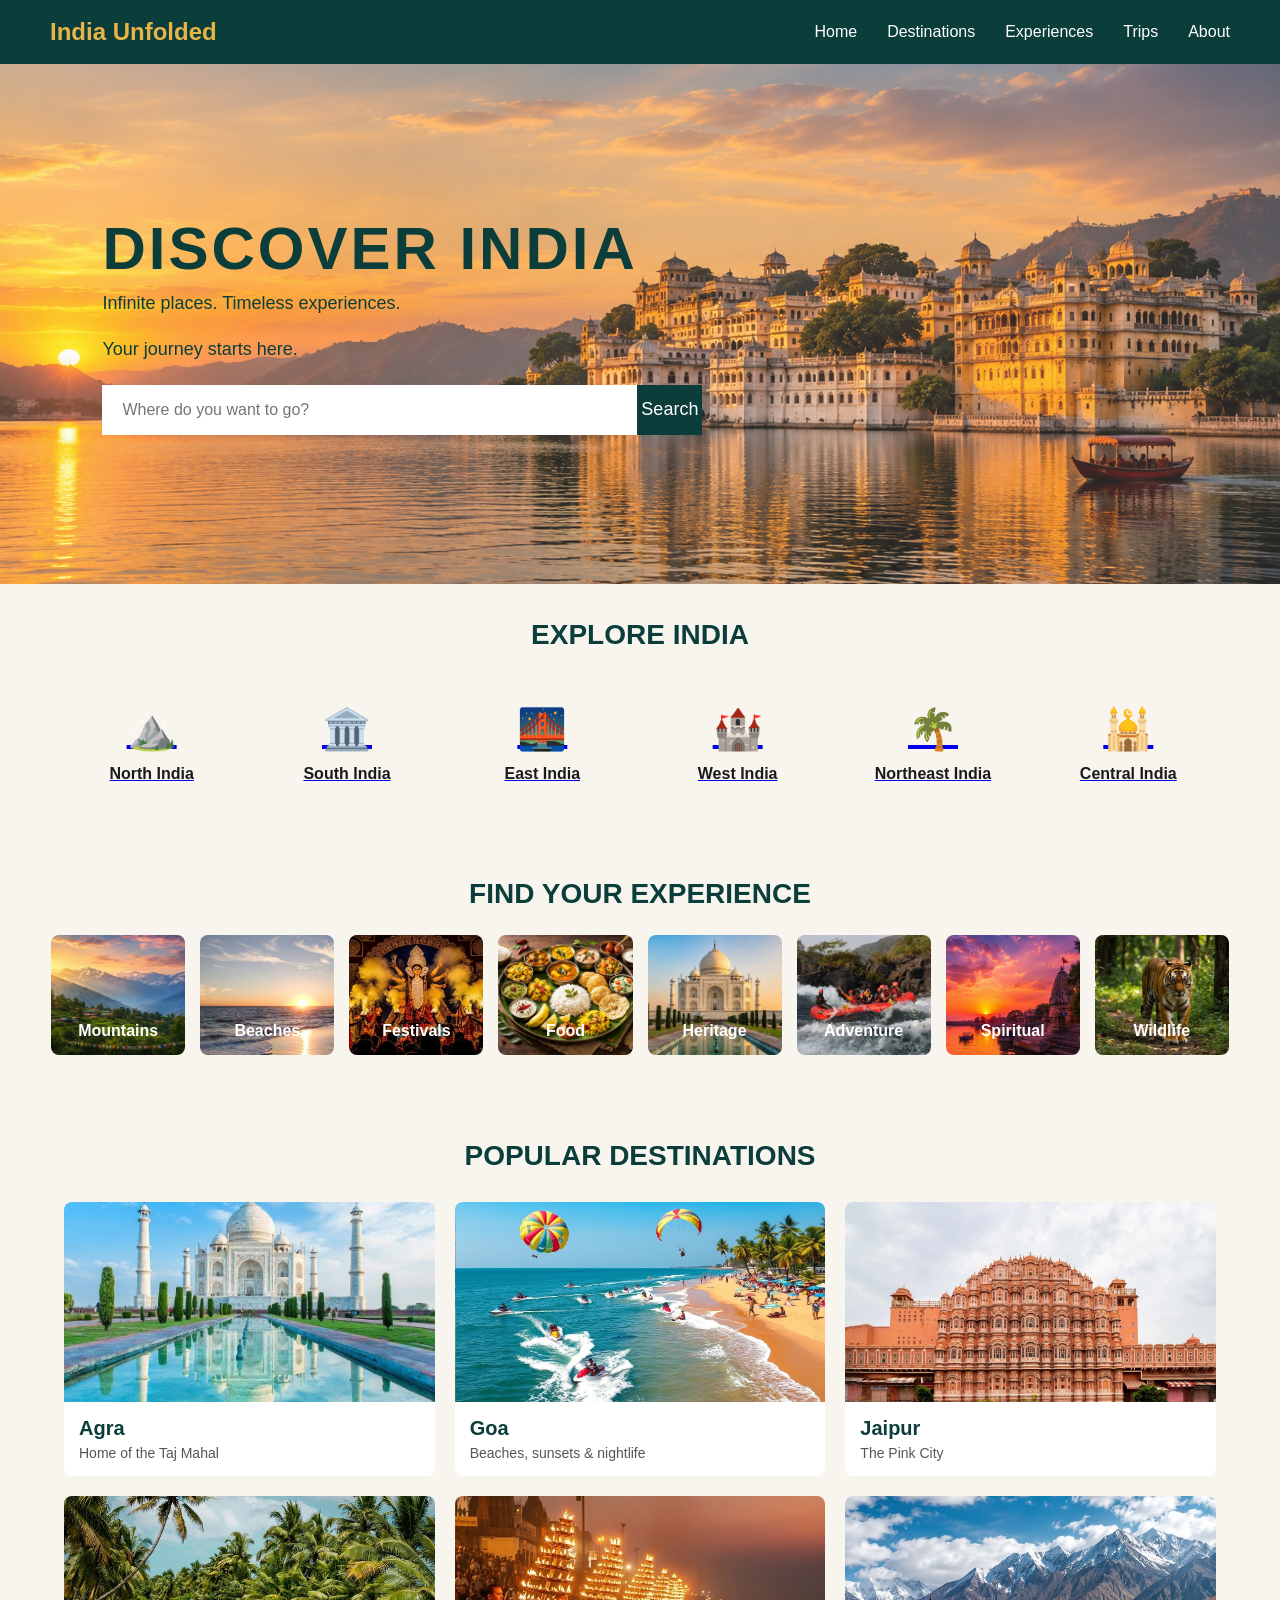
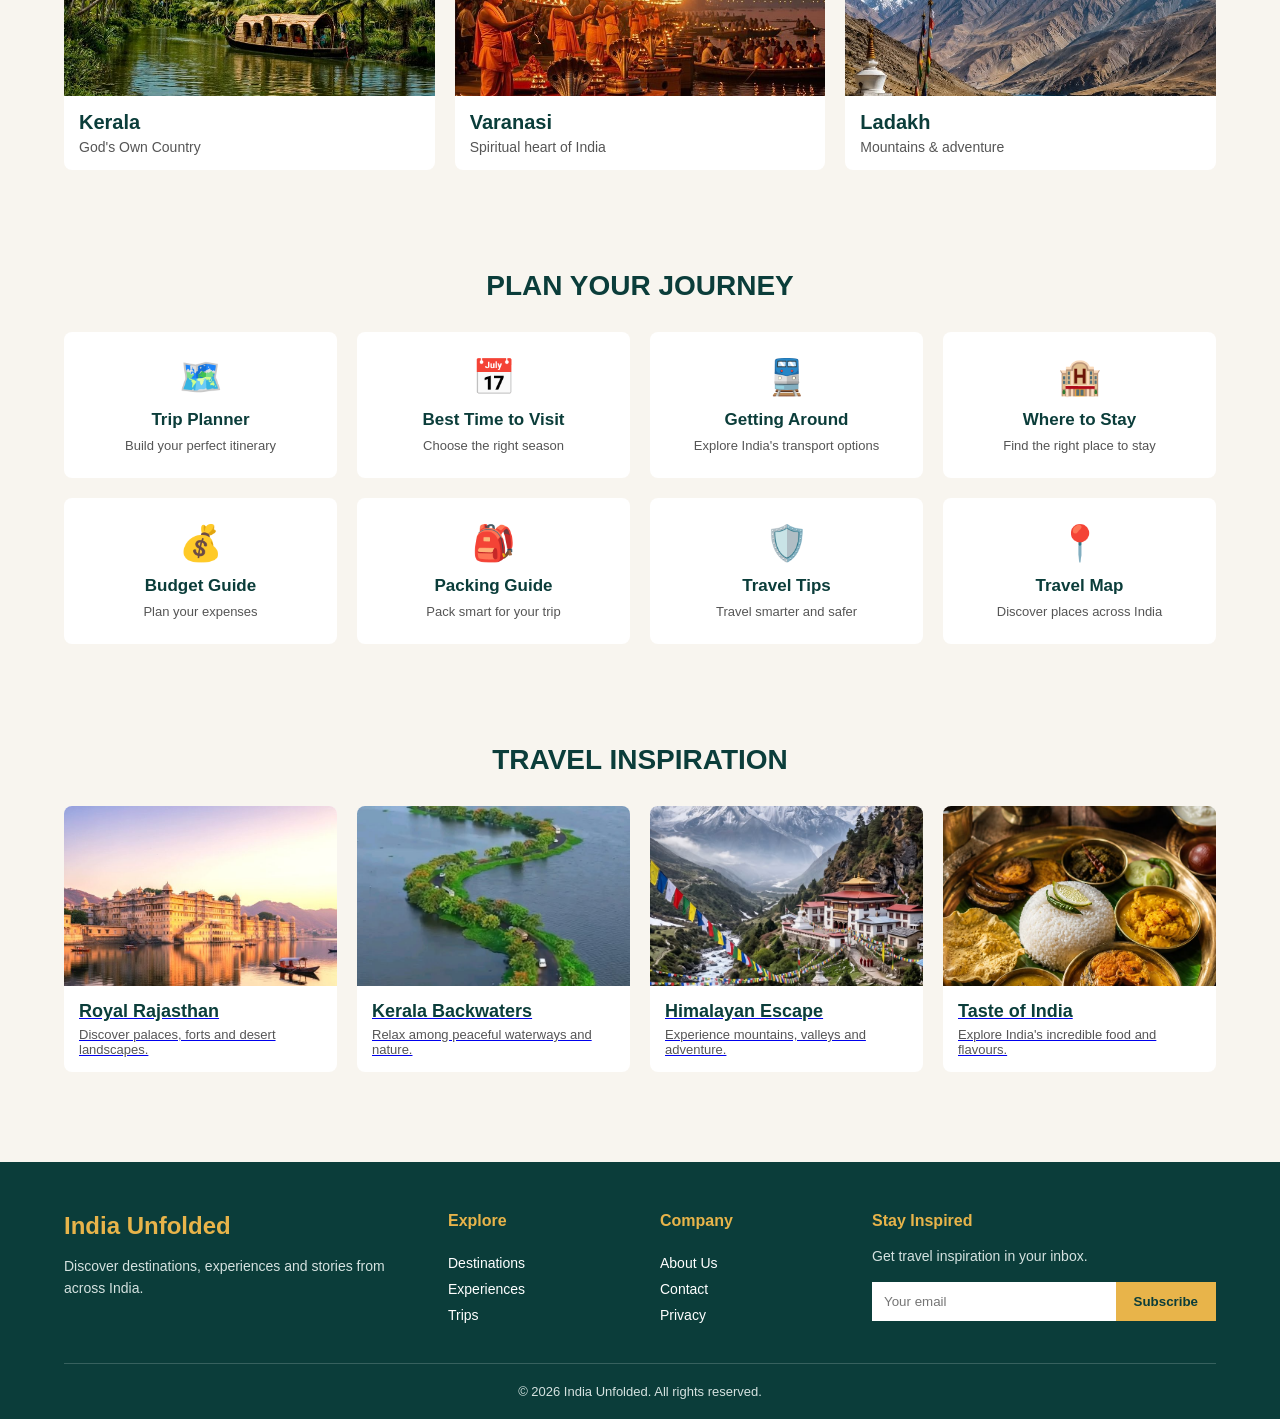
<file: index.html>
<!DOCTYPE html>
<html lang="en">

<head>
    <meta charset="UTF-8">
    <meta name="viewport" content="width=device-width, initial-scale=1.0">

    <title>India Unfolded</title>

    <link rel="stylesheet" href="css/style.css">
</head>

<body>

    <!-- HEADER -->

    <header>

        <nav>

            <a href="index.html">
                India Unfolded
            </a>

            <div>

                <a href="index.html">
                    Home
                </a>

                <a href="destinations.html">
                    Destinations
                </a>

                <a href="experiences.html">
                    Experiences
                </a>

                <a href="trips.html">
                    Trips
                </a>

                <a href="about.html">
                    About
                </a>

            </div>

        </nav>

    </header>


    <main>

        <!-- HERO -->

        <section class="hero">

            <div class="hero-content">

                <h1>
                    DISCOVER INDIA
                </h1>

                <p>
                    Infinite places. Timeless experiences.
                </p>

                <p>
                    Your journey starts here.
                </p>


                <div class="search-box">

                    <input
                        type="text"
                        placeholder="Where do you want to go?"
                    >

                    <button>
                        Search
                    </button>

                </div>

            </div>

        </section>


        <!-- EXPLORE INDIA -->

        <section class="explore">

            <h2>
                EXPLORE INDIA
            </h2>


            <div class="regions">


                <!-- NORTH INDIA -->

                <a href="destinations.html" class="region">

                    <div class="region-icon">
                        ⛰️
                    </div>

                    <h3>
                        North India
                    </h3>

                </a>


                <!-- SOUTH INDIA -->

                <a href="destinations.html" class="region">

                    <div class="region-icon">
                        🏛️
                    </div>

                    <h3>
                        South India
                    </h3>

                </a>


                <!-- EAST INDIA -->

                <a href="destinations.html" class="region">

                    <div class="region-icon">
                        🌉
                    </div>

                    <h3>
                        East India
                    </h3>

                </a>


                <!-- WEST INDIA -->

                <a href="destinations.html" class="region">

                    <div class="region-icon">
                        🏰
                    </div>

                    <h3>
                        West India
                    </h3>

                </a>


                <!-- NORTHEAST INDIA -->

                <a href="destinations.html" class="region">

                    <div class="region-icon">
                        🌴
                    </div>

                    <h3>
                        Northeast India
                    </h3>

                </a>


                <!-- CENTRAL INDIA -->

                <a href="destinations.html" class="region">

                    <div class="region-icon">
                        🕌
                    </div>

                    <h3>
                        Central India
                    </h3>

                </a>


            </div>

        </section>


        <!-- EXPERIENCES -->

        <section class="experiences">

            <h2>
                FIND YOUR EXPERIENCE
            </h2>


            <div class="experience-cards">


                <a
                    href="experiences.html"
                    class="experience-card mountains"
                >
                    <h3>
                        Mountains
                    </h3>
                </a>


                <a
                    href="experiences.html"
                    class="experience-card beaches"
                >
                    <h3>
                        Beaches
                    </h3>
                </a>


                <a
                    href="experiences.html"
                    class="experience-card festivals"
                >
                    <h3>
                        Festivals
                    </h3>
                </a>


                <a
                    href="experiences.html"
                    class="experience-card food"
                >
                    <h3>
                        Food
                    </h3>
                </a>


                <a
                    href="experiences.html"
                    class="experience-card heritage"
                >
                    <h3>
                        Heritage
                    </h3>
                </a>


                <a
                    href="experiences.html"
                    class="experience-card adventure"
                >
                    <h3>
                        Adventure
                    </h3>
                </a>


                <a
                    href="experiences.html"
                    class="experience-card spiritual"
                >
                    <h3>
                        Spiritual
                    </h3>
                </a>


                <a
                    href="experiences.html"
                    class="experience-card wildlife"
                >
                    <h3>
                        Wildlife
                    </h3>
                </a>


            </div>

        </section>


        <!-- POPULAR DESTINATIONS -->

        <section class="destinations">

            <h2>
                POPULAR DESTINATIONS
            </h2>


            <div class="destination-cards">


                <!-- AGRA -->

                <a
                    href="destinations.html"
                    class="destination-card"
                >

                    <div
                        class="destination-image taj-mahal"
                    ></div>

                    <h3>
                        Agra
                    </h3>

                    <p>
                        Home of the Taj Mahal
                    </p>

                </a>


                <!-- GOA -->

                <a
                    href="destinations.html"
                    class="destination-card"
                >

                    <div
                        class="destination-image goa"
                    ></div>

                    <h3>
                        Goa
                    </h3>

                    <p>
                        Beaches, sunsets & nightlife
                    </p>

                </a>


                <!-- JAIPUR -->

                <a
                    href="destinations.html"
                    class="destination-card"
                >

                    <div
                        class="destination-image jaipur"
                    ></div>

                    <h3>
                        Jaipur
                    </h3>

                    <p>
                        The Pink City
                    </p>

                </a>


                <!-- KERALA -->

                <a
                    href="destinations.html"
                    class="destination-card"
                >

                    <div
                        class="destination-image kerala"
                    ></div>

                    <h3>
                        Kerala
                    </h3>

                    <p>
                        God's Own Country
                    </p>

                </a>


                <!-- VARANASI -->

                <a
                    href="destinations.html"
                    class="destination-card"
                >

                    <div
                        class="destination-image varanasi"
                    ></div>

                    <h3>
                        Varanasi
                    </h3>

                    <p>
                        Spiritual heart of India
                    </p>

                </a>


                <!-- LADAKH -->

                <a
                    href="destinations.html"
                    class="destination-card"
                >

                    <div
                        class="destination-image ladakh"
                    ></div>

                    <h3>
                        Ladakh
                    </h3>

                    <p>
                        Mountains & adventure
                    </p>

                </a>


            </div>

        </section>


        <!-- PLAN YOUR JOURNEY -->

        <section class="plan">

            <h2>
                PLAN YOUR JOURNEY
            </h2>


            <div class="plan-cards">


                <!-- TRIP PLANNER -->

                <a
                    href="planner.html"
                    class="plan-card"
                >

                    <div class="plan-icon">
                        🗺️
                    </div>

                    <h3>
                        Trip Planner
                    </h3>

                    <p>
                        Build your perfect itinerary
                    </p>

                </a>


                <!-- BEST TIME -->

                <a
                    href="best-time.html"
                    class="plan-card"
                >

                    <div class="plan-icon">
                        📅
                    </div>

                    <h3>
                        Best Time to Visit
                    </h3>

                    <p>
                        Choose the right season
                    </p>

                </a>


                <!-- GETTING AROUND -->

                <a
                    href="getting-around.html"
                    class="plan-card"
                >

                    <div class="plan-icon">
                        🚆
                    </div>

                    <h3>
                        Getting Around
                    </h3>

                    <p>
                        Explore India's transport options
                    </p>

                </a>


                <!-- WHERE TO STAY -->

                <a
                    href="stay.html"
                    class="plan-card"
                >

                    <div class="plan-icon">
                        🏨
                    </div>

                    <h3>
                        Where to Stay
                    </h3>

                    <p>
                        Find the right place to stay
                    </p>

                </a>


                <!-- BUDGET -->

                <a
                    href="budget.html"
                    class="plan-card"
                >

                    <div class="plan-icon">
                        💰
                    </div>

                    <h3>
                        Budget Guide
                    </h3>

                    <p>
                        Plan your expenses
                    </p>

                </a>


                <!-- PACKING -->

                <a
                    href="essentials.html"
                    class="plan-card"
                >

                    <div class="plan-icon">
                        🎒
                    </div>

                    <h3>
                        Packing Guide
                    </h3>

                    <p>
                        Pack smart for your trip
                    </p>

                </a>


                <!-- TRAVEL TIPS -->

                <a
                    href="tips.html"
                    class="plan-card"
                >

                    <div class="plan-icon">
                        🛡️
                    </div>

                    <h3>
                        Travel Tips
                    </h3>

                    <p>
                        Travel smarter and safer
                    </p>

                </a>


                <!-- TRAVEL MAP -->

                <a
                    href="destinations.html"
                    class="plan-card"
                >

                    <div class="plan-icon">
                        📍
                    </div>

                    <h3>
                        Travel Map
                    </h3>

                    <p>
                        Discover places across India
                    </p>

                </a>


            </div>

        </section>


        <!-- TRAVEL INSPIRATION -->

        <section class="inspiration">

            <h2>
                TRAVEL INSPIRATION
            </h2>


            <div class="inspiration-cards">


                <!-- RAJASTHAN -->

                <a
                    href="destinations.html"
                    class="inspiration-card"
                >

                    <div
                        class="inspiration-image rajasthan"
                    ></div>

                    <h3>
                        Royal Rajasthan
                    </h3>

                    <p>
                        Discover palaces, forts and desert landscapes.
                    </p>

                </a>


                <!-- KERALA -->

                <a
                    href="destinations.html"
                    class="inspiration-card"
                >

                    <div
                        class="inspiration-image kerala-backwaters"
                    ></div>

                    <h3>
                        Kerala Backwaters
                    </h3>

                    <p>
                        Relax among peaceful waterways and nature.
                    </p>

                </a>


                <!-- HIMALAYAS -->

                <a
                    href="destinations.html"
                    class="inspiration-card"
                >

                    <div
                        class="inspiration-image himalayas"
                    ></div>

                    <h3>
                        Himalayan Escape
                    </h3>

                    <p>
                        Experience mountains, valleys and adventure.
                    </p>

                </a>


                <!-- INDIAN FOOD -->

                <a
                    href="food.html"
                    class="inspiration-card"
                >

                    <div
                        class="inspiration-image indian-food"
                    ></div>

                    <h3>
                        Taste of India
                    </h3>

                    <p>
                        Explore India's incredible food and flavours.
                    </p>

                </a>


            </div>

        </section>

    </main>


    <!-- FOOTER -->

    <footer>

        <div class="footer-content">


            <!-- ABOUT -->

            <div class="footer-about">

                <h3>
                    India Unfolded
                </h3>

                <p>
                    Discover destinations, experiences and stories
                    from across India.
                </p>

            </div>


            <!-- EXPLORE LINKS -->

            <div class="footer-links">

                <h4>
                    Explore
                </h4>

                <a href="destinations.html">
                    Destinations
                </a>

                <a href="experiences.html">
                    Experiences
                </a>

                <a href="trips.html">
                    Trips
                </a>

            </div>


            <!-- COMPANY LINKS -->

            <div class="footer-links">

                <h4>
                    Company
                </h4>

                <a href="about.html">
                    About Us
                </a>

                <a href="#">
                    Contact
                </a>

                <a href="#">
                    Privacy
                </a>

            </div>


            <!-- NEWSLETTER -->

            <div class="newsletter">

                <h4>
                    Stay Inspired
                </h4>

                <p>
                    Get travel inspiration in your inbox.
                </p>


                <div class="newsletter-box">

                    <input
                        type="email"
                        placeholder="Your email"
                    >

                    <button>
                        Subscribe
                    </button>

                </div>

            </div>


        </div>


        <div class="footer-bottom">

            <p>
                © 2026 India Unfolded. All rights reserved.
            </p>

        </div>

    </footer>


    <script src="js/script.js"></script>

</body>

</html>
</file>
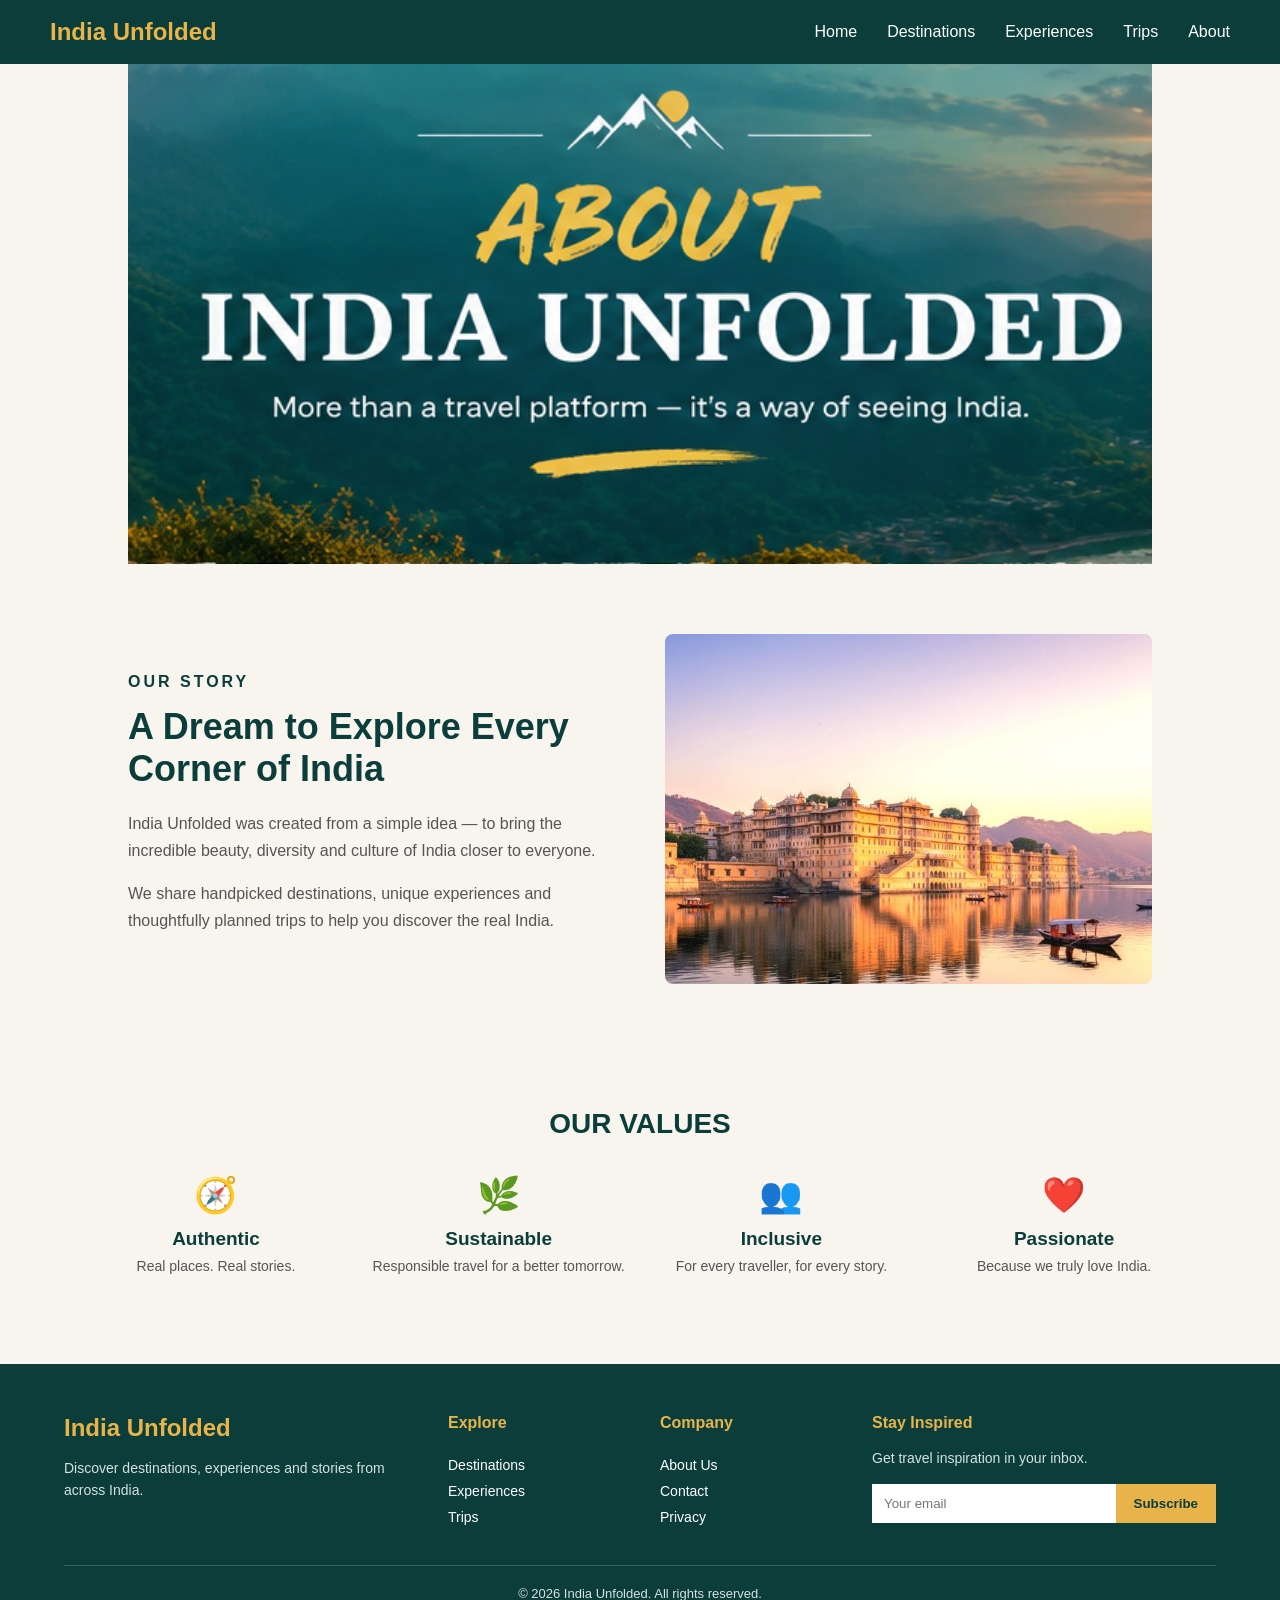
<file: about.html>
<!DOCTYPE html>
<html lang="en">

<head>
    <meta charset="UTF-8">
    <meta name="viewport" content="width=device-width, initial-scale=1.0">

    <title>About - India Unfolded</title>

    <link rel="stylesheet" href="css/style.css">
</head>

<body>

<header>
    <nav>

        <a href="index.html">India Unfolded</a>

        <div>
            <a href="index.html">Home</a>
            <a href="destinations.html">Destinations</a>
            <a href="experiences.html">Experiences</a>
            <a href="trips.html">Trips</a>
            <a href="about.html">About</a>
        </div>

    </nav>
</header>


<main>

    <!-- About Hero -->

    <section class="about-hero">
    </section>


    <!-- Our Story -->

    <section class="about-story">

        <div class="story-text">

            <h2>OUR STORY</h2>

            <h3>A Dream to Explore Every Corner of India</h3>

            <p>
                India Unfolded was created from a simple idea —
                to bring the incredible beauty, diversity and culture
                of India closer to everyone.
            </p>

            <p>
                We share handpicked destinations, unique experiences
                and thoughtfully planned trips to help you discover
                the real India.
            </p>

        </div>


        <div class="story-image">

            <img src="images/rajasthan.jpg" alt="Travel in Rajasthan">

        </div>

    </section>


    <!-- Our Values -->

    <section class="values">

        <h2>OUR VALUES</h2>

        <div class="values-grid">

            <div class="value-item">
                <div class="value-icon">🧭</div>
                <h3>Authentic</h3>
                <p>Real places. Real stories.</p>
            </div>


            <div class="value-item">
                <div class="value-icon">🌿</div>
                <h3>Sustainable</h3>
                <p>Responsible travel for a better tomorrow.</p>
            </div>


            <div class="value-item">
                <div class="value-icon">👥</div>
                <h3>Inclusive</h3>
                <p>For every traveller, for every story.</p>
            </div>


            <div class="value-item">
                <div class="value-icon">❤️</div>
                <h3>Passionate</h3>
                <p>Because we truly love India.</p>
            </div>

        </div>

    </section>

</main>


<footer>

    <div class="footer-content">

        <div class="footer-about">

            <h3>India Unfolded</h3>

            <p>
                Discover destinations, experiences and stories from across India.
            </p>

        </div>


        <div class="footer-links">

            <h4>Explore</h4>

            <a href="destinations.html">Destinations</a>
            <a href="experiences.html">Experiences</a>
            <a href="trips.html">Trips</a>

        </div>


        <div class="footer-links">

            <h4>Company</h4>

            <a href="about.html">About Us</a>
            <a href="#">Contact</a>
            <a href="#">Privacy</a>

        </div>


        <div class="newsletter">

            <h4>Stay Inspired</h4>

            <p>Get travel inspiration in your inbox.</p>

            <div class="newsletter-box">

                <input type="email" placeholder="Your email">

                <button>Subscribe</button>

            </div>

        </div>

    </div>


    <div class="footer-bottom">

        <p>© 2026 India Unfolded. All rights reserved.</p>

    </div>

</footer>


<script src="js/script.js"></script>

</body>

</html>
</file>
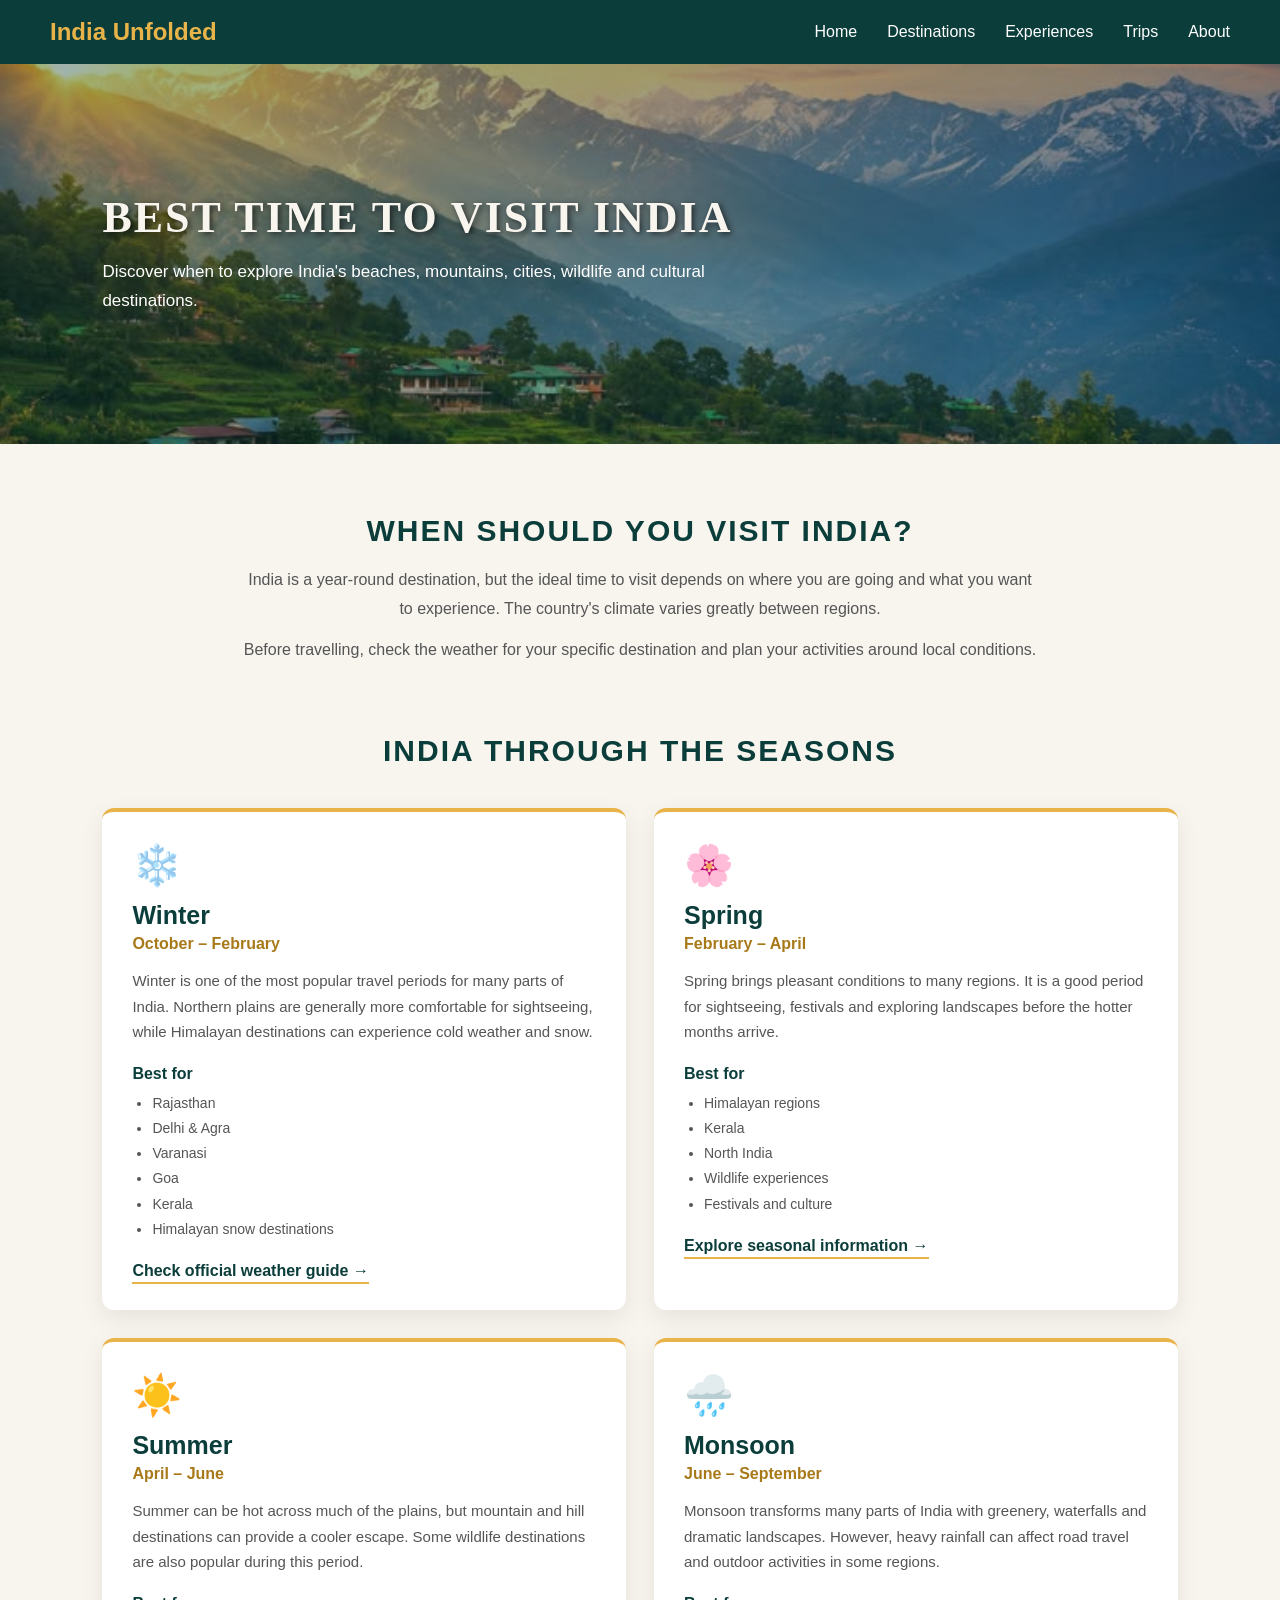
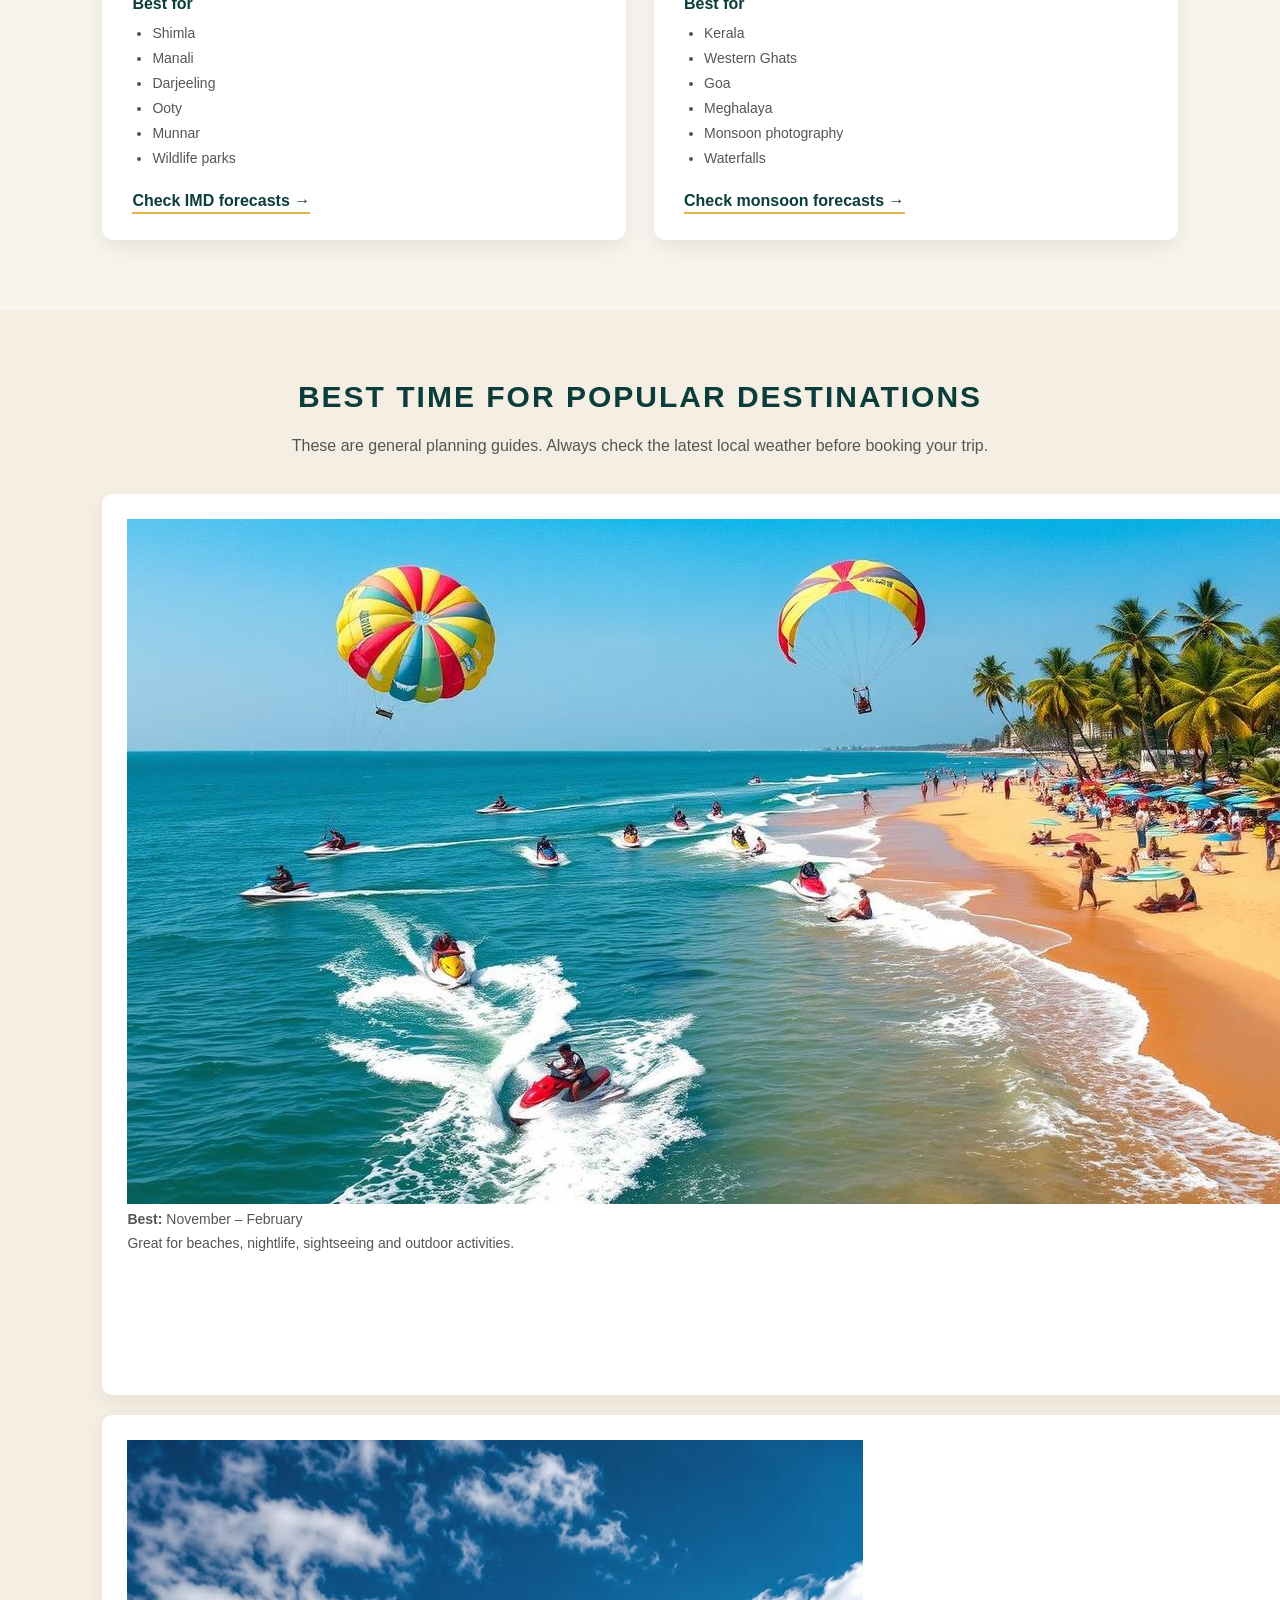
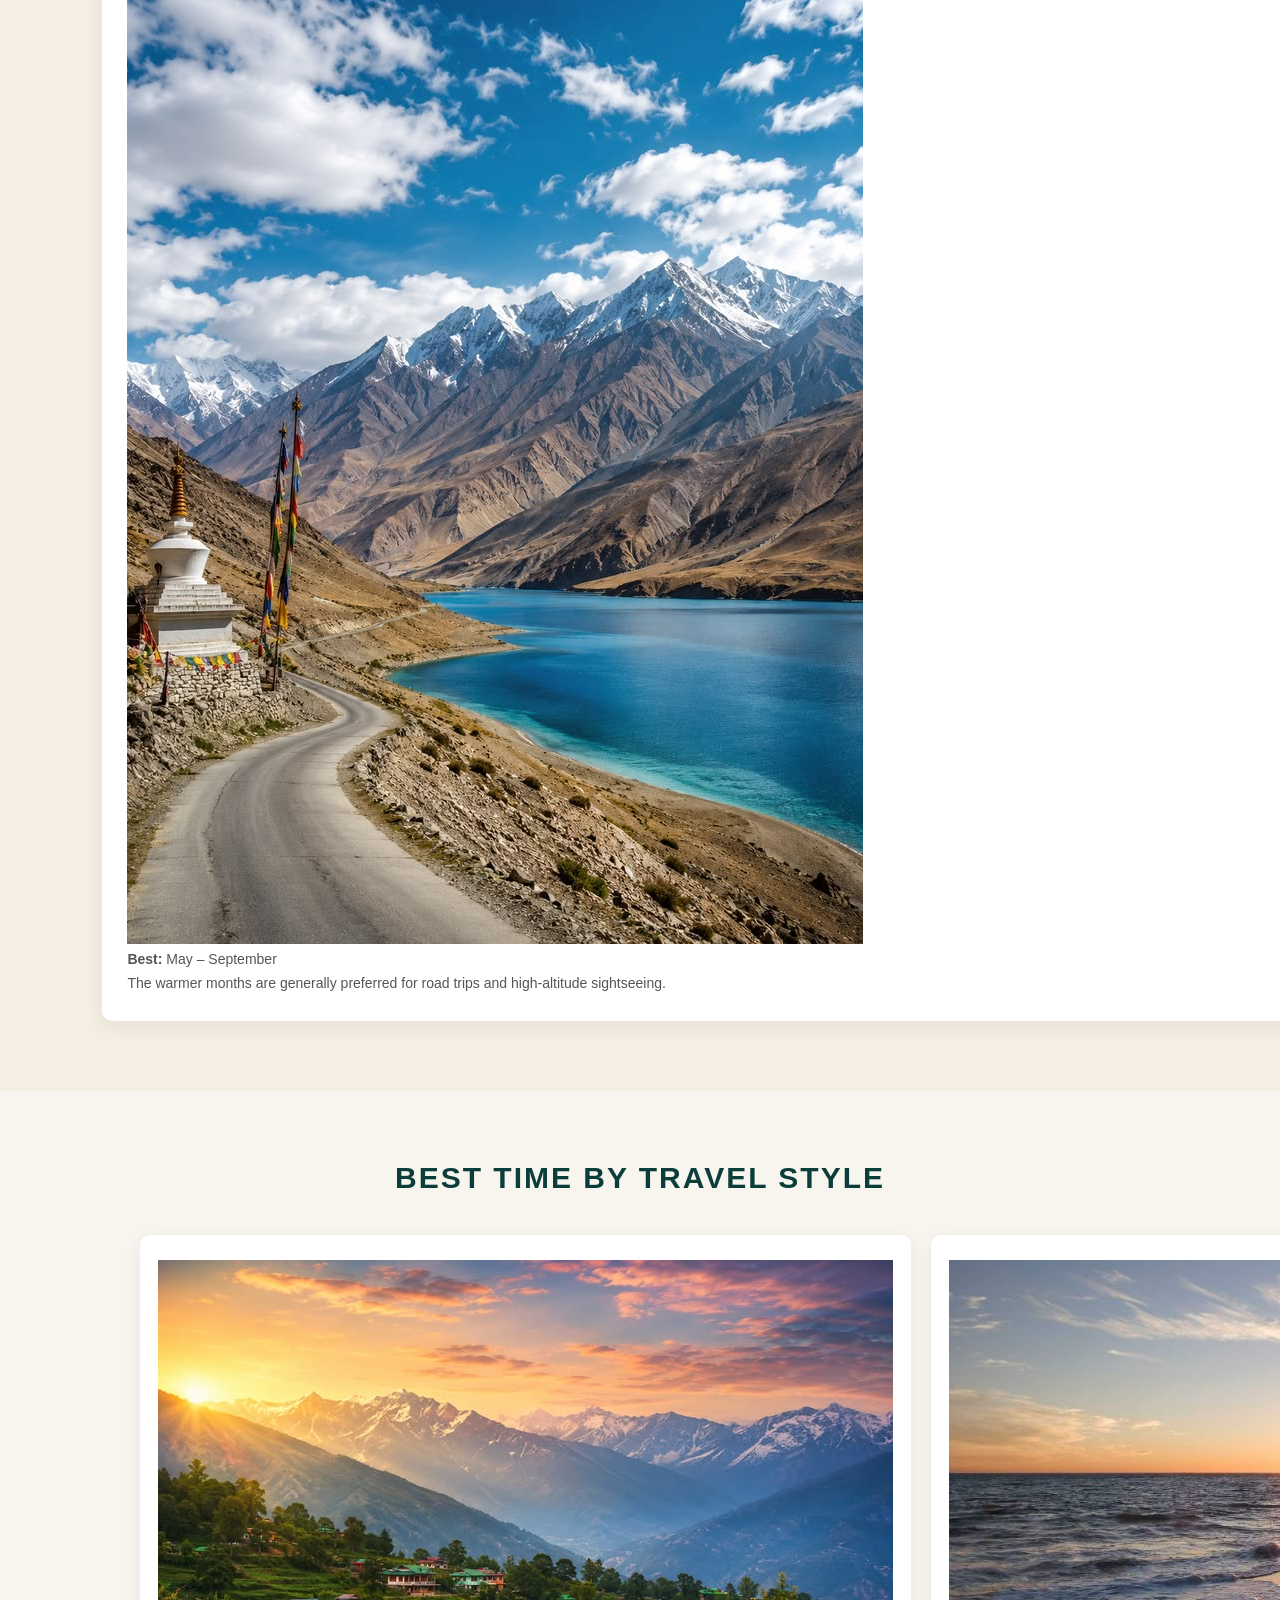
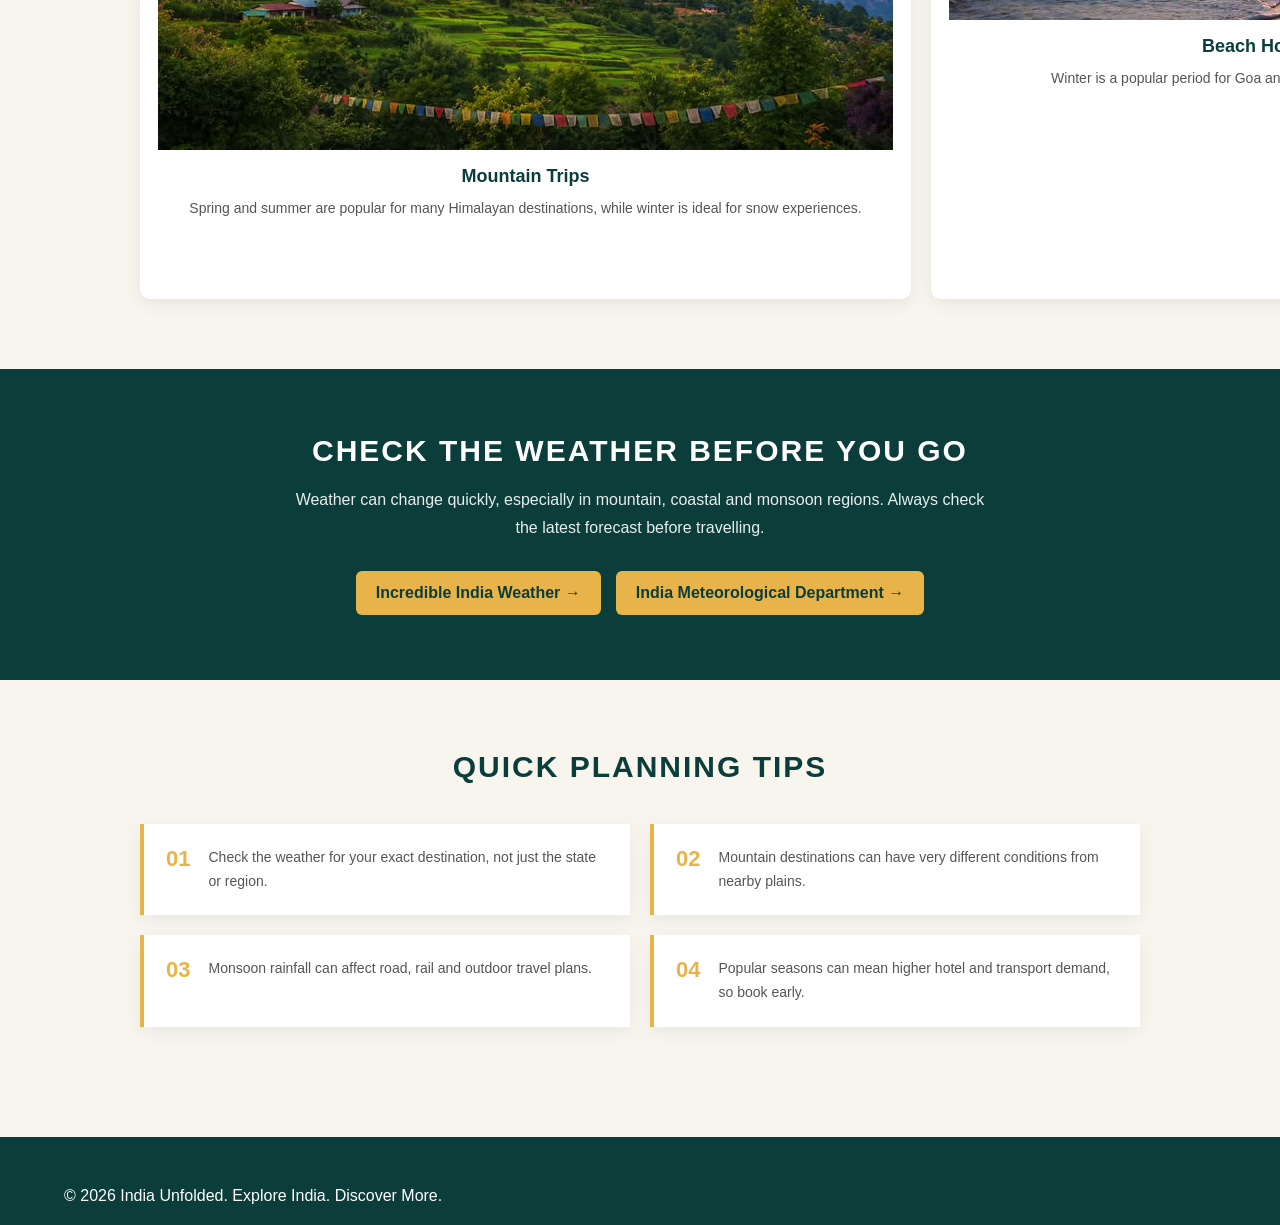
<file: best-time.html>
<!DOCTYPE html>
<html lang="en">

<head>
    <meta charset="UTF-8">
    <meta name="viewport" content="width=device-width, initial-scale=1.0">

    <title>Best Time to Visit India - India Unfolded</title>

    <link rel="stylesheet" href="css/style.css">
</head>

<body>

    <!-- HEADER -->

    <header>
        <nav>

            <a href="index.html">India Unfolded</a>

            <div>
                <a href="index.html">Home</a>
                <a href="destinations.html">Destinations</a>
                <a href="experiences.html">Experiences</a>
                <a href="trips.html">Trips</a>
                <a href="about.html">About</a>
            </div>

        </nav>
    </header>


    <main>

        <!-- HERO -->

        <section class="best-time-hero">

            <div class="best-time-hero-content">

                <h1>BEST TIME TO VISIT INDIA</h1>

                <p>
                    Discover when to explore India's beaches, mountains,
                    cities, wildlife and cultural destinations.
                </p>

            </div>

        </section>


        <!-- INTRO -->

        <section class="best-time-intro">

            <h2>WHEN SHOULD YOU VISIT INDIA?</h2>

            <p>
                India is a year-round destination, but the ideal time to visit
                depends on where you are going and what you want to experience.
                The country's climate varies greatly between regions.
            </p>

            <p>
                Before travelling, check the weather for your specific
                destination and plan your activities around local conditions.
            </p>

        </section>


        <!-- SEASONS -->

        <section class="season-section">

            <h2>INDIA THROUGH THE SEASONS</h2>

            <div class="season-grid">


                <!-- WINTER -->

                <article class="season-card">

                    <div class="season-icon">❄️</div>

                    <h3>Winter</h3>

                    <span class="season-months">
                        October – February
                    </span>

                    <p>
                        Winter is one of the most popular travel periods
                        for many parts of India. Northern plains are generally
                        more comfortable for sightseeing, while Himalayan
                        destinations can experience cold weather and snow.
                    </p>

                    <h4>Best for</h4>

                    <ul>
                        <li>Rajasthan</li>
                        <li>Delhi & Agra</li>
                        <li>Varanasi</li>
                        <li>Goa</li>
                        <li>Kerala</li>
                        <li>Himalayan snow destinations</li>
                    </ul>

                    <a href="https://www.incredibleindia.gov.in/en/plan-your-trip/weather"
                       target="_blank"
                       rel="noopener noreferrer">
                        Check official weather guide →
                    </a>

                </article>


                <!-- SPRING -->

                <article class="season-card">

                    <div class="season-icon">🌸</div>

                    <h3>Spring</h3>

                    <span class="season-months">
                        February – April
                    </span>

                    <p>
                        Spring brings pleasant conditions to many regions.
                        It is a good period for sightseeing, festivals and
                        exploring landscapes before the hotter months arrive.
                    </p>

                    <h4>Best for</h4>

                    <ul>
                        <li>Himalayan regions</li>
                        <li>Kerala</li>
                        <li>North India</li>
                        <li>Wildlife experiences</li>
                        <li>Festivals and culture</li>
                    </ul>

                    <a href="https://www.incredibleindia.gov.in/en/plan-your-trip/weather"
                       target="_blank"
                       rel="noopener noreferrer">
                        Explore seasonal information →
                    </a>

                </article>


                <!-- SUMMER -->

                <article class="season-card">

                    <div class="season-icon">☀️</div>

                    <h3>Summer</h3>

                    <span class="season-months">
                        April – June
                    </span>

                    <p>
                        Summer can be hot across much of the plains, but
                        mountain and hill destinations can provide a cooler
                        escape. Some wildlife destinations are also popular
                        during this period.
                    </p>

                    <h4>Best for</h4>

                    <ul>
                        <li>Shimla</li>
                        <li>Manali</li>
                        <li>Darjeeling</li>
                        <li>Ooty</li>
                        <li>Munnar</li>
                        <li>Wildlife parks</li>
                    </ul>

                    <a href="https://mausam.imd.gov.in/responsive/seasonal_forecast.php"
                       target="_blank"
                       rel="noopener noreferrer">
                        Check IMD forecasts →
                    </a>

                </article>


                <!-- MONSOON -->

                <article class="season-card">

                    <div class="season-icon">🌧️</div>

                    <h3>Monsoon</h3>

                    <span class="season-months">
                        June – September
                    </span>

                    <p>
                        Monsoon transforms many parts of India with greenery,
                        waterfalls and dramatic landscapes. However, heavy
                        rainfall can affect road travel and outdoor activities
                        in some regions.
                    </p>

                    <h4>Best for</h4>

                    <ul>
                        <li>Kerala</li>
                        <li>Western Ghats</li>
                        <li>Goa</li>
                        <li>Meghalaya</li>
                        <li>Monsoon photography</li>
                        <li>Waterfalls</li>
                    </ul>

                    <a href="https://mausam.imd.gov.in/responsive/seasonal_forecast.php"
                       target="_blank"
                       rel="noopener noreferrer">
                        Check monsoon forecasts →
                    </a>

                </article>


            </div>

        </section>


        <!-- DESTINATION GUIDE -->

        <section class="destination-season-section">

            <h2>BEST TIME FOR POPULAR DESTINATIONS</h2>

            <p class="section-intro">
                These are general planning guides. Always check the latest
                local weather before booking your trip.
            </p>


            <div class="destination-season-grid">


                <div class="destination-season-card">

                    <img src="images/goa.jpg" alt="Goa beaches">

                    <p>
                        <strong>Best:</strong> November – February
                    </p>

                    <p>
                        Great for beaches, nightlife, sightseeing and
                        outdoor activities.
                    </p>

                </div>


                <div class="destination-season-card">

                    <img src="images/jaipur.jpg" alt="jaipur city">

                    <p>
                        <strong>Best:</strong> October – March
                    </p>

                    <p>
                        Cooler weather makes forts, palaces and desert
                        experiences more comfortable.
                    </p>

                </div>


                <div class="destination-season-card">

                    <img src="images/kerala.jpg" alt="kerala">
                    <p>
                        <strong>Best:</strong> October – February
                    </p>

                    <p>
                        A popular period for backwaters, beaches and
                        sightseeing.
                    </p>

                </div>


                <div class="destination-season-card">

                    <img src="images/ladakh.jpg" alt="ladakh">

                    <p>
                        <strong>Best:</strong> May – September
                    </p>

                    <p>
                        The warmer months are generally preferred for
                        road trips and high-altitude sightseeing.
                    </p>

                </div>


                <div class="destination-season-card">

                    <img src="images/taj-mahal.jpg" alt="taj mahal">

                    <p>
                        <strong>Best:</strong> October – March
                    </p>

                    <p>
                        Cooler conditions are generally more comfortable
                        for visiting the Taj Mahal and nearby monuments.
                    </p>

                </div>


                <div class="destination-season-card">

                    <img src="images/varanasi.jpg" alt="vanarasi">

                    <p>
                        <strong>Best:</strong> October – March
                    </p>

                    <p>
                        Pleasant weather makes it easier to explore the
                        ghats, temples and surrounding attractions.
                    </p>

                </div>


            </div>

        </section>


        <!-- TRAVEL BY INTEREST -->

        <section class="interest-section">

            <h2>BEST TIME BY TRAVEL STYLE</h2>

            <div class="interest-grid">


                <div class="interest-card">

                    <img src="images/mountains.jpg" alt="mountains">

                    <h3>Mountain Trips</h3>

                    <p>
                        Spring and summer are popular for many Himalayan
                        destinations, while winter is ideal for snow experiences.
                    </p>

                </div>


                <div class="interest-card">

                    <img src="images/beaches.jpg" alt="beaches">

                    <h3>Beach Holidays</h3>

                    <p>
                        Winter is a popular period for Goa and many other
                        beach destinations.
                    </p>

                </div>


                <div class="interest-card">

                    <img src="images/wildlife.jpg" alt="wildlife">

                    <h3>Wildlife</h3>

                    <p>
                        Many national parks are especially popular during
                        the drier and warmer months, subject to park rules.
                    </p>

                </div>


                <div class="interest-card">

                    <img src="images/heritage.jpg" alt="heritage">

                    <h3>Heritage & Culture</h3>

                    <p>
                        Cooler months are generally more comfortable for
                        exploring forts, monuments, temples and cities.
                    </p>

                </div>


            </div>

        </section>


        <!-- WEATHER CHECK -->

        <section class="weather-check">

            <h2>CHECK THE WEATHER BEFORE YOU GO</h2>

            <p>
                Weather can change quickly, especially in mountain,
                coastal and monsoon regions. Always check the latest
                forecast before travelling.
            </p>

            <div class="weather-buttons">

                <a href="https://www.incredibleindia.gov.in/en/plan-your-trip/weather"
                   target="_blank"
                   rel="noopener noreferrer">
                    Incredible India Weather →
                </a>

                <a href="https://mausam.imd.gov.in/responsive/seasonal_forecast.php"
                   target="_blank"
                   rel="noopener noreferrer">
                    India Meteorological Department →
                </a>

            </div>

        </section>


        <!-- TRAVEL TIPS -->

        <section class="best-time-tips">

            <h2>QUICK PLANNING TIPS</h2>

            <div class="quick-tips">

                <div>
                    <strong>01</strong>
                    <p>
                        Check the weather for your exact destination,
                        not just the state or region.
                    </p>
                </div>

                <div>
                    <strong>02</strong>
                    <p>
                        Mountain destinations can have very different
                        conditions from nearby plains.
                    </p>
                </div>

                <div>
                    <strong>03</strong>
                    <p>
                        Monsoon rainfall can affect road, rail and
                        outdoor travel plans.
                    </p>
                </div>

                <div>
                    <strong>04</strong>
                    <p>
                        Popular seasons can mean higher hotel and
                        transport demand, so book early.
                    </p>
                </div>

            </div>

        </section>


    </main>


    <!-- FOOTER -->

    <footer>

        <p>
            © 2026 India Unfolded. Explore India. Discover More.
        </p>

    </footer>


    <script src="js/script.js"></script>

</body>

</html>
</file>
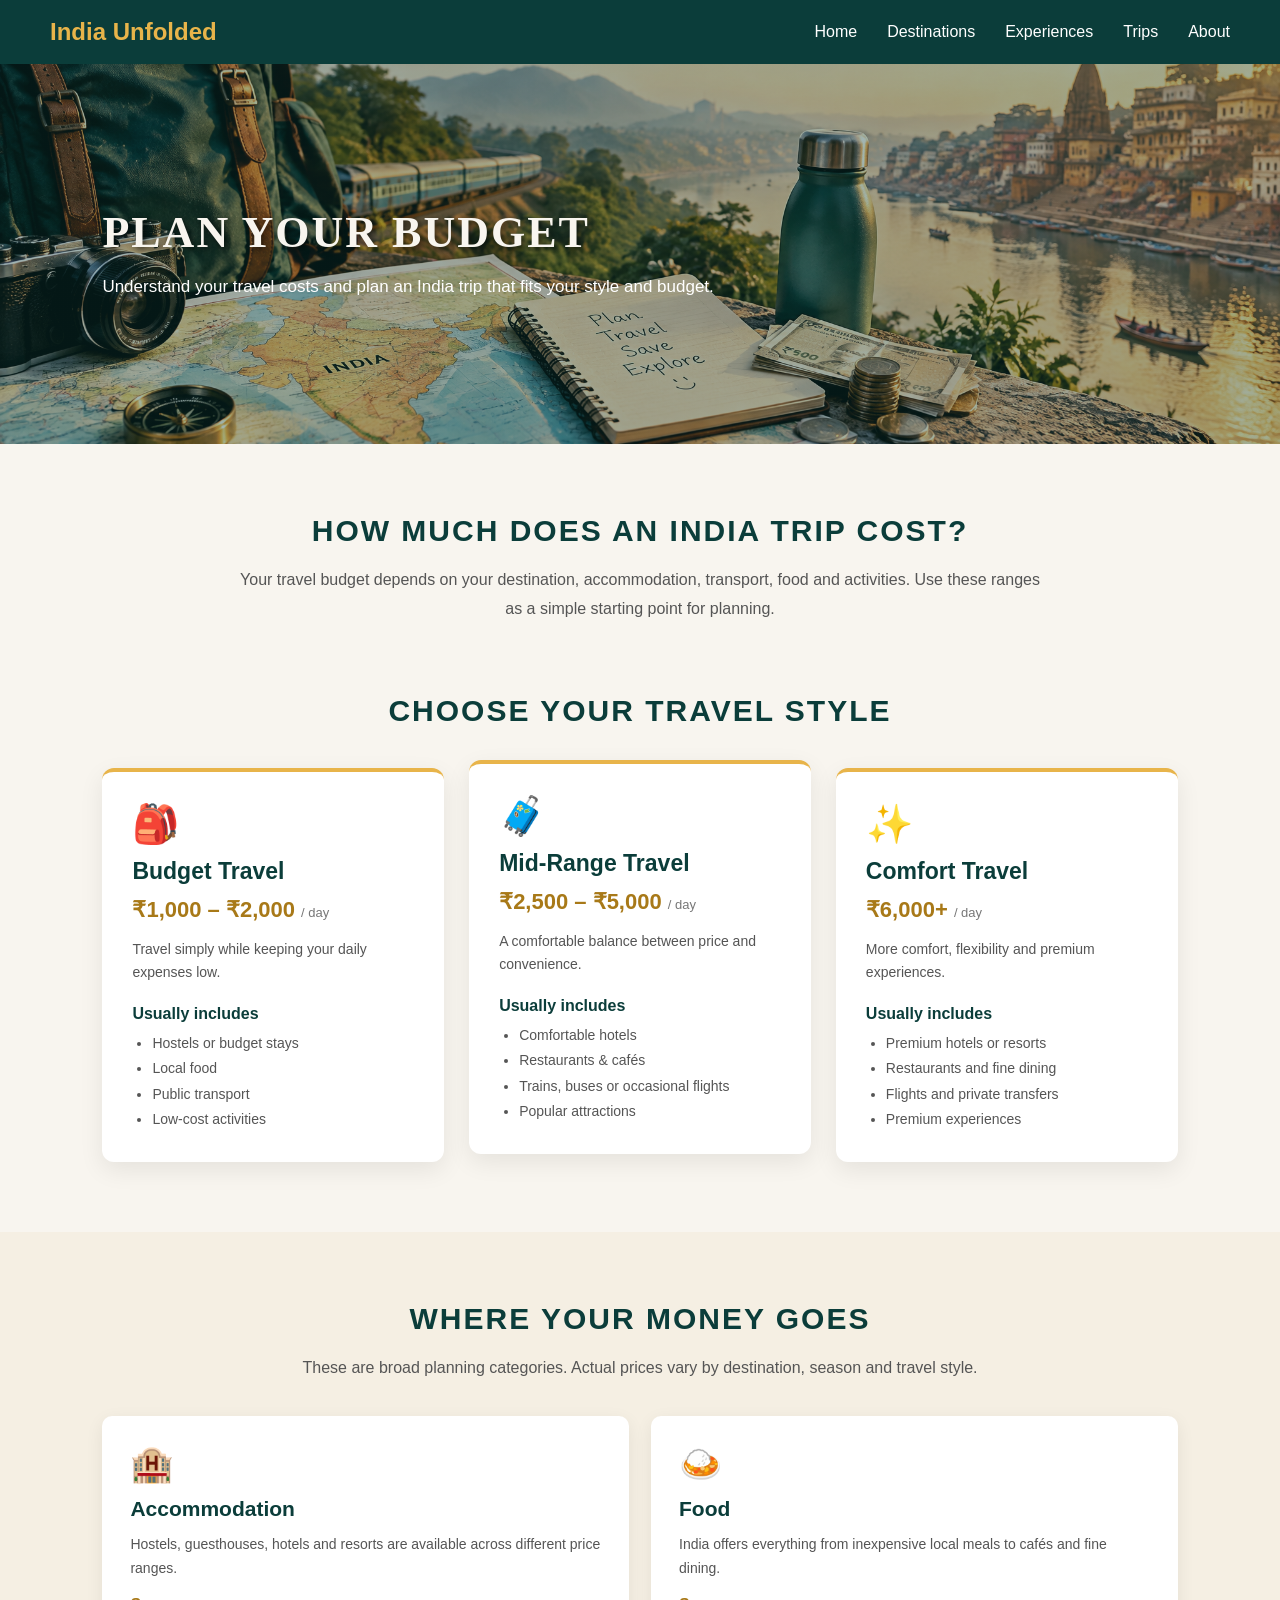
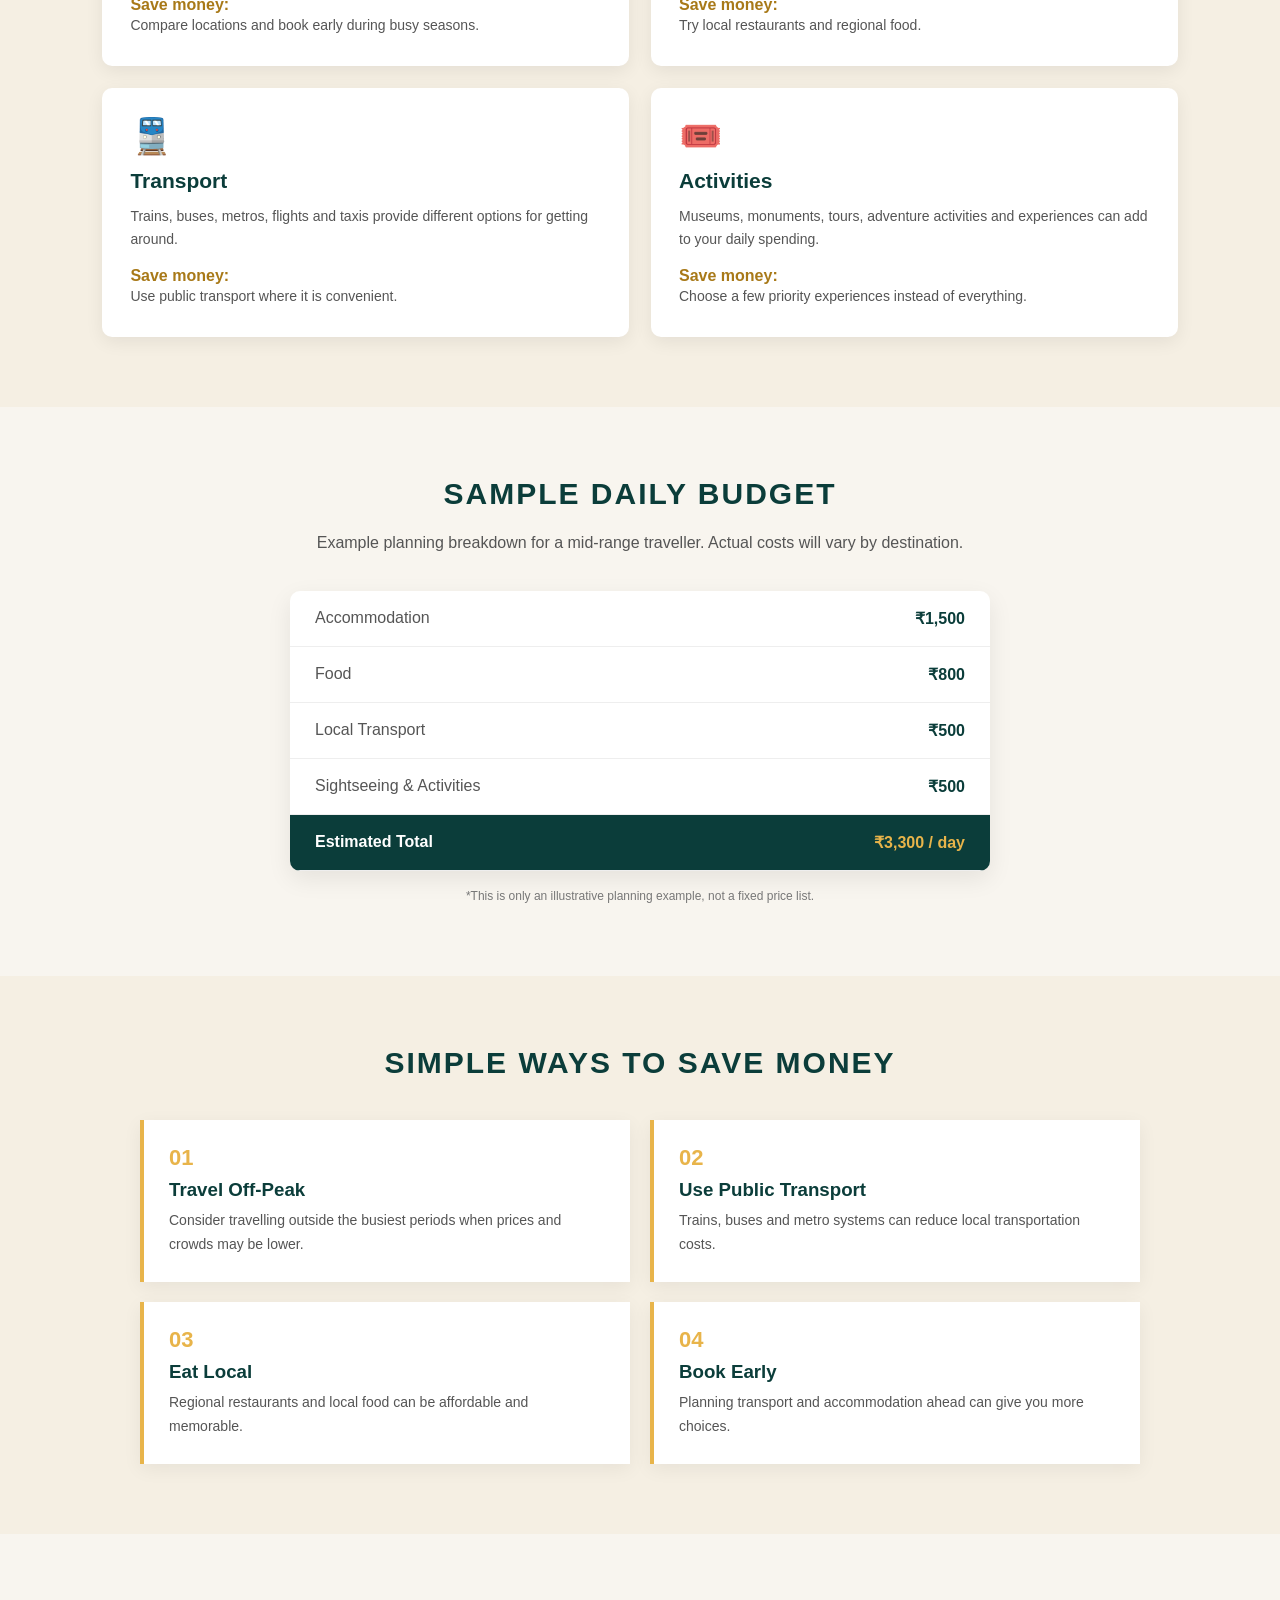
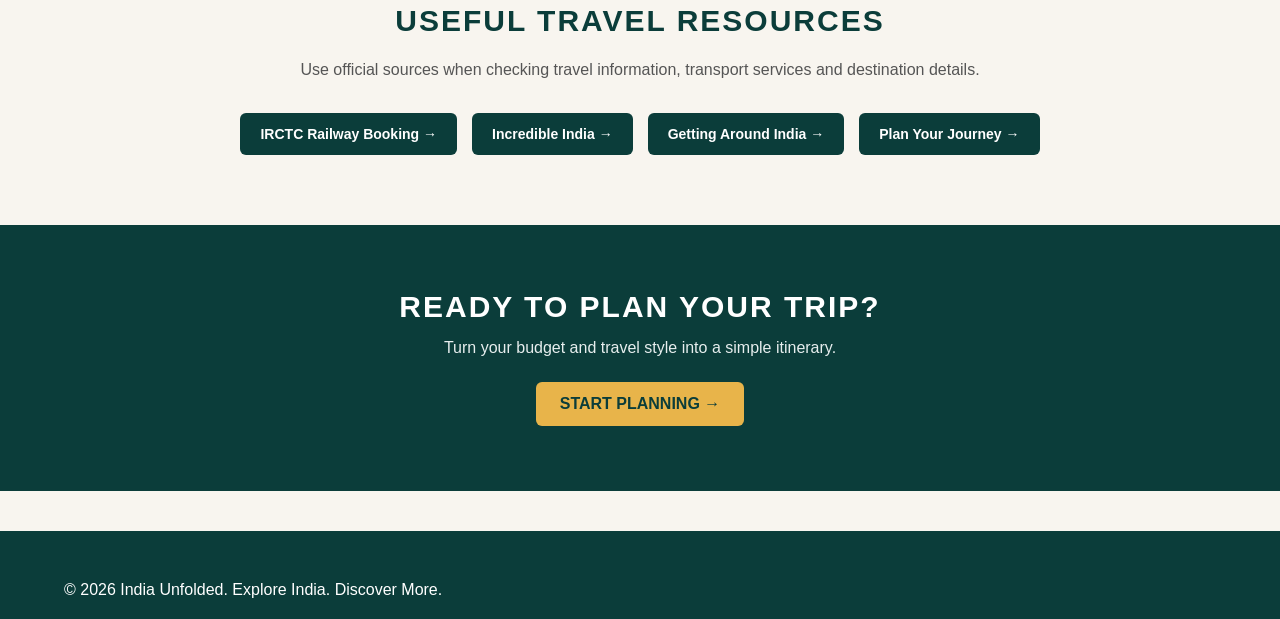
<file: budget.html>
<!DOCTYPE html>
<html lang="en">

<head>
    <meta charset="UTF-8">
    <meta name="viewport" content="width=device-width, initial-scale=1.0">

    <title>Budget & Costs - India Unfolded</title>

    <link rel="stylesheet" href="css/style.css">
</head>

<body>

    <!-- HEADER -->

    <header>
        <nav>

            <a href="index.html">India Unfolded</a>

            <div>
                <a href="index.html">Home</a>
                <a href="destinations.html">Destinations</a>
                <a href="experiences.html">Experiences</a>
                <a href="trips.html">Trips</a>
                <a href="about.html">About</a>
            </div>

        </nav>
    </header>


    <main>

        <!-- HERO -->

        <section class="budget-hero">

            <div class="budget-hero-content">

                <h1>PLAN YOUR BUDGET</h1>

                <p>
                    Understand your travel costs and plan an India trip
                    that fits your style and budget.
                </p>

            </div>

        </section>


        <!-- INTRO -->

        <section class="budget-intro">

            <h2>HOW MUCH DOES AN INDIA TRIP COST?</h2>

            <p>
                Your travel budget depends on your destination, accommodation,
                transport, food and activities. Use these ranges as a simple
                starting point for planning.
            </p>

        </section>


        <!-- BUDGET LEVELS -->

        <section class="budget-level-section">

            <h2>CHOOSE YOUR TRAVEL STYLE</h2>

            <div class="budget-level-grid">


                <!-- BUDGET -->

                <div class="budget-level-card">

                    <div class="budget-icon">🎒</div>

                    <h3>Budget Travel</h3>

                    <div class="budget-price">
                        ₹1,000 – ₹2,000
                        <span>/ day</span>
                    </div>

                    <p>
                        Travel simply while keeping your daily expenses low.
                    </p>

                    <h4>Usually includes</h4>

                    <ul>
                        <li>Hostels or budget stays</li>
                        <li>Local food</li>
                        <li>Public transport</li>
                        <li>Low-cost activities</li>
                    </ul>

                </div>


                <!-- MID RANGE -->

                <div class="budget-level-card featured-budget">

                    <div class="budget-icon">🧳</div>

                    <h3>Mid-Range Travel</h3>

                    <div class="budget-price">
                        ₹2,500 – ₹5,000
                        <span>/ day</span>
                    </div>

                    <p>
                        A comfortable balance between price and convenience.
                    </p>

                    <h4>Usually includes</h4>

                    <ul>
                        <li>Comfortable hotels</li>
                        <li>Restaurants & cafés</li>
                        <li>Trains, buses or occasional flights</li>
                        <li>Popular attractions</li>
                    </ul>

                </div>


                <!-- COMFORTABLE -->

                <div class="budget-level-card">

                    <div class="budget-icon">✨</div>

                    <h3>Comfort Travel</h3>

                    <div class="budget-price">
                        ₹6,000+
                        <span>/ day</span>
                    </div>

                    <p>
                        More comfort, flexibility and premium experiences.
                    </p>

                    <h4>Usually includes</h4>

                    <ul>
                        <li>Premium hotels or resorts</li>
                        <li>Restaurants and fine dining</li>
                        <li>Flights and private transfers</li>
                        <li>Premium experiences</li>
                    </ul>

                </div>


            </div>

        </section>


        <!-- COST BREAKDOWN -->

        <section class="cost-section">

            <h2>WHERE YOUR MONEY GOES</h2>

            <p class="cost-intro">
                These are broad planning categories. Actual prices vary by
                destination, season and travel style.
            </p>


            <div class="cost-grid">


                <div class="cost-card">

                    <span>🏨</span>

                    <h3>Accommodation</h3>

                    <p>
                        Hostels, guesthouses, hotels and resorts are available
                        across different price ranges.
                    </p>

                    <strong>Save money:</strong>

                    <p>
                        Compare locations and book early during busy seasons.
                    </p>

                </div>


                <div class="cost-card">

                    <span>🍛</span>

                    <h3>Food</h3>

                    <p>
                        India offers everything from inexpensive local meals
                        to cafés and fine dining.
                    </p>

                    <strong>Save money:</strong>

                    <p>
                        Try local restaurants and regional food.
                    </p>

                </div>


                <div class="cost-card">

                    <span>🚆</span>

                    <h3>Transport</h3>

                    <p>
                        Trains, buses, metros, flights and taxis provide
                        different options for getting around.
                    </p>

                    <strong>Save money:</strong>

                    <p>
                        Use public transport where it is convenient.
                    </p>

                </div>


                <div class="cost-card">

                    <span>🎟️</span>

                    <h3>Activities</h3>

                    <p>
                        Museums, monuments, tours, adventure activities and
                        experiences can add to your daily spending.
                    </p>

                    <strong>Save money:</strong>

                    <p>
                        Choose a few priority experiences instead of everything.
                    </p>

                </div>


            </div>

        </section>


        <!-- SAMPLE BUDGET -->

        <section class="sample-budget-section">

            <h2>SAMPLE DAILY BUDGET</h2>

            <p>
                Example planning breakdown for a mid-range traveller.
                Actual costs will vary by destination.
            </p>


            <div class="sample-budget">

                <div class="sample-row">
                    <span>Accommodation</span>
                    <strong>₹1,500</strong>
                </div>

                <div class="sample-row">
                    <span>Food</span>
                    <strong>₹800</strong>
                </div>

                <div class="sample-row">
                    <span>Local Transport</span>
                    <strong>₹500</strong>
                </div>

                <div class="sample-row">
                    <span>Sightseeing & Activities</span>
                    <strong>₹500</strong>
                </div>

                <div class="sample-row total-row">
                    <span>Estimated Total</span>
                    <strong>₹3,300 / day</strong>
                </div>

            </div>

            <p class="budget-note">
                *This is only an illustrative planning example, not a fixed
                price list.
            </p>

        </section>


        <!-- MONEY SAVING -->

        <section class="saving-section">

            <h2>SIMPLE WAYS TO SAVE MONEY</h2>

            <div class="saving-grid">


                <div>
                    <strong>01</strong>

                    <h3>Travel Off-Peak</h3>

                    <p>
                        Consider travelling outside the busiest periods
                        when prices and crowds may be lower.
                    </p>
                </div>


                <div>
                    <strong>02</strong>

                    <h3>Use Public Transport</h3>

                    <p>
                        Trains, buses and metro systems can reduce local
                        transportation costs.
                    </p>
                </div>


                <div>
                    <strong>03</strong>

                    <h3>Eat Local</h3>

                    <p>
                        Regional restaurants and local food can be
                        affordable and memorable.
                    </p>
                </div>


                <div>
                    <strong>04</strong>

                    <h3>Book Early</h3>

                    <p>
                        Planning transport and accommodation ahead can
                        give you more choices.
                    </p>
                </div>


            </div>

        </section>


        <!-- USEFUL LINKS -->

        <section class="budget-links-section">

            <h2>USEFUL TRAVEL RESOURCES</h2>

            <p>
                Use official sources when checking travel information,
                transport services and destination details.
            </p>


            <div class="budget-links">

                <a href="https://www.irctc.co.in/"
                   target="_blank"
                   rel="noopener noreferrer">
                    IRCTC Railway Booking →
                </a>

                <a href="https://www.incredibleindia.gov.in/"
                   target="_blank"
                   rel="noopener noreferrer">
                    Incredible India →
                </a>

                <a href="getting-around.html">
                    Getting Around India →
                </a>

                <a href="trips.html">
                    Plan Your Journey →
                </a>

            </div>

        </section>


        <!-- CTA -->

        <section class="budget-cta">

            <h2>READY TO PLAN YOUR TRIP?</h2>

            <p>
                Turn your budget and travel style into a simple itinerary.
            </p>

            <a href="trips.html">
                START PLANNING →
            </a>

        </section>


    </main>


    <!-- FOOTER -->

    <footer>

        <p>
            © 2026 India Unfolded. Explore India. Discover More.
        </p>

    </footer>


    <script src="js/script.js"></script>

</body>

</html>
</file>
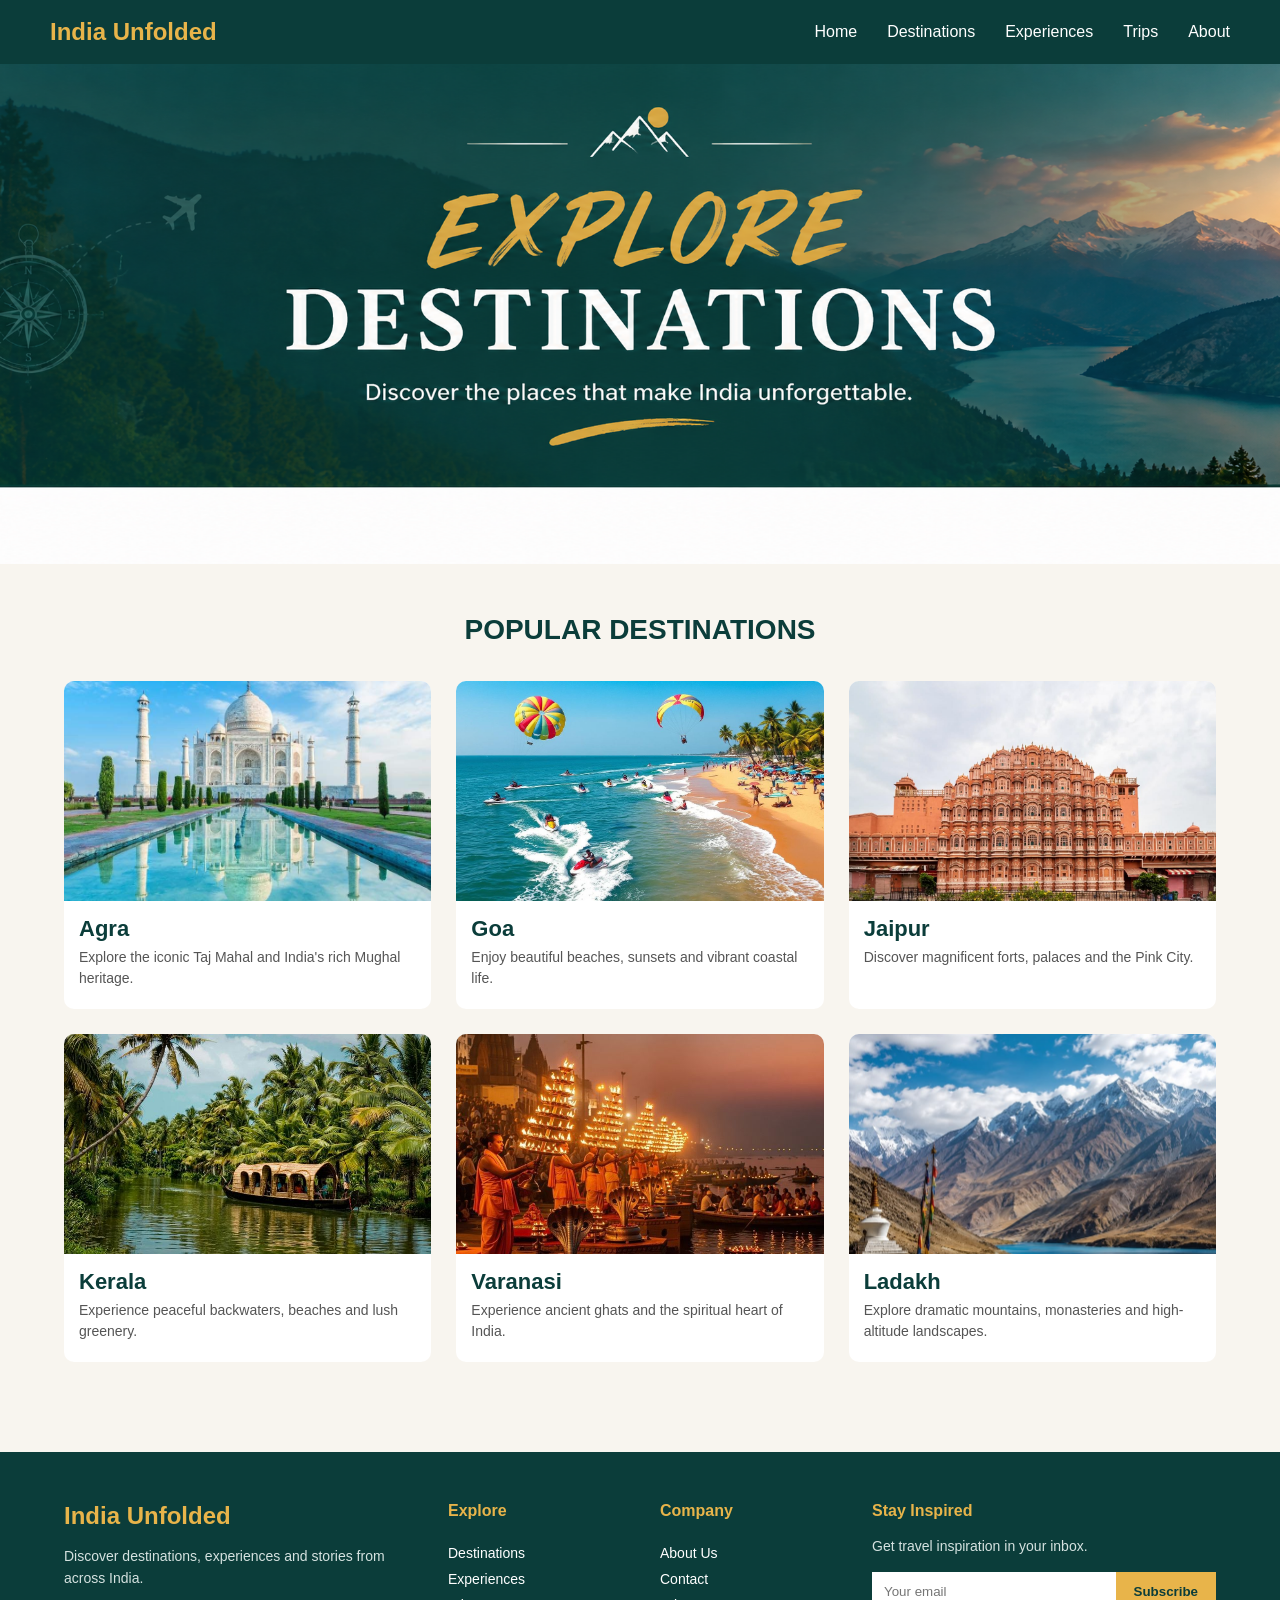
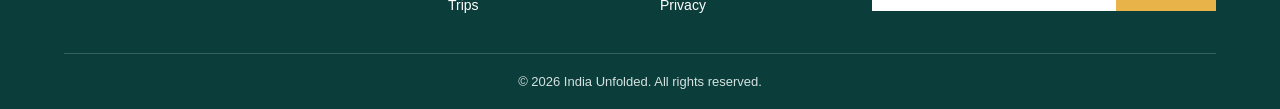
<file: destinations.html>
<!DOCTYPE html>
<html lang="en">
<head>
    <meta charset="UTF-8">
    <meta name="viewport" content="width=device-width, initial-scale=1.0">
    <title>Destinations - India Unfolded</title>
    <link rel="stylesheet" href="css/style.css">
</head>

<body>

<header>
    <nav>
        <a href="index.html">India Unfolded</a>

        <div>
            <a href="index.html">Home</a>
            <a href="destinations.html">Destinations</a>
            <a href="experiences.html">Experiences</a>
            <a href="trips.html">Trips</a>
            <a href="about.html">About</a>
        </div>
    </nav>
</header>

<main>

    <section class="destination-hero">
    </section>

    <section class="destination-list">

        <h2>POPULAR DESTINATIONS</h2>

        <div class="destination-grid">

            <div class="destination-item">
                <img src="images/taj-mahal.jpg" alt="Taj Mahal in Agra">
                <h3>Agra</h3>
                <p>Explore the iconic Taj Mahal and India's rich Mughal heritage.</p>
            </div>

            <div class="destination-item">
                <img src="images/goa.jpg" alt="Goa beach">
                <h3>Goa</h3>
                <p>Enjoy beautiful beaches, sunsets and vibrant coastal life.</p>
            </div>

            <div class="destination-item">
                <img src="images/jaipur.jpg" alt="Jaipur">
                <h3>Jaipur</h3>
                <p>Discover magnificent forts, palaces and the Pink City.</p>
            </div>

            <div class="destination-item">
                <img src="images/kerala.jpg" alt="Kerala">
                <h3>Kerala</h3>
                <p>Experience peaceful backwaters, beaches and lush greenery.</p>
            </div>

            <div class="destination-item">
                <img src="images/varanasi.jpg" alt="Varanasi">
                <h3>Varanasi</h3>
                <p>Experience ancient ghats and the spiritual heart of India.</p>
            </div>

            <div class="destination-item">
                <img src="images/ladakh.jpg" alt="Ladakh mountains">
                <h3>Ladakh</h3>
                <p>Explore dramatic mountains, monasteries and high-altitude landscapes.</p>
            </div>

        </div>

    </section>

</main>

<footer>
    <div class="footer-content">

        <div class="footer-about">
            <h3>India Unfolded</h3>
            <p>Discover destinations, experiences and stories from across India.</p>
        </div>

        <div class="footer-links">
            <h4>Explore</h4>
            <a href="destinations.html">Destinations</a>
            <a href="experiences.html">Experiences</a>
            <a href="trips.html">Trips</a>
        </div>

        <div class="footer-links">
            <h4>Company</h4>
            <a href="about.html">About Us</a>
            <a href="#">Contact</a>
            <a href="#">Privacy</a>
        </div>

        <div class="newsletter">
            <h4>Stay Inspired</h4>
            <p>Get travel inspiration in your inbox.</p>

            <div class="newsletter-box">
                <input type="email" placeholder="Your email">
                <button>Subscribe</button>
            </div>
        </div>

    </div>

    <div class="footer-bottom">
        <p>© 2026 India Unfolded. All rights reserved.</p>
    </div>
</footer>

<script src="js/script.js"></script>

</body>
</html>
</file>
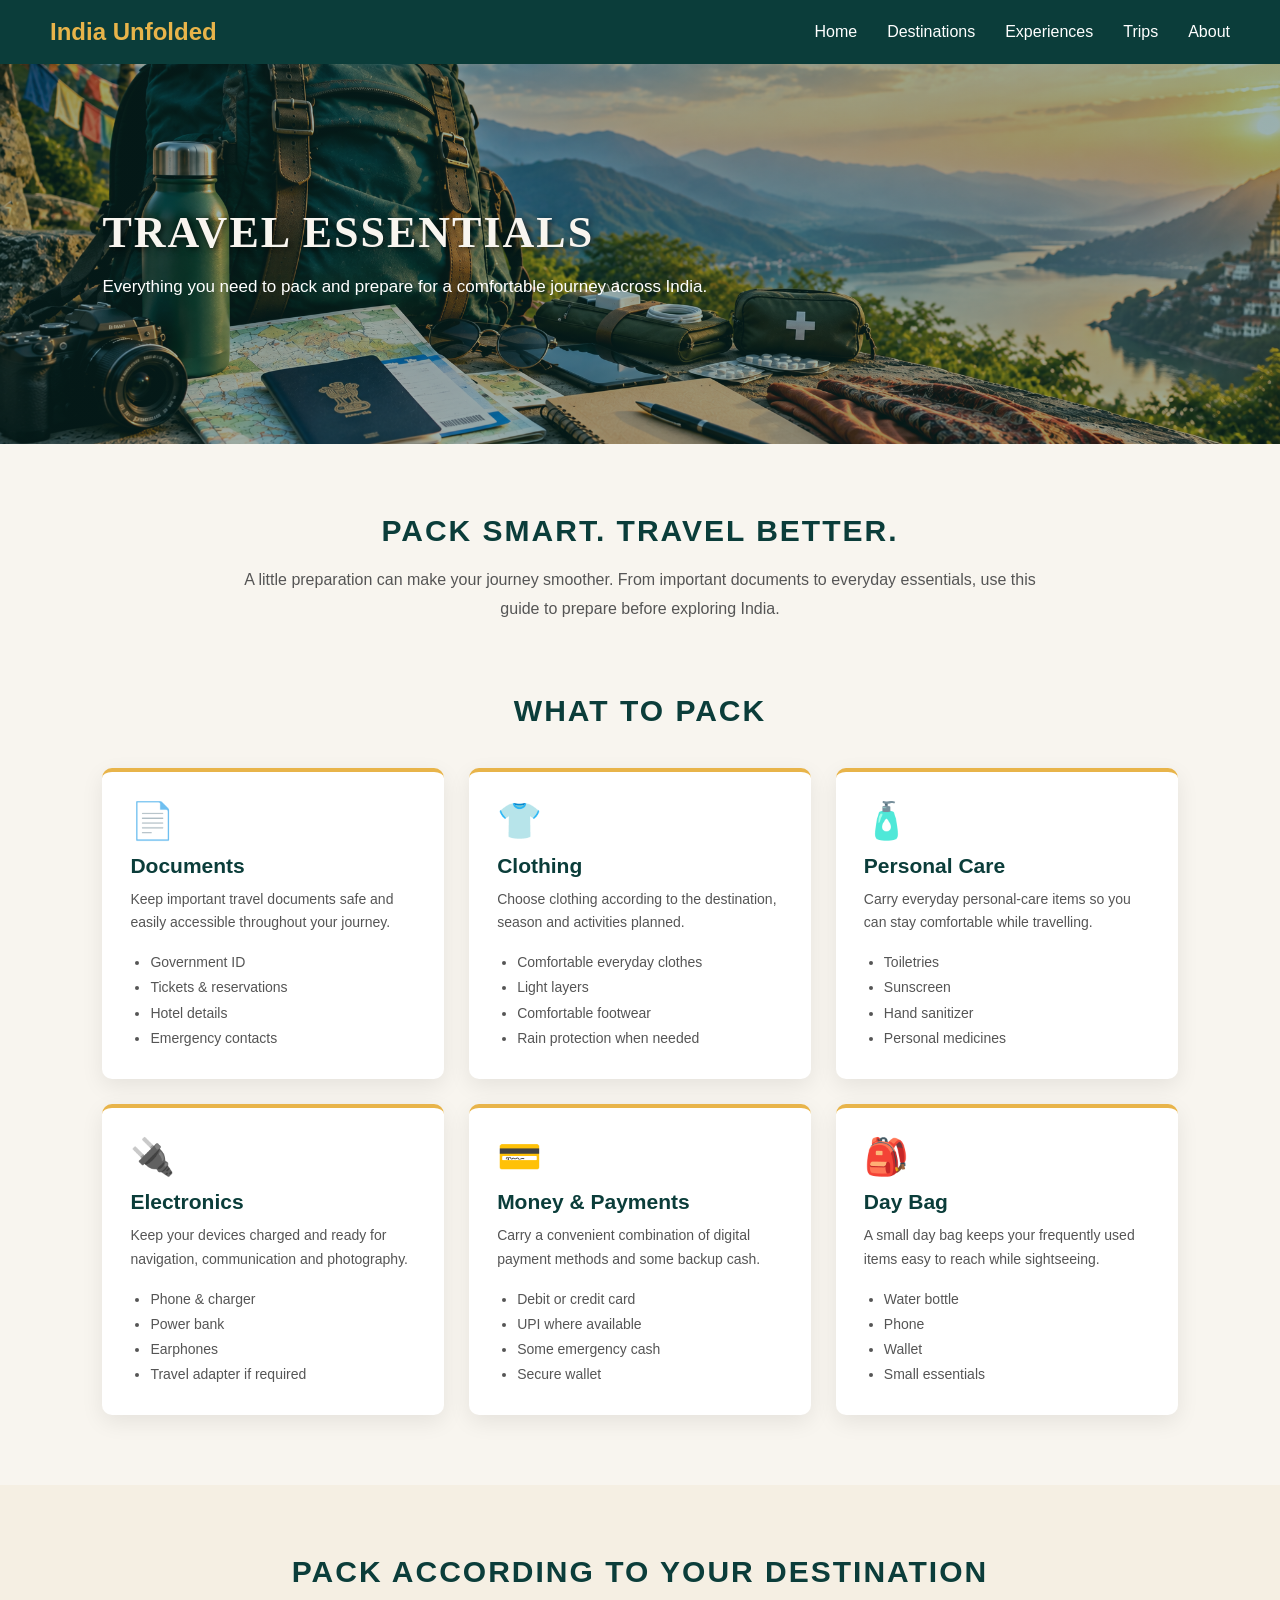
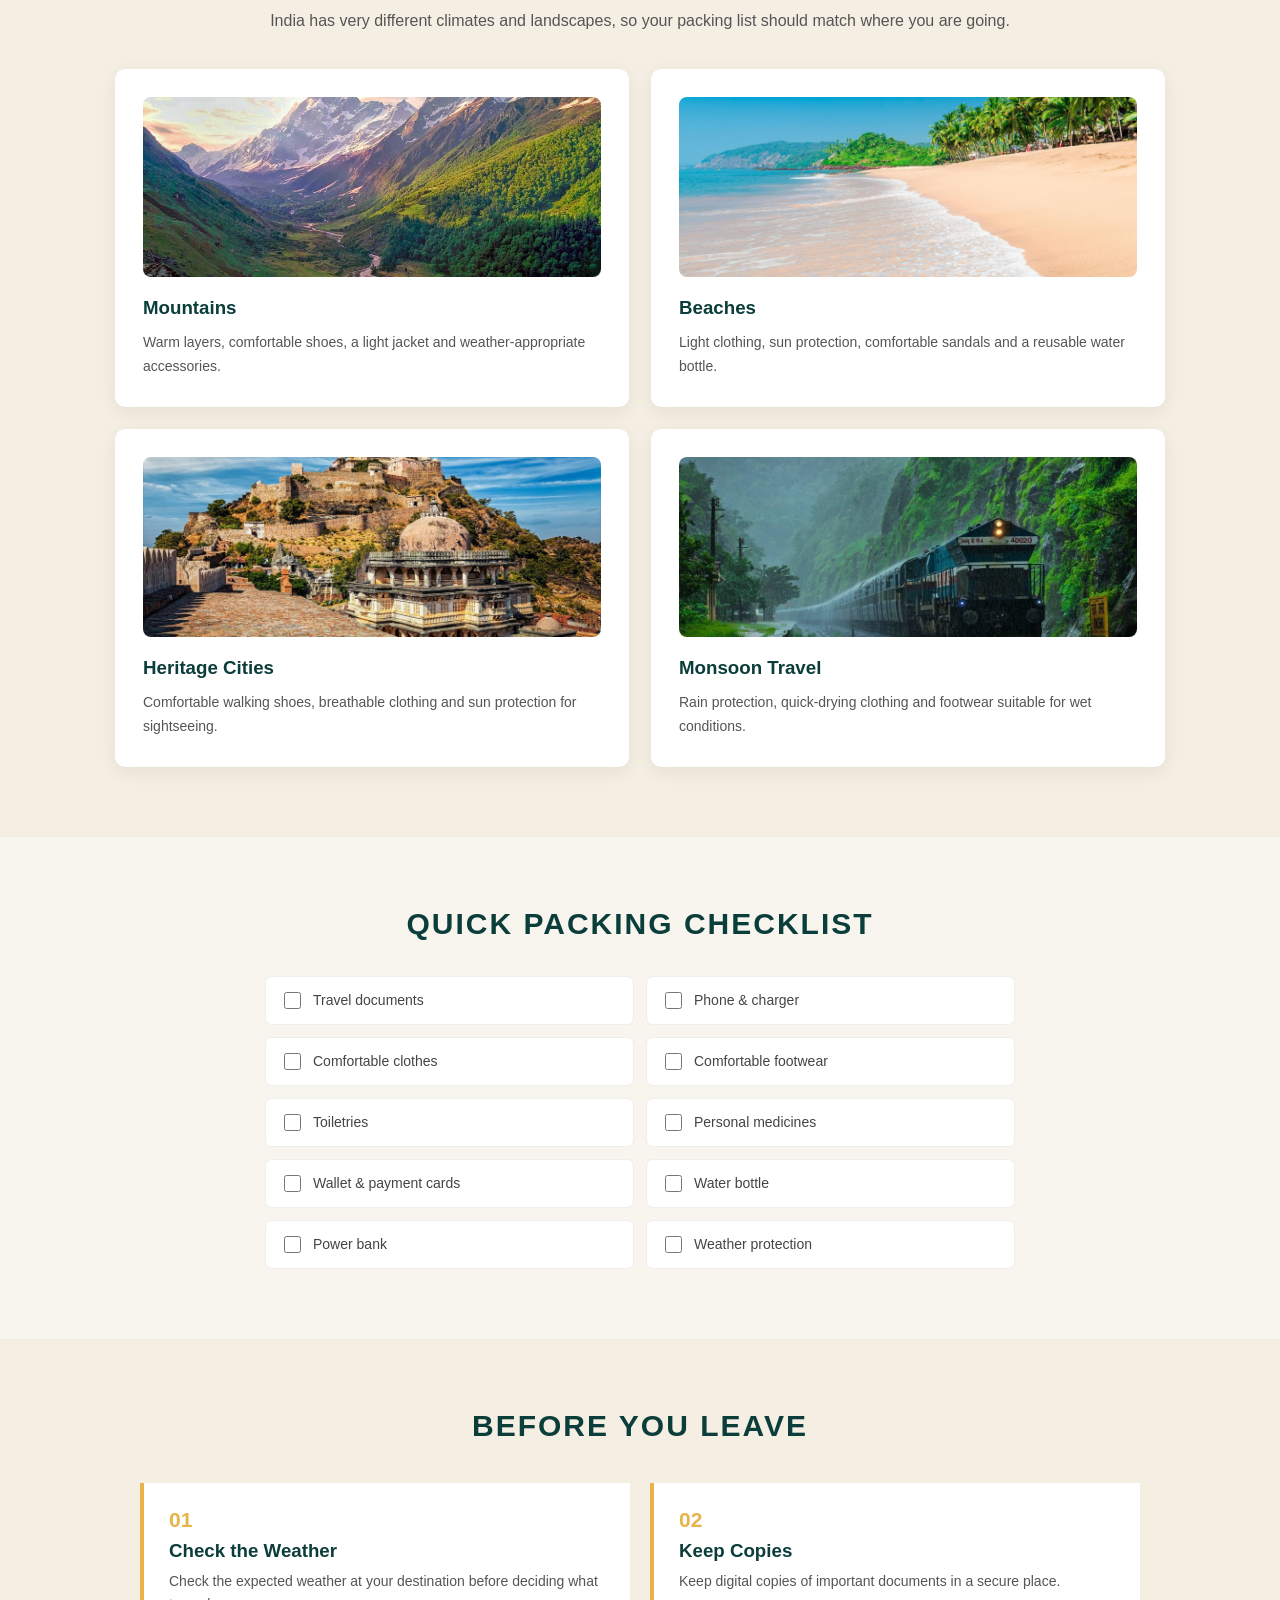
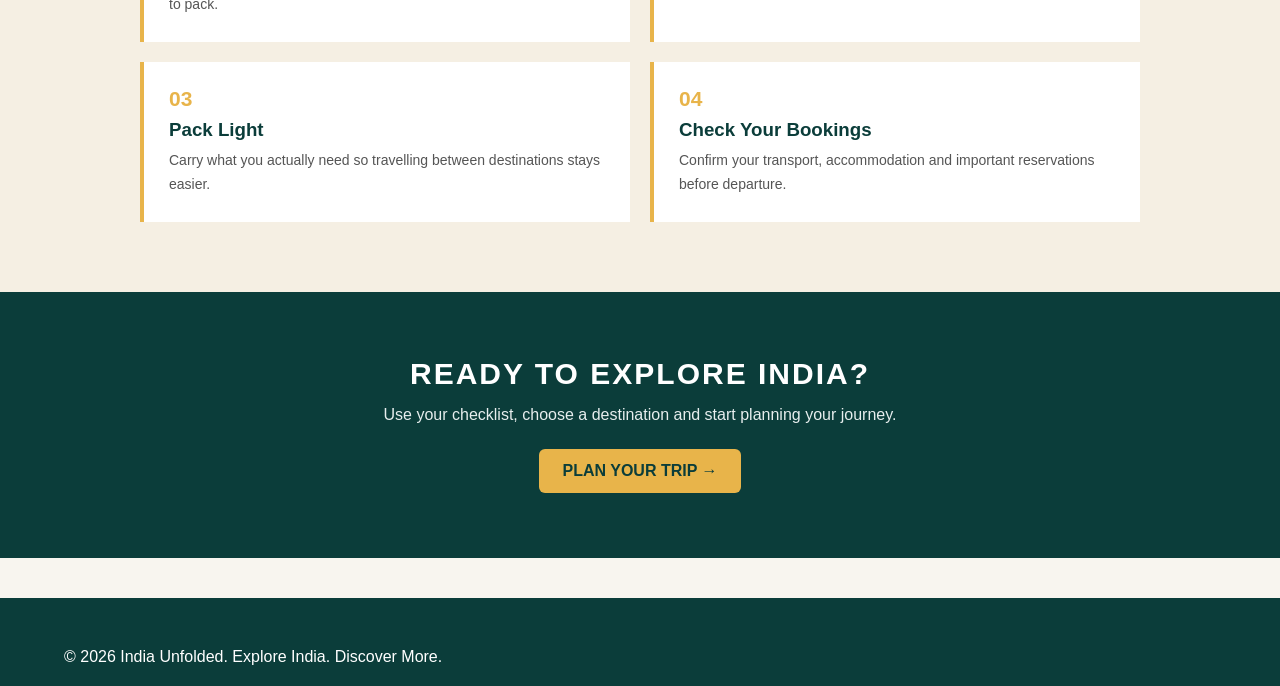
<file: essentials.html>
<!DOCTYPE html>
<html lang="en">

<head>
    <meta charset="UTF-8">
    <meta name="viewport" content="width=device-width, initial-scale=1.0">

    <title>Travel Essentials - India Unfolded</title>

    <link rel="stylesheet" href="css/style.css">
</head>

<body>

    <!-- HEADER -->

    <header>
        <nav>

            <a href="index.html">India Unfolded</a>

            <div>
                <a href="index.html">Home</a>
                <a href="destinations.html">Destinations</a>
                <a href="experiences.html">Experiences</a>
                <a href="trips.html">Trips</a>
                <a href="about.html">About</a>
            </div>

        </nav>
    </header>


    <main>

        <!-- HERO -->

        <section class="essentials-hero">

            <div class="essentials-hero-content">

                <h1>TRAVEL ESSENTIALS</h1>

                <p>
                    Everything you need to pack and prepare
                    for a comfortable journey across India.
                </p>

            </div>

        </section>


        <!-- INTRO -->

        <section class="essentials-intro">

            <h2>PACK SMART. TRAVEL BETTER.</h2>

            <p>
                A little preparation can make your journey smoother.
                From important documents to everyday essentials,
                use this guide to prepare before exploring India.
            </p>

        </section>


        <!-- ESSENTIAL CATEGORIES -->

        <section class="essential-categories">

            <h2>WHAT TO PACK</h2>

            <div class="essential-grid">


                <!-- DOCUMENTS -->

                <div class="essential-card">

                    <div class="essential-icon">📄</div>

                    <h3>Documents</h3>

                    <p>
                        Keep important travel documents safe and
                        easily accessible throughout your journey.
                    </p>

                    <ul>
                        <li>Government ID</li>
                        <li>Tickets & reservations</li>
                        <li>Hotel details</li>
                        <li>Emergency contacts</li>
                    </ul>

                </div>


                <!-- CLOTHING -->

                <div class="essential-card">

                    <div class="essential-icon">👕</div>

                    <h3>Clothing</h3>

                    <p>
                        Choose clothing according to the destination,
                        season and activities planned.
                    </p>

                    <ul>
                        <li>Comfortable everyday clothes</li>
                        <li>Light layers</li>
                        <li>Comfortable footwear</li>
                        <li>Rain protection when needed</li>
                    </ul>

                </div>


                <!-- PERSONAL CARE -->

                <div class="essential-card">

                    <div class="essential-icon">🧴</div>

                    <h3>Personal Care</h3>

                    <p>
                        Carry everyday personal-care items so you
                        can stay comfortable while travelling.
                    </p>

                    <ul>
                        <li>Toiletries</li>
                        <li>Sunscreen</li>
                        <li>Hand sanitizer</li>
                        <li>Personal medicines</li>
                    </ul>

                </div>


                <!-- ELECTRONICS -->

                <div class="essential-card">

                    <div class="essential-icon">🔌</div>

                    <h3>Electronics</h3>

                    <p>
                        Keep your devices charged and ready for
                        navigation, communication and photography.
                    </p>

                    <ul>
                        <li>Phone & charger</li>
                        <li>Power bank</li>
                        <li>Earphones</li>
                        <li>Travel adapter if required</li>
                    </ul>

                </div>


                <!-- MONEY -->

                <div class="essential-card">

                    <div class="essential-icon">💳</div>

                    <h3>Money & Payments</h3>

                    <p>
                        Carry a convenient combination of digital
                        payment methods and some backup cash.
                    </p>

                    <ul>
                        <li>Debit or credit card</li>
                        <li>UPI where available</li>
                        <li>Some emergency cash</li>
                        <li>Secure wallet</li>
                    </ul>

                </div>


                <!-- DAY BAG -->

                <div class="essential-card">

                    <div class="essential-icon">🎒</div>

                    <h3>Day Bag</h3>

                    <p>
                        A small day bag keeps your frequently used
                        items easy to reach while sightseeing.
                    </p>

                    <ul>
                        <li>Water bottle</li>
                        <li>Phone</li>
                        <li>Wallet</li>
                        <li>Small essentials</li>
                    </ul>

                </div>


            </div>

        </section>


        <!-- DESTINATION BASED PACKING -->

        <section class="packing-section">

            <h2>PACK ACCORDING TO YOUR DESTINATION</h2>

            <p class="packing-intro">
                India has very different climates and landscapes,
                so your packing list should match where you are going.
            </p>


            <div class="packing-grid">


                <div class="packing-card">

                    <img src="images/packing-mountains.jpg" alt="Mountain travel">

                    <h3>Mountains</h3>

                    <p>
                        Warm layers, comfortable shoes, a light jacket
                        and weather-appropriate accessories.
                    </p>

                </div>


                <div class="packing-card">

                    <img src="images/packing-beaches.jpg" alt="Beach travel">

                    <h3>Beaches</h3>

                    <p>
                        Light clothing, sun protection, comfortable
                        sandals and a reusable water bottle.
                    </p>

                </div>


                <div class="packing-card">

                    <img src="images/packing-heritage.jpg" alt="Heritage city travel">

                    <h3>Heritage Cities</h3>

                    <p>
                        Comfortable walking shoes, breathable clothing
                        and sun protection for sightseeing.
                    </p>

                </div>


                <div class="packing-card">

                    <img src="images/packing-monsoon.jpg" alt="Monsoon travel">

                    <h3>Monsoon Travel</h3>

                    <p>
                        Rain protection, quick-drying clothing and
                        footwear suitable for wet conditions.
                    </p>

                </div>


            </div>

        </section>


        <!-- CHECKLIST -->

        <section class="checklist-section">

            <h2>QUICK PACKING CHECKLIST</h2>

            <div class="checklist">

                <label>
                    <input type="checkbox">
                    Travel documents
                </label>

                <label>
                    <input type="checkbox">
                    Phone & charger
                </label>

                <label>
                    <input type="checkbox">
                    Comfortable clothes
                </label>

                <label>
                    <input type="checkbox">
                    Comfortable footwear
                </label>

                <label>
                    <input type="checkbox">
                    Toiletries
                </label>

                <label>
                    <input type="checkbox">
                    Personal medicines
                </label>

                <label>
                    <input type="checkbox">
                    Wallet & payment cards
                </label>

                <label>
                    <input type="checkbox">
                    Water bottle
                </label>

                <label>
                    <input type="checkbox">
                    Power bank
                </label>

                <label>
                    <input type="checkbox">
                    Weather protection
                </label>

            </div>

        </section>


        <!-- TRAVEL TIPS -->

        <section class="essential-tips">

            <h2>BEFORE YOU LEAVE</h2>

            <div class="essential-tips-grid">

                <div>
                    <strong>01</strong>

                    <h3>Check the Weather</h3>

                    <p>
                        Check the expected weather at your destination
                        before deciding what to pack.
                    </p>
                </div>


                <div>
                    <strong>02</strong>

                    <h3>Keep Copies</h3>

                    <p>
                        Keep digital copies of important documents
                        in a secure place.
                    </p>
                </div>


                <div>
                    <strong>03</strong>

                    <h3>Pack Light</h3>

                    <p>
                        Carry what you actually need so travelling
                        between destinations stays easier.
                    </p>
                </div>


                <div>
                    <strong>04</strong>

                    <h3>Check Your Bookings</h3>

                    <p>
                        Confirm your transport, accommodation and
                        important reservations before departure.
                    </p>
                </div>

            </div>

        </section>


        <!-- CTA -->

        <section class="essentials-cta">

            <h2>READY TO EXPLORE INDIA?</h2>

            <p>
                Use your checklist, choose a destination and start
                planning your journey.
            </p>

            <a href="trips.html">
                PLAN YOUR TRIP →
            </a>

        </section>

    </main>


    <!-- FOOTER -->

    <footer>

        <p>
            © 2026 India Unfolded. Explore India. Discover More.
        </p>

    </footer>


    <script src="js/script.js"></script>

</body>

</html>
</file>
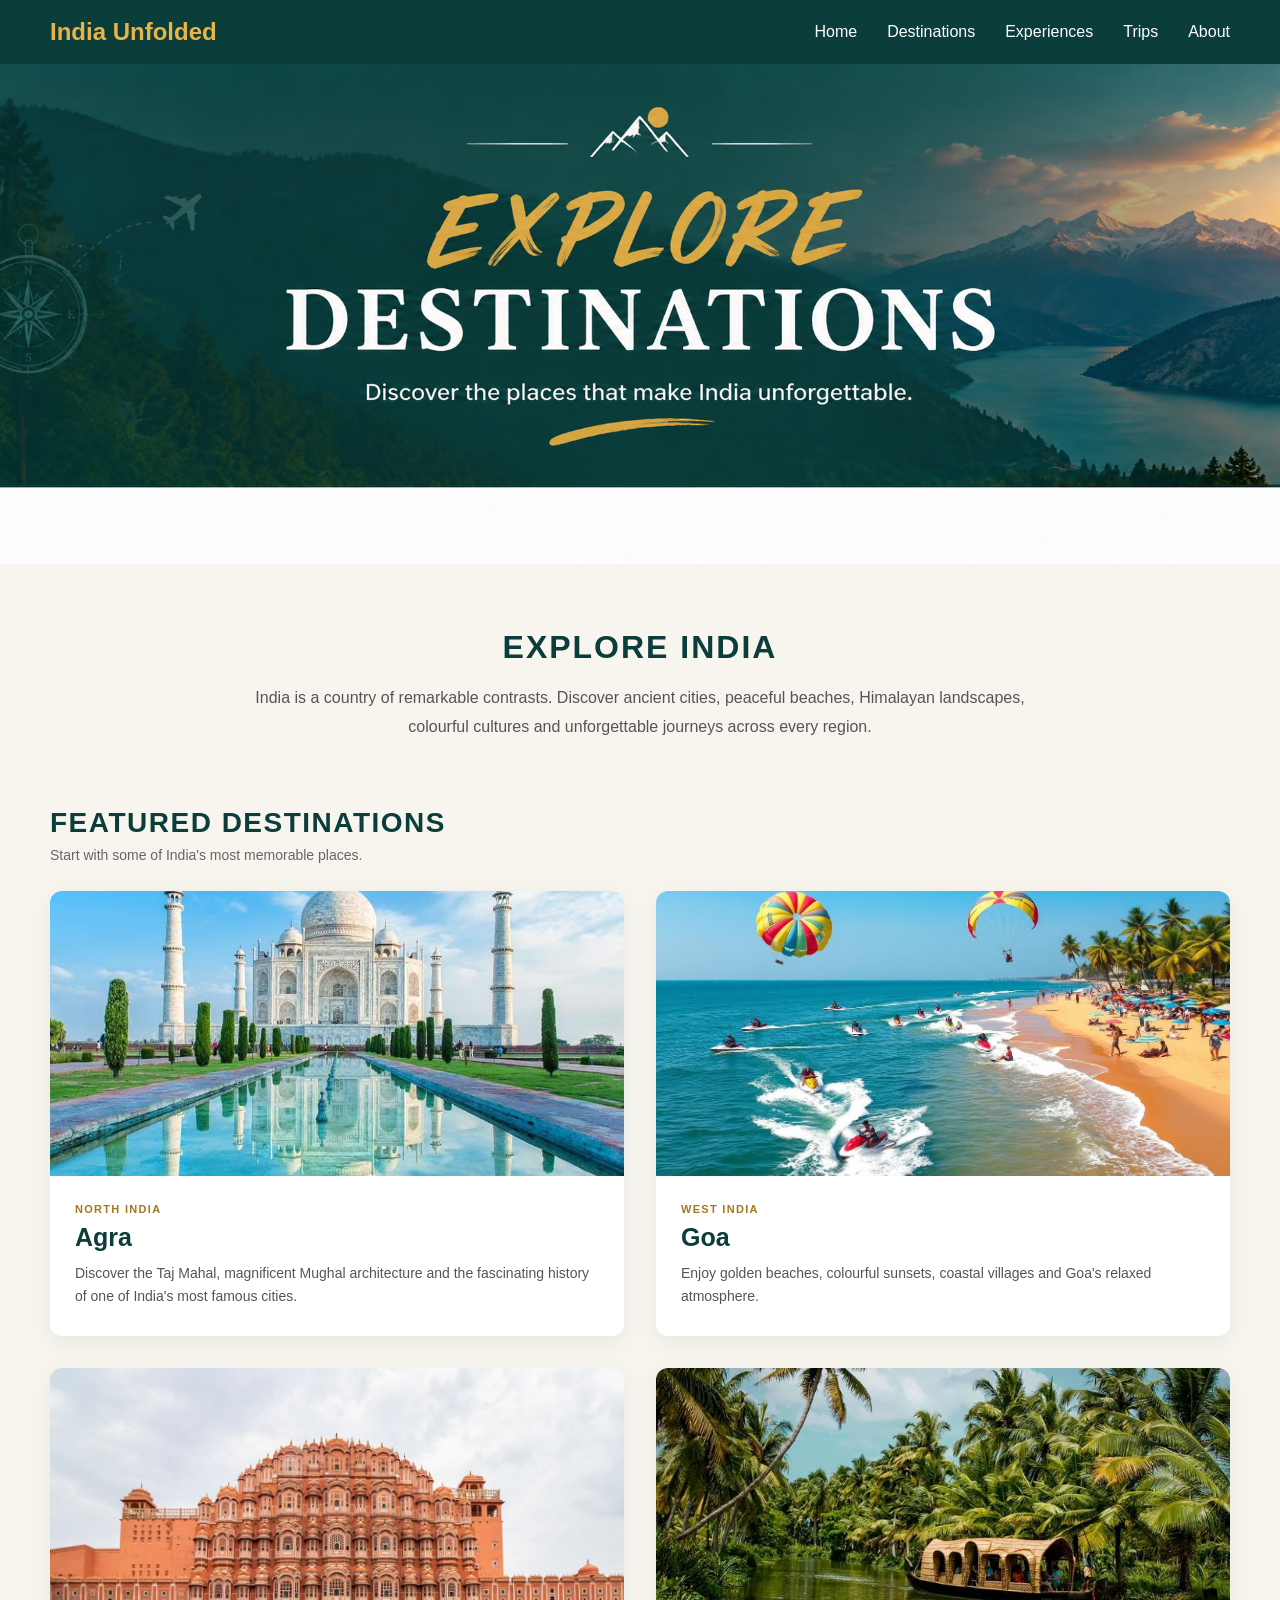
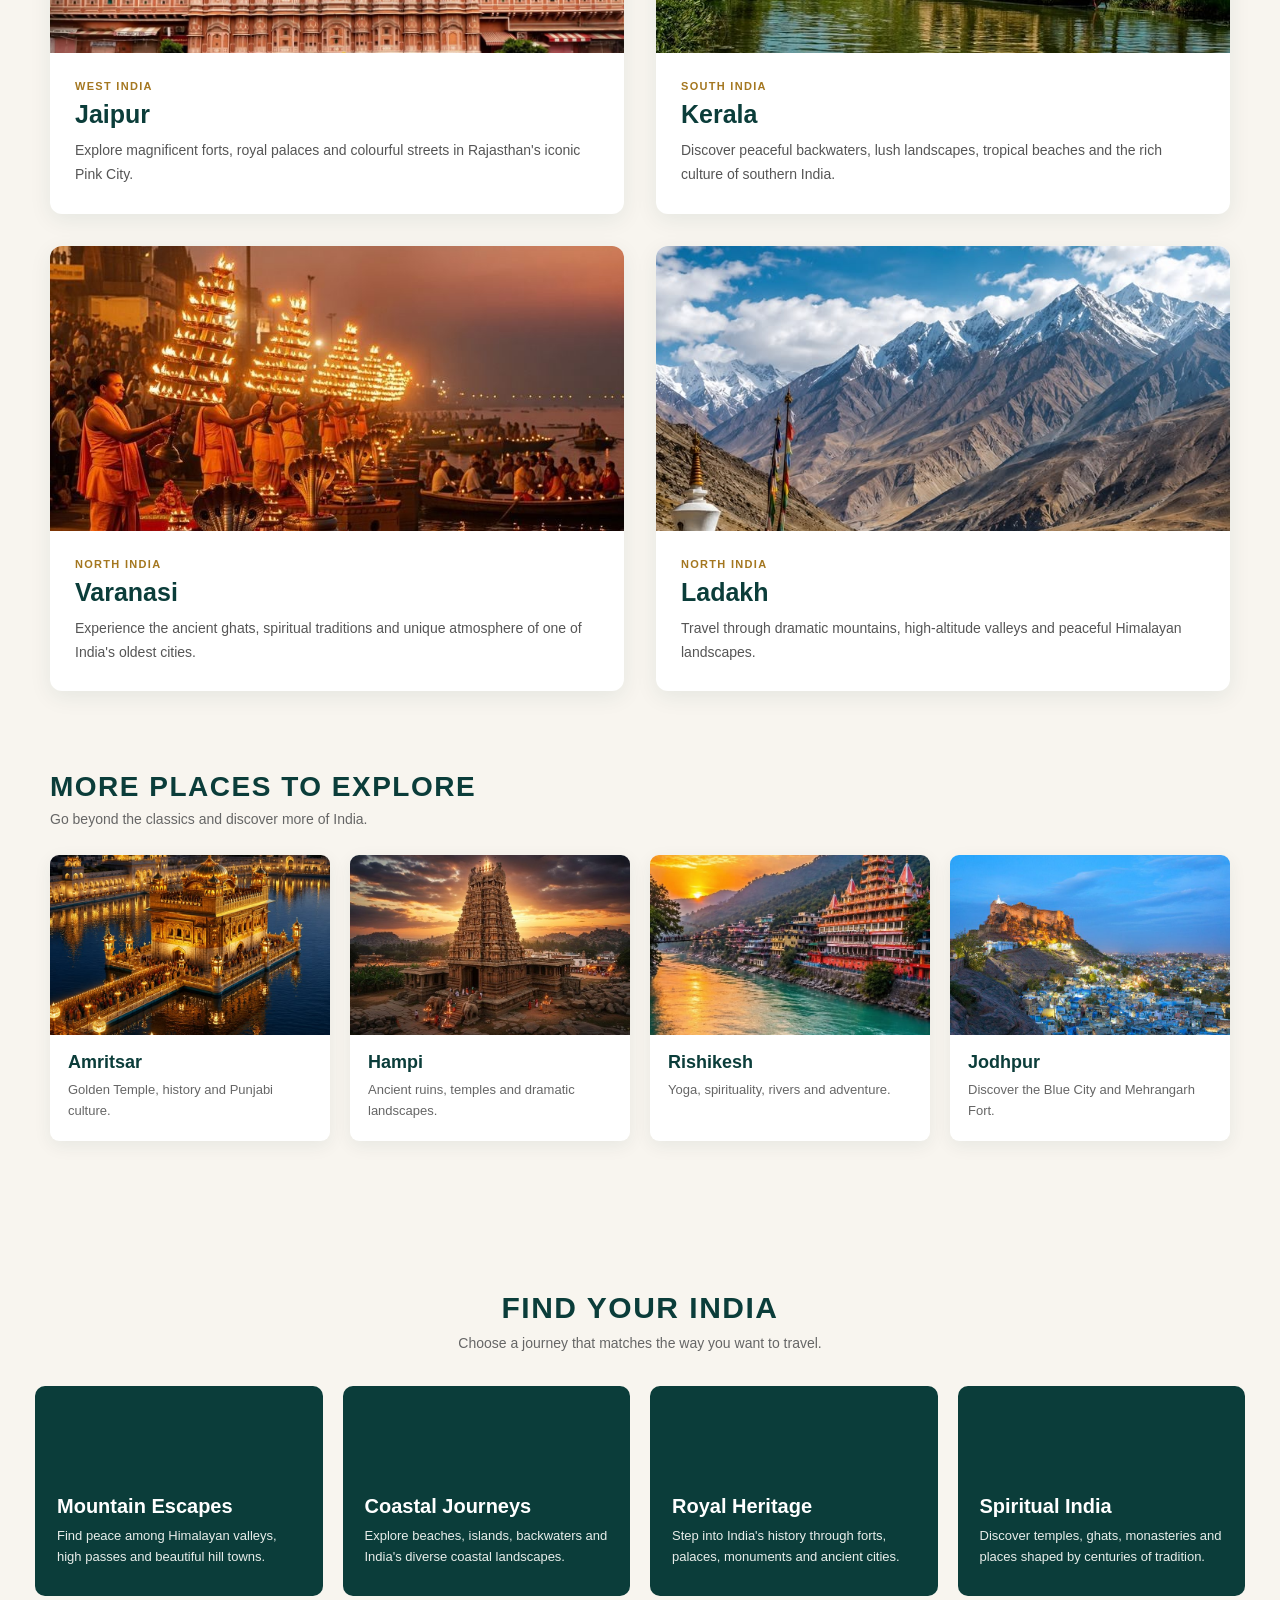
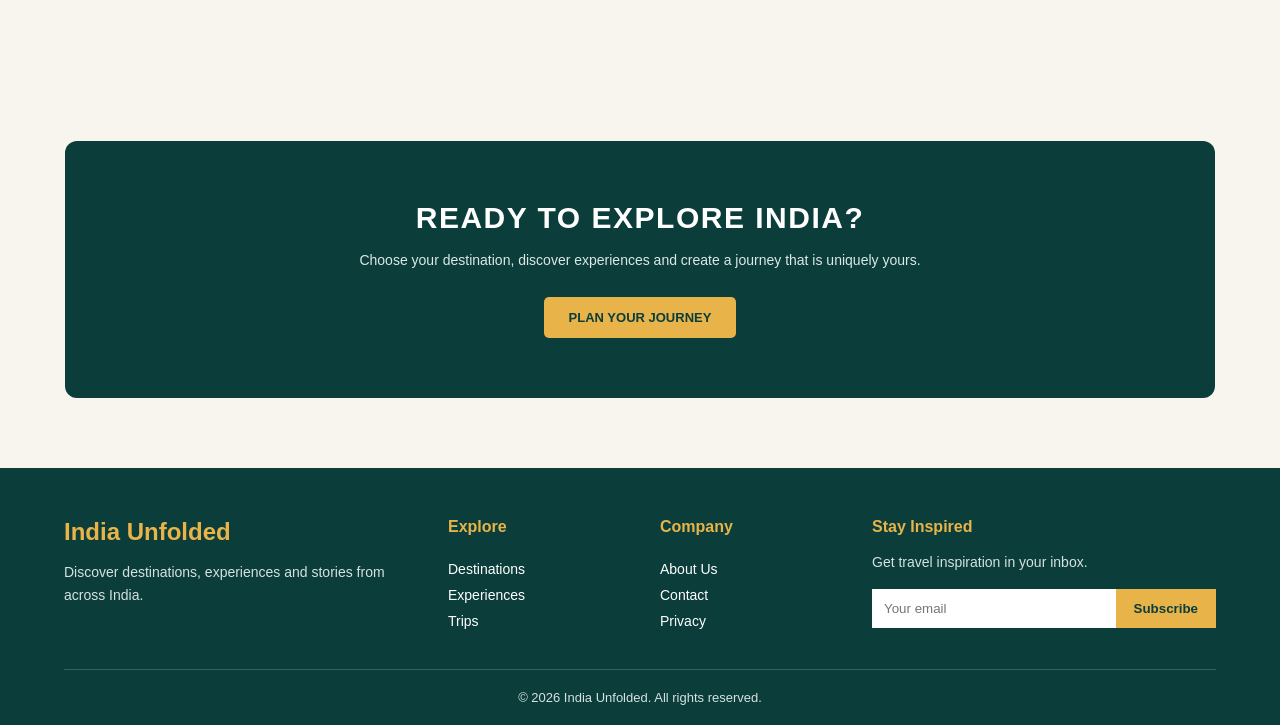
<file: experiences.html>
<!DOCTYPE html>
<html lang="en">

<head>
    <meta charset="UTF-8">
    <meta name="viewport" content="width=device-width, initial-scale=1.0">

    <title>Destinations - India Unfolded</title>

    <link rel="stylesheet" href="css/style.css">

    <style>

        /* =========================================
           DESTINATIONS PAGE
        ========================================= */

        .destination-intro {
            max-width: 850px;
            margin: 0 auto;
            padding: 65px 25px 35px;
            text-align: center;
        }

        .destination-intro h2 {
            color: #0B3D3A;
            font-size: 32px;
            letter-spacing: 2px;
            margin-bottom: 18px;
        }

        .destination-intro p {
            color: #555;
            font-size: 16px;
            line-height: 1.8;
            margin: 0;
        }


        /* =========================================
           REGION SECTION
        ========================================= */

        .region-section {
            max-width: 1250px;
            margin: 0 auto;
            padding: 30px 35px 70px;
        }

        .region-title {
            margin-bottom: 28px;
        }

        .region-title h2 {
            color: #0B3D3A;
            font-size: 28px;
            letter-spacing: 1.5px;
            margin: 0 0 8px;
        }

        .region-title p {
            color: #666;
            font-size: 14px;
            margin: 0;
        }


        /* =========================================
           FEATURED DESTINATIONS
        ========================================= */

        .destination-grid {
            display: grid;
            grid-template-columns: repeat(2, minmax(0, 1fr));
            gap: 32px;
        }

        .destination-card {
            display: block;
            background: #fff;
            border-radius: 12px;
            overflow: hidden;
            text-decoration: none;
            color: inherit;
            box-shadow: 0 6px 22px rgba(11, 61, 58, 0.08);
            transition: transform 0.3s ease,
                        box-shadow 0.3s ease;
        }

        .destination-card:hover {
            transform: translateY(-7px);
            box-shadow: 0 14px 32px rgba(11, 61, 58, 0.15);
        }

        .destination-card img {
            width: 100%;
            height: 285px;
            object-fit: cover;
            display: block;
        }

        .destination-content {
            padding: 23px 25px 27px;
        }

        .destination-region {
            display: inline-block;
            margin-bottom: 8px;
            color: #A47720;
            font-size: 11px;
            font-weight: bold;
            letter-spacing: 1.3px;
            text-transform: uppercase;
        }

        .destination-content h3 {
            color: #0B3D3A;
            font-size: 25px;
            margin: 0 0 10px;
        }

        .destination-content p {
            color: #555;
            font-size: 14px;
            line-height: 1.7;
            margin: 0;
        }


        /* =========================================
           MORE DESTINATIONS
        ========================================= */

        .more-destinations {
            max-width: 1250px;
            margin: 0 auto;
            padding: 10px 35px 75px;
        }

        .more-title {
            margin-bottom: 28px;
        }

        .more-title h2 {
            color: #0B3D3A;
            font-size: 28px;
            letter-spacing: 1.5px;
            margin-bottom: 8px;
        }

        .more-title p {
            color: #666;
            font-size: 14px;
        }

        .more-grid {
            display: grid;
            grid-template-columns: repeat(4, minmax(0, 1fr));
            gap: 20px;
        }

        .small-destination {
            display: block;
            background: #fff;
            border-radius: 9px;
            overflow: hidden;
            text-decoration: none;
            color: inherit;
            box-shadow: 0 5px 18px rgba(11, 61, 58, 0.07);
            transition: transform 0.3s ease,
                        box-shadow 0.3s ease;
        }

        .small-destination:hover {
            transform: translateY(-5px);
            box-shadow: 0 10px 25px rgba(11, 61, 58, 0.13);
        }

        .small-destination img {
            width: 100%;
            height: 180px;
            object-fit: cover;
            display: block;
        }

        .small-destination-content {
            padding: 17px 18px 20px;
        }

        .small-destination-content h3 {
            color: #0B3D3A;
            font-size: 18px;
            margin: 0 0 7px;
        }

        .small-destination-content p {
            color: #666;
            font-size: 13px;
            line-height: 1.55;
            margin: 0;
        }


        /* =========================================
           TRAVEL INSPIRATION
        ========================================= */

        .destination-inspiration {
            padding: 75px 35px;
            background: #F8F5EF;
        }

        .inspiration-inner {
            max-width: 1250px;
            margin: 0 auto;
        }

        .inspiration-heading {
            text-align: center;
            margin-bottom: 35px;
        }

        .inspiration-heading h2 {
            color: #0B3D3A;
            font-size: 30px;
            letter-spacing: 1.5px;
            margin-bottom: 10px;
        }

        .inspiration-heading p {
            color: #666;
            font-size: 14px;
        }

        .inspiration-grid {
            display: grid;
            grid-template-columns: repeat(4, 1fr);
            gap: 20px;
        }

        .inspiration-box {
            min-height: 210px;
            border-radius: 10px;
            padding: 28px 22px;
            display: flex;
            flex-direction: column;
            justify-content: flex-end;
            background: #0B3D3A;
            color: #fff;
        }

        .inspiration-box h3 {
            margin: 0 0 8px;
            font-size: 20px;
        }

        .inspiration-box p {
            margin: 0;
            font-size: 13px;
            line-height: 1.6;
            color: #E8EDEA;
        }


        /* =========================================
           CTA
        ========================================= */

        .destination-cta {
            max-width: 1150px;
            margin: 70px auto;
            padding: 60px 30px;
            background: #0B3D3A;
            border-radius: 12px;
            text-align: center;
        }

        .destination-cta h2 {
            color: #fff;
            font-size: 30px;
            letter-spacing: 1.5px;
            margin-bottom: 14px;
        }

        .destination-cta p {
            max-width: 650px;
            margin: 0 auto 25px;
            color: #DCE8E6;
            line-height: 1.7;
            font-size: 14px;
        }

        .destination-cta a {
            display: inline-block;
            padding: 13px 25px;
            background: #E8B44A;
            color: #0B3D3A;
            text-decoration: none;
            border-radius: 5px;
            font-weight: bold;
            font-size: 13px;
        }


        /* =========================================
           TABLET
        ========================================= */

        @media (max-width: 1000px) {

            .more-grid {
                grid-template-columns: repeat(2, 1fr);
            }

            .inspiration-grid {
                grid-template-columns: repeat(2, 1fr);
            }

        }


        /* =========================================
           MOBILE
        ========================================= */

        @media (max-width: 700px) {

            .destination-intro {
                padding: 45px 20px 25px;
            }

            .destination-intro h2 {
                font-size: 25px;
            }

            .destination-intro p {
                font-size: 14px;
            }

            .region-section {
                padding: 25px 18px 50px;
            }

            .region-title h2 {
                font-size: 23px;
            }

            .destination-grid {
                grid-template-columns: 1fr;
                gap: 24px;
            }

            .destination-card img {
                height: 235px;
            }

            .destination-content {
                padding: 20px;
            }

            .destination-content h3 {
                font-size: 22px;
            }

            .more-destinations {
                padding: 0 18px 55px;
            }

            .more-grid {
                grid-template-columns: 1fr;
                gap: 20px;
            }

            .small-destination img {
                height: 210px;
            }

            .destination-inspiration {
                padding: 55px 18px;
            }

            .inspiration-grid {
                grid-template-columns: 1fr;
            }

            .destination-cta {
                margin: 50px 18px;
                padding: 45px 20px;
            }

            .destination-cta h2 {
                font-size: 23px;
            }

        }


        /* =========================================
           SMALL PHONE
        ========================================= */

        @media (max-width: 480px) {

            .destination-card img {
                height: 210px;
            }

            .small-destination img {
                height: 190px;
            }

        }

    </style>

</head>


<body>


<header>

    <nav>

        <a href="index.html">India Unfolded</a>

        <div>
            <a href="index.html">Home</a>
            <a href="destinations.html">Destinations</a>
            <a href="experiences.html">Experiences</a>
            <a href="trips.html">Trips</a>
            <a href="about.html">About</a>
        </div>

    </nav>

</header>



<main>


    <!-- =========================================
         HERO
    ========================================== -->

    <section class="destination-hero">
    </section>



    <!-- =========================================
         INTRO
    ========================================== -->

    <section class="destination-intro">

        <h2>EXPLORE INDIA</h2>

        <p>
            India is a country of remarkable contrasts. Discover ancient cities,
            peaceful beaches, Himalayan landscapes, colourful cultures and
            unforgettable journeys across every region.
        </p>

    </section>



    <!-- =========================================
         FEATURED DESTINATIONS
    ========================================== -->

    <section class="region-section">

        <div class="region-title">

            <h2>FEATURED DESTINATIONS</h2>

            <p>
                Start with some of India's most memorable places.
            </p>

        </div>


        <div class="destination-grid">


            <!-- AGRA -->

            <a href="experiences.html" class="destination-card">

                <img src="images/taj-mahal.jpg"
                     alt="Taj Mahal in Agra">

                <div class="destination-content">

                    <span class="destination-region">
                        North India
                    </span>

                    <h3>Agra</h3>

                    <p>
                        Discover the Taj Mahal, magnificent Mughal architecture
                        and the fascinating history of one of India's most famous cities.
                    </p>

                </div>

            </a>



            <!-- GOA -->

            <a href="experiences.html" class="destination-card">

                <img src="images/goa.jpg"
                     alt="Beach in Goa">

                <div class="destination-content">

                    <span class="destination-region">
                        West India
                    </span>

                    <h3>Goa</h3>

                    <p>
                        Enjoy golden beaches, colourful sunsets, coastal villages
                        and Goa's relaxed atmosphere.
                    </p>

                </div>

            </a>



            <!-- JAIPUR -->

            <a href="experiences.html" class="destination-card">

                <img src="images/jaipur.jpg"
                     alt="Jaipur">

                <div class="destination-content">

                    <span class="destination-region">
                        West India
                    </span>

                    <h3>Jaipur</h3>

                    <p>
                        Explore magnificent forts, royal palaces and colourful
                        streets in Rajasthan's iconic Pink City.
                    </p>

                </div>

            </a>



            <!-- KERALA -->

            <a href="experiences.html" class="destination-card">

                <img src="images/kerala.jpg"
                     alt="Kerala">

                <div class="destination-content">

                    <span class="destination-region">
                        South India
                    </span>

                    <h3>Kerala</h3>

                    <p>
                        Discover peaceful backwaters, lush landscapes, tropical
                        beaches and the rich culture of southern India.
                    </p>

                </div>

            </a>



            <!-- VARANASI -->

            <a href="experiences.html" class="destination-card">

                <img src="images/varanasi.jpg"
                     alt="Varanasi ghats">

                <div class="destination-content">

                    <span class="destination-region">
                        North India
                    </span>

                    <h3>Varanasi</h3>

                    <p>
                        Experience the ancient ghats, spiritual traditions and
                        unique atmosphere of one of India's oldest cities.
                    </p>

                </div>

            </a>



            <!-- LADAKH -->

            <a href="experiences.html" class="destination-card">

                <img src="images/ladakh.jpg"
                     alt="Ladakh mountains">

                <div class="destination-content">

                    <span class="destination-region">
                        North India
                    </span>

                    <h3>Ladakh</h3>

                    <p>
                        Travel through dramatic mountains, high-altitude valleys
                        and peaceful Himalayan landscapes.
                    </p>

                </div>

            </a>

        </div>

    </section>



    <!-- =========================================
         MORE DESTINATIONS
    ========================================== -->

    <section class="more-destinations">

        <div class="more-title">

            <h2>MORE PLACES TO EXPLORE</h2>

            <p>
                Go beyond the classics and discover more of India.
            </p>

        </div>


        <div class="more-grid">


            <!-- AMRITSAR -->

            <a href="experiences.html" class="small-destination">

                <img src="images/Amritsar.jpg"
                     alt="Amritsar">

                <div class="small-destination-content">

                    <h3>Amritsar</h3>

                    <p>
                        Golden Temple, history and Punjabi culture.
                    </p>

                </div>

            </a>



            <!-- HAMPI -->

            <a href="experiences.html" class="small-destination">

                <img src="images/Hampi.jpg"
                     alt="Hampi">

                <div class="small-destination-content">

                    <h3>Hampi</h3>

                    <p>
                        Ancient ruins, temples and dramatic landscapes.
                    </p>

                </div>

            </a>



            <!-- RISHIKESH -->

            <a href="experiences.html" class="small-destination">

                <img src="images/Rishikesh.jpg"
                     alt="Rishikesh">

                <div class="small-destination-content">

                    <h3>Rishikesh</h3>

                    <p>
                        Yoga, spirituality, rivers and adventure.
                    </p>

                </div>

            </a>



            <!-- JODHPUR -->

            <a href="experiences.html" class="small-destination">

                <img src="images/Jodhpur.jpg"
                     alt="Jodhpur">

                <div class="small-destination-content">

                    <h3>Jodhpur</h3>

                    <p>
                        Discover the Blue City and Mehrangarh Fort.
                    </p>

                </div>

            </a>

        </div>

    </section>



    <!-- =========================================
         TRAVEL INSPIRATION
    ========================================== -->

    <section class="destination-inspiration">

        <div class="inspiration-inner">

            <div class="inspiration-heading">

                <h2>FIND YOUR INDIA</h2>

                <p>
                    Choose a journey that matches the way you want to travel.
                </p>

            </div>


            <div class="inspiration-grid">


                <div class="inspiration-box">

                    <h3>Mountain Escapes</h3>

                    <p>
                        Find peace among Himalayan valleys, high passes
                        and beautiful hill towns.
                    </p>

                </div>



                <div class="inspiration-box">

                    <h3>Coastal Journeys</h3>

                    <p>
                        Explore beaches, islands, backwaters and India's
                        diverse coastal landscapes.
                    </p>

                </div>



                <div class="inspiration-box">

                    <h3>Royal Heritage</h3>

                    <p>
                        Step into India's history through forts, palaces,
                        monuments and ancient cities.
                    </p>

                </div>



                <div class="inspiration-box">

                    <h3>Spiritual India</h3>

                    <p>
                        Discover temples, ghats, monasteries and places
                        shaped by centuries of tradition.
                    </p>

                </div>


            </div>

        </div>

    </section>



    <!-- =========================================
         CTA
    ========================================== -->

    <section class="destination-cta">

        <h2>READY TO EXPLORE INDIA?</h2>

        <p>
            Choose your destination, discover experiences and create
            a journey that is uniquely yours.
        </p>

        <a href="planner.html">
            PLAN YOUR JOURNEY
        </a>

    </section>


</main>



<!-- =========================================
     FOOTER
========================================== -->

<footer>

    <div class="footer-content">


        <div class="footer-about">

            <h3>India Unfolded</h3>

            <p>
                Discover destinations, experiences and stories from across India.
            </p>

        </div>



        <div class="footer-links">

            <h4>Explore</h4>

            <a href="destinations.html">Destinations</a>
            <a href="experiences.html">Experiences</a>
            <a href="trips.html">Trips</a>

        </div>



        <div class="footer-links">

            <h4>Company</h4>

            <a href="about.html">About Us</a>
            <a href="#">Contact</a>
            <a href="#">Privacy</a>

        </div>



        <div class="newsletter">

            <h4>Stay Inspired</h4>

            <p>
                Get travel inspiration in your inbox.
            </p>

            <div class="newsletter-box">

                <input
                    type="email"
                    placeholder="Your email">

                <button>
                    Subscribe
                </button>

            </div>

        </div>

    </div>



    <div class="footer-bottom">

        <p>
            © 2026 India Unfolded. All rights reserved.
        </p>

    </div>

</footer>



<script src="js/script.js"></script>

</body>

</html>
</file>
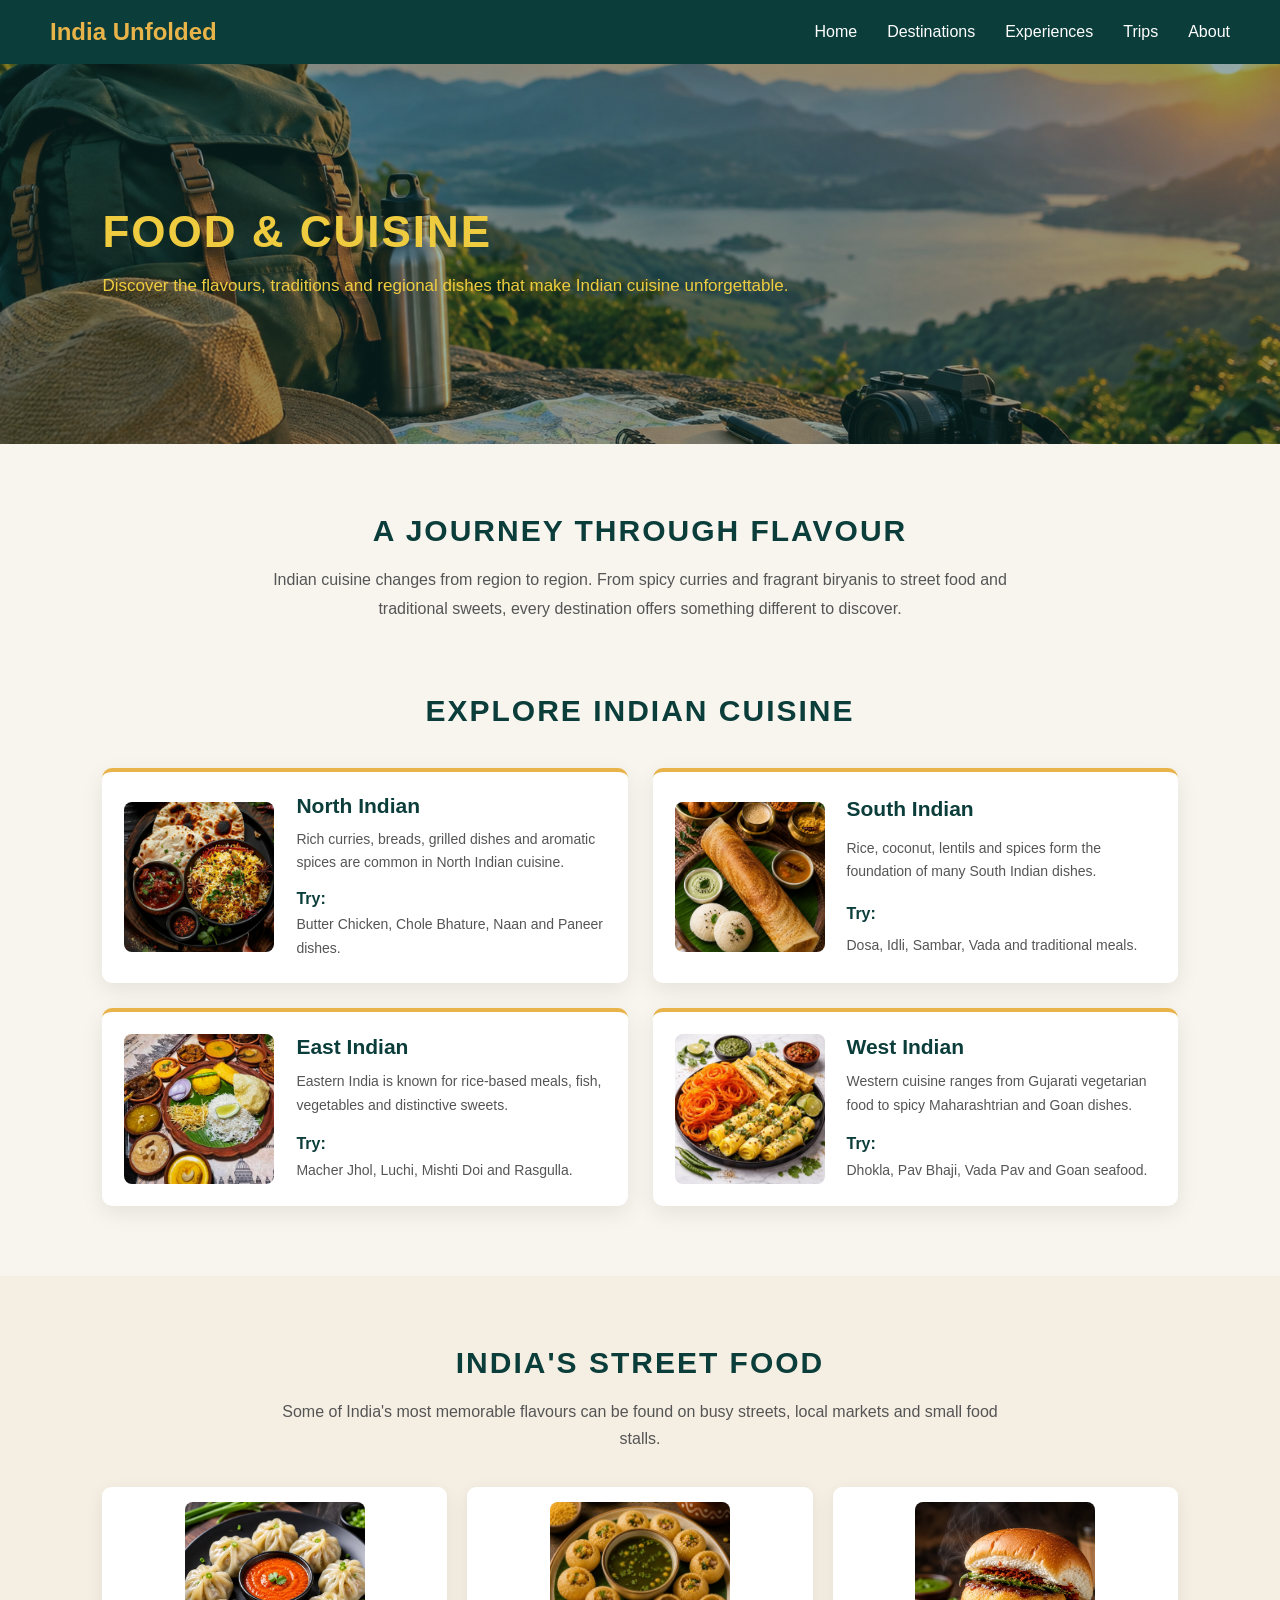
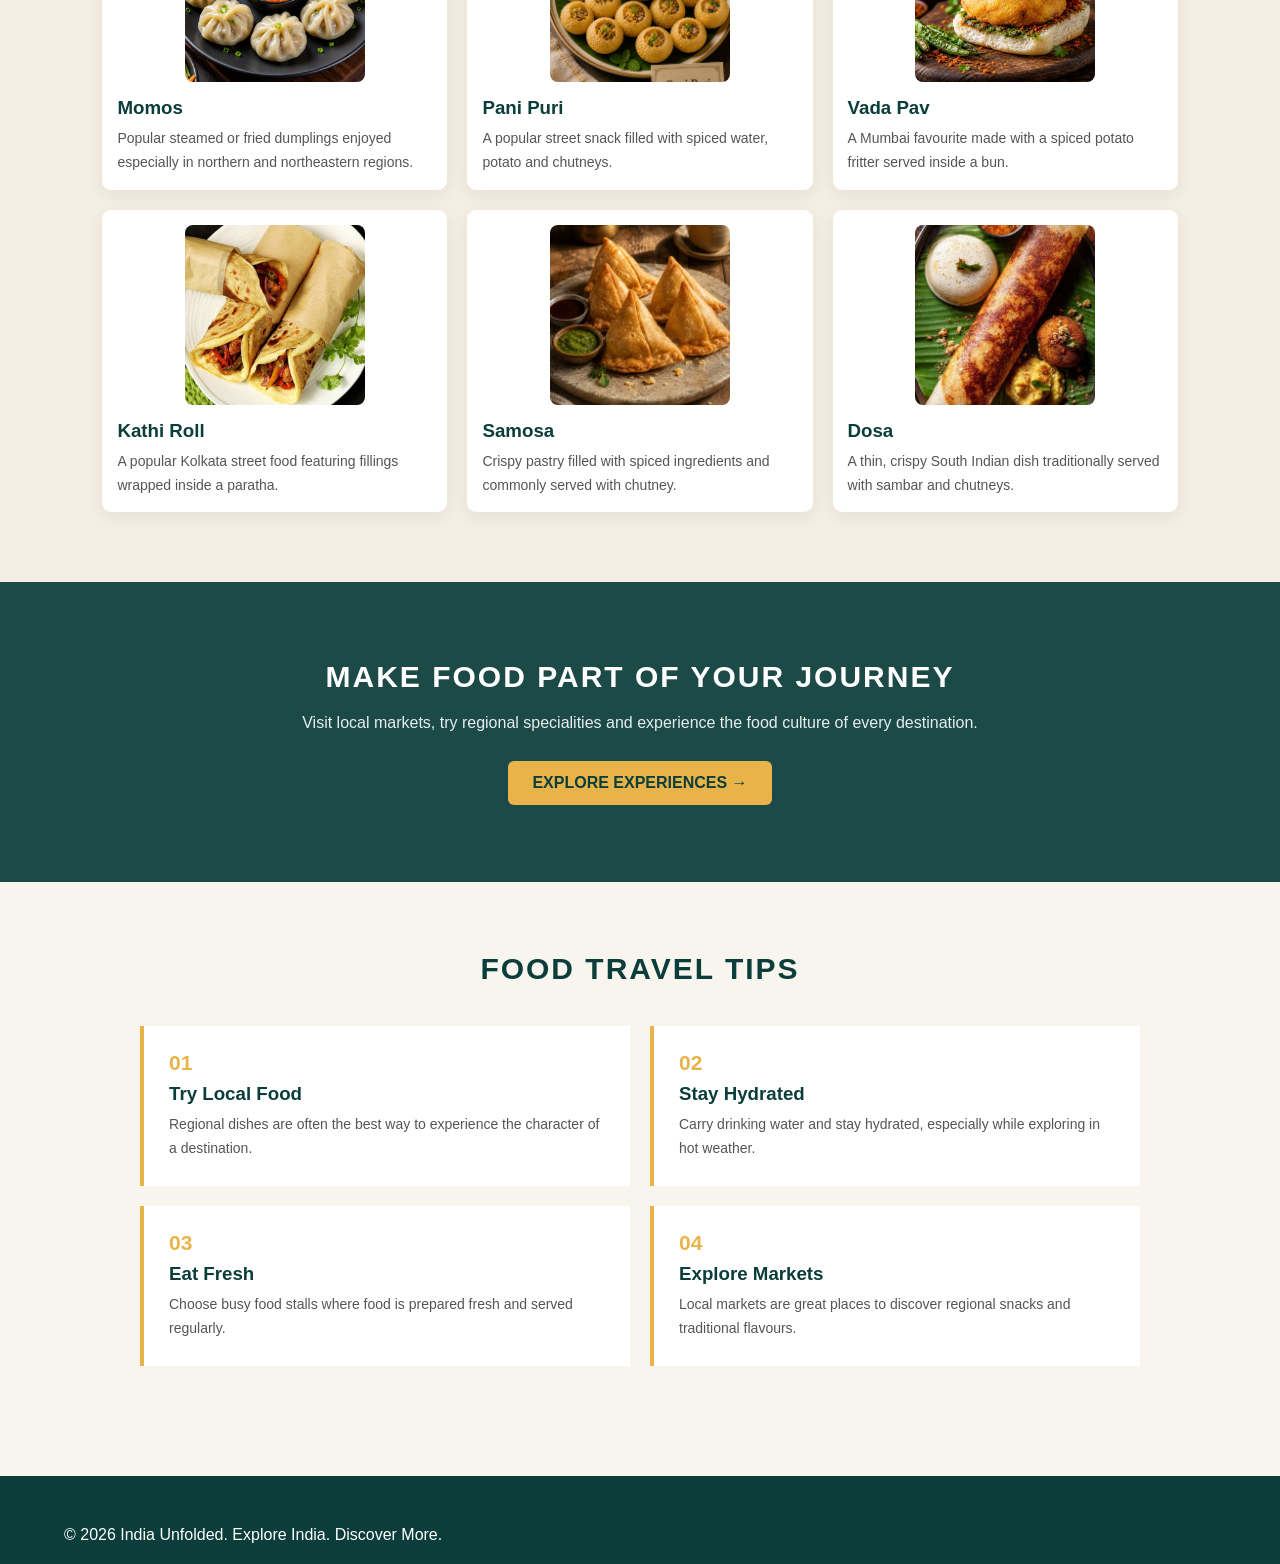
<file: food.html>
<!DOCTYPE html>
<html lang="en">

<head>
    <meta charset="UTF-8">
    <meta name="viewport" content="width=device-width, initial-scale=1.0">

    <title>Food & Cuisine - India Unfolded</title>

    <link rel="stylesheet" href="css/style.css">
</head>

<body>

    <!-- HEADER -->

    <header>
        <nav>

            <a href="index.html">India Unfolded</a>

            <div>
                <a href="index.html">Home</a>
                <a href="destinations.html">Destinations</a>
                <a href="experiences.html">Experiences</a>
                <a href="trips.html">Trips</a>
                <a href="about.html">About</a>
            </div>

        </nav>
    </header>


    <main>

        <!-- HERO -->

        <section class="food-hero">

            <div class="food-hero-content">

                <h1>FOOD & CUISINE</h1>

                <p>
                    Discover the flavours, traditions and regional
                    dishes that make Indian cuisine unforgettable.
                </p>

            </div>

        </section>


        <!-- INTRO -->

        <section class="food-intro">

            <h2>A JOURNEY THROUGH FLAVOUR</h2>

            <p>
                Indian cuisine changes from region to region.
                From spicy curries and fragrant biryanis to
                street food and traditional sweets, every destination
                offers something different to discover.
            </p>

        </section>


        <!-- REGIONAL CUISINE -->

        <section class="food-section">

            <h2>EXPLORE INDIAN CUISINE</h2>

            <div class="food-grid">


                <div class="food-card">

                   <div class="food-icon">
                    <img src="images/north-indian-food.jpg" alt="North Indian food">
                    </div>

                    <h3>North Indian</h3>

                    <p>
                        Rich curries, breads, grilled dishes and
                        aromatic spices are common in North Indian cuisine.
                    </p>

                    <strong>Try:</strong>

                    <p>
                        Butter Chicken, Chole Bhature, Naan and
                        Paneer dishes.
                    </p>

                </div>


                <div class="food-card">

                    <div class="food-icon">
                    <img src="images/south-indian-food.jpg" alt="south Indian food">
                    </div>

                    <h3>South Indian</h3>

                    <p>
                        Rice, coconut, lentils and spices form the
                        foundation of many South Indian dishes.
                    </p>

                    <strong>Try:</strong>

                    <p>
                        Dosa, Idli, Sambar, Vada and
                        traditional meals.
                    </p>

                </div>


                <div class="food-card">

                    <div class="food-icon">
                    <img src="images/east-indian-food.jpg" alt="east Indian food">
                    </div>

                    <h3>East Indian</h3>

                    <p>
                        Eastern India is known for rice-based meals,
                        fish, vegetables and distinctive sweets.
                    </p>

                    <strong>Try:</strong>

                    <p>
                        Macher Jhol, Luchi, Mishti Doi and
                        Rasgulla.
                    </p>

                </div>


                <div class="food-card">

                    <div class="food-icon">
                    <img src="images/west-indian-food.jpg" alt="west Indian food">
                    </div>

                    <h3>West Indian</h3>

                    <p>
                        Western cuisine ranges from Gujarati vegetarian
                        food to spicy Maharashtrian and Goan dishes.
                    </p>

                    <strong>Try:</strong>

                    <p>
                        Dhokla, Pav Bhaji, Vada Pav and
                        Goan seafood.
                    </p>

                </div>


            </div>

        </section>


        <!-- STREET FOOD -->

        <section class="street-food">

            <h2>INDIA'S STREET FOOD</h2>

            <p class="street-intro">
                Some of India's most memorable flavours can be found
                on busy streets, local markets and small food stalls.
            </p>


            <div class="street-grid">


                <div class="street-card">

                    <div class="street-image">
                    <img src="images/momos.jpg" alt="Momos">
                    </div>

                    <h3>Momos</h3>

                    <p>
                        Popular steamed or fried dumplings enjoyed
                        especially in northern and northeastern regions.
                    </p>

                </div>


                <div class="street-card">

                    <div class="street-image">
                    <img src="images/panipuri.jpg" alt="pani Puri">
                    </div>

                    <h3>Pani Puri</h3>

                    <p>
                        A popular street snack filled with spiced
                        water, potato and chutneys.
                    </p>

                </div>


                <div class="street-card">

                    <div class="street-image">
                    <img src="images/VadaPav.jpg" alt="Vada Pav">
                    </div>

                    <h3>Vada Pav</h3>

                    <p>
                        A Mumbai favourite made with a spiced potato
                        fritter served inside a bun.
                    </p>

                </div>


                <div class="street-card">

                    <div class="street-image">
                    <img src="images/KathiRoll.jpg" alt="Kathi Roll">
                    </div>

                    <h3>Kathi Roll</h3>

                    <p>
                        A popular Kolkata street food featuring
                        fillings wrapped inside a paratha.
                    </p>

                </div>


                <div class="street-card">

                    <div class="street-image">
                    <img src="images/Samosa.jpg" alt="Samosa">
                    </div>

                    <h3>Samosa</h3>

                    <p>
                        Crispy pastry filled with spiced ingredients
                        and commonly served with chutney.
                    </p>

                </div>


                <div class="street-card">

                    <div class="street-image">
                    <img src="images/Dosa.jpg" alt="Dosa">
                    </div>

                    <h3>Dosa</h3>

                    <p>
                        A thin, crispy South Indian dish traditionally
                        served with sambar and chutneys.
                    </p>

                </div>


            </div>

        </section>


        <!-- FOOD EXPERIENCE -->

        <section class="food-experience">

            <div class="food-experience-content">

                <h2>MAKE FOOD PART OF YOUR JOURNEY</h2>

                <p>
                    Visit local markets, try regional specialities
                    and experience the food culture of every destination.
                </p>

                <a href="experiences.html">
                    EXPLORE EXPERIENCES →
                </a>

            </div>

        </section>


        <!-- FOOD TIPS -->

        <section class="food-tips">

            <h2>FOOD TRAVEL TIPS</h2>

            <div class="food-tips-grid">


                <div>

                    <strong>01</strong>

                    <h3>Try Local Food</h3>

                    <p>
                        Regional dishes are often the best way
                        to experience the character of a destination.
                    </p>

                </div>


                <div>

                    <strong>02</strong>

                    <h3>Stay Hydrated</h3>

                    <p>
                        Carry drinking water and stay hydrated,
                        especially while exploring in hot weather.
                    </p>

                </div>


                <div>

                    <strong>03</strong>

                    <h3>Eat Fresh</h3>

                    <p>
                        Choose busy food stalls where food is
                        prepared fresh and served regularly.
                    </p>

                </div>


                <div>

                    <strong>04</strong>

                    <h3>Explore Markets</h3>

                    <p>
                        Local markets are great places to discover
                        regional snacks and traditional flavours.
                    </p>

                </div>


            </div>

        </section>


    </main>


    <!-- FOOTER -->

    <footer>

        <p>
            © 2026 India Unfolded. Explore India. Discover More.
        </p>

    </footer>


    <script src="js/script.js"></script>

</body>

</html>
</file>
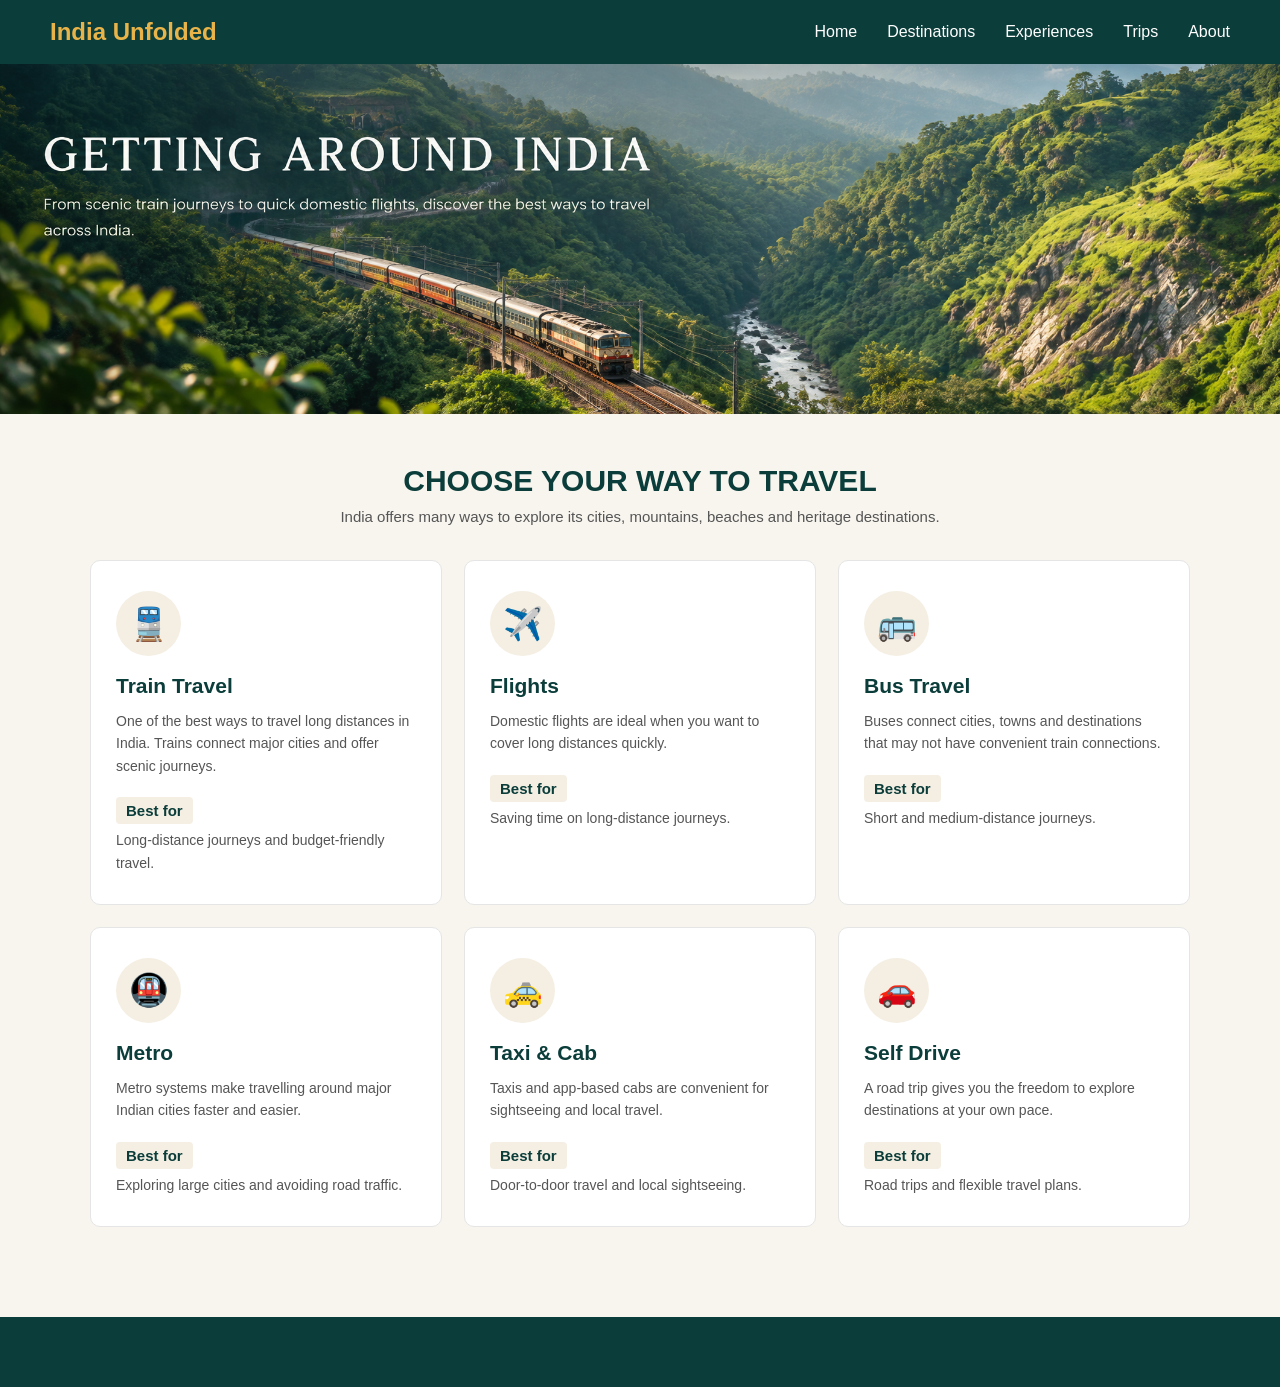
<file: getting-around.html>
<!DOCTYPE html>
<html lang="en">

<head>
    <meta charset="UTF-8">
    <meta name="viewport" content="width=device-width, initial-scale=1.0">

    <title>Getting Around - India Unfolded</title>

    <link rel="stylesheet" href="css/style.css">
</head>

<body>

    <!-- Header -->

    <header>
        <nav>

            <a href="index.html">India Unfolded</a>

            <div>
                <a href="index.html">Home</a>
                <a href="destinations.html">Destinations</a>
                <a href="experiences.html">Experiences</a>
                <a href="trips.html">Trips</a>
                <a href="about.html">About</a>
            </div>

        </nav>
    </header>


    <main>

        <!-- Hero -->

        <section class="travel-hero">

            <div class="travel-hero-content"></div>

        </section>


        <!-- Transport Section -->

        <section class="transport">

            <h2>CHOOSE YOUR WAY TO TRAVEL</h2>

            <p class="transport-intro">
                India offers many ways to explore its cities, mountains,
                beaches and heritage destinations.
            </p>


            <div class="transport-grid">


                <!-- Train Travel -->

                <div class="transport-card">

                    <div class="transport-icon">🚆</div>

                    <h3>Train Travel</h3>

                    <p>
                        One of the best ways to travel long distances in India.
                        Trains connect major cities and offer scenic journeys.
                    </p>

                    <h4>Best for</h4>

                    <p>
                        Long-distance journeys and budget-friendly travel.
                    </p>

                </div>


                <!-- Flights -->

                <div class="transport-card">

                    <div class="transport-icon">✈️</div>

                    <h3>Flights</h3>

                    <p>
                        Domestic flights are ideal when you want to cover
                        long distances quickly.
                    </p>

                    <h4>Best for</h4>

                    <p>
                        Saving time on long-distance journeys.
                    </p>

                </div>


                <!-- Bus Travel -->

                <div class="transport-card">

                    <div class="transport-icon">🚌</div>

                    <h3>Bus Travel</h3>

                    <p>
                        Buses connect cities, towns and destinations that
                        may not have convenient train connections.
                    </p>

                    <h4>Best for</h4>

                    <p>
                        Short and medium-distance journeys.
                    </p>

                </div>


                <!-- Metro -->

                <div class="transport-card">

                    <div class="transport-icon">🚇</div>

                    <h3>Metro</h3>

                    <p>
                        Metro systems make travelling around major Indian
                        cities faster and easier.
                    </p>

                    <h4>Best for</h4>

                    <p>
                        Exploring large cities and avoiding road traffic.
                    </p>

                </div>


                <!-- Taxi -->

                <div class="transport-card">

                    <div class="transport-icon">🚕</div>

                    <h3>Taxi & Cab</h3>

                    <p>
                        Taxis and app-based cabs are convenient for
                        sightseeing and local travel.
                    </p>

                    <h4>Best for</h4>

                    <p>
                        Door-to-door travel and local sightseeing.
                    </p>

                </div>


                <!-- Self Drive -->

                <div class="transport-card">

                    <div class="transport-icon">🚗</div>

                    <h3>Self Drive</h3>

                    <p>
                        A road trip gives you the freedom to explore
                        destinations at your own pace.
                    </p>

                    <h4>Best for</h4>

                    <p>
                        Road trips and flexible travel plans.
                    </p>

                </div>


            </div>


            <!-- Detailed Information -->

            <div id="transportInfo" class="transport-info"></div>


        </section>

    </main>


    <!-- Footer -->

    <footer>

        <!-- Add your existing footer here -->

    </footer>


    <!-- Transport Information Script -->

    <script>

        const transportCards =
            document.querySelectorAll(".transport-card");

        const transportInfo =
            document.querySelector("#transportInfo");


        const transportDetails = {

    "Train Travel": {

        title: "Train Travel in India",

        overview:
            "Indian Railways connects major cities, towns and tourist destinations across the country. It is one of the most practical choices for long-distance travel.",

        bestFor:
            "Long-distance journeys, scenic routes, overnight travel and budget-friendly trips.",

        popularRoutes:
            "Delhi–Agra, Mumbai–Goa, Delhi–Jaipur, Kolkata–Delhi and Chennai–Bengaluru.",

        classes:
            "Common options include General, Sleeper, AC 3 Tier, AC 2 Tier, AC First Class and Chair Car.",

        booking:
            `Tickets can be booked online through 
            <a href="https://www.irctc.co.in/eticket/" target="_blank" rel="noopener noreferrer">
            IRCTC – Book Train Tickets
            </a>.`,

        facilities:
            "Depending on the train and class, facilities may include sleeping berths, charging points, food services and onboard toilets.",

        tips:
            "Check your train number, boarding station and platform before departure. Keep your ticket and valid identification with you.",

        goodToKnow:
            "Overnight trains can save both travel time and accommodation costs."

    },


    "Flights": {

        title: "Flights in India",

        overview:
            "Domestic flights are a fast and convenient way to travel between distant cities. They are especially useful when your trip has limited time.",

        bestFor:
            "Long-distance journeys, short holidays and travellers who want to save time.",

        popularRoutes:
            "Delhi–Mumbai, Kolkata–Delhi, Mumbai–Goa, Delhi–Bengaluru and Chennai–Hyderabad.",

        classes:
            "Most domestic flights offer Economy and Business Class depending on the airline.",

        booking:
            `You can check and book domestic flights directly through 
            <a href="https://www.airindia.com/en-in/book-flights/domestic-flights" target="_blank" rel="noopener noreferrer">
            Air India – Domestic Flight Booking
            </a>.`,

        facilities:
            "Flights generally provide cabin baggage, checked baggage depending on the fare, seating and onboard services.",

        tips:
            "Carry your identification, check baggage limits and reach the airport well before departure.",

        goodToKnow:
            "Flights can be more expensive than trains but can save several hours on long journeys."

    },


    "Bus Travel": {

        title: "Bus Travel in India",

        overview:
            "Buses connect cities, towns and tourist destinations, including many places that do not have convenient railway connections.",

        bestFor:
            "Short and medium-distance journeys and reaching smaller destinations.",

        popularRoutes:
            "Delhi–Jaipur, Bengaluru–Mysuru, Chennai–Pondicherry and many regional routes.",

        classes:
            "Depending on the route, you may find ordinary, AC, Volvo, semi-sleeper and sleeper buses.",

        booking:
            `For online bus booking across many Indian routes, you can use 
            <a href="https://www.redbus.in/" target="_blank" rel="noopener noreferrer">
            redBus – Online Bus Booking
            </a>.`,

        facilities:
            "Facilities vary by bus and may include reclining seats, air conditioning, charging points and sleeper berths.",

        tips:
            "Check the boarding point carefully and arrive early, especially when travelling from a large bus terminal.",

        goodToKnow:
            "Buses can be particularly useful for hill stations and smaller towns."

    },


    "Metro": {

        title: "Metro Travel in India",

        overview:
            "Metro systems provide fast and convenient transportation within several major Indian cities and help travellers avoid heavy road traffic.",

        bestFor:
            "City sightseeing, commuting and travelling between major neighbourhoods.",

        popularRoutes:
            "Metro networks are available in cities including Delhi, Kolkata, Mumbai, Bengaluru, Chennai and Hyderabad.",

        classes:
            "Most metro systems use standard passenger coaches, with some systems offering reserved or special facilities.",

        booking:
            `Metro ticketing depends on the city. For Delhi, tickets can be purchased online through the official 
            <a href="https://onedelhi-pwa.delhitransport.in/" target="_blank" rel="noopener noreferrer">
            One Delhi – Metro Ticketing
            </a> portal.`,

        facilities:
            "Metro stations may offer escalators, lifts, security facilities, information boards and connections to other transport.",

        tips:
            "Check the route map before travelling and avoid peak hours if you want a more comfortable journey.",

        goodToKnow:
            "Metro is often one of the quickest ways to cross busy city areas."

    },


    "Taxi & Cab": {

        title: "Taxi & Cab",

        overview:
            "Taxis and app-based cabs provide convenient door-to-door transportation for sightseeing, airport transfers and local travel.",

        bestFor:
            "Airport transfers, sightseeing, short journeys and places without convenient public transport.",

        popularRoutes:
            "Hotels to airports, railway stations to hotels and local sightseeing routes.",

        classes:
            "Options may include standard cabs, larger vehicles, premium cars and outstation taxis.",

        booking:
            `For app-based cab booking, you can use the official 
            <a href="https://www.uber.com/in/en/" target="_blank" rel="noopener noreferrer">
            Uber India
            </a> website or app.`,

        facilities:
            "Depending on the service, vehicles may offer air conditioning, digital payment and different seating capacities.",

        tips:
            "Confirm the pickup location, vehicle details and estimated fare before starting your journey.",

        goodToKnow:
            "For sightseeing, hiring a cab for several hours can sometimes be more convenient than booking individual rides."

    },


    "Self Drive": {

        title: "Self Drive in India",

        overview:
            "Self-driving gives travellers the freedom to choose their own route, stops and schedule while exploring India by road.",

        bestFor:
            "Road trips, scenic routes, flexible itineraries and exploring places away from major cities.",

        popularRoutes:
            "Rajasthan, Kerala, Goa, Himachal Pradesh, Uttarakhand and parts of Northeast India are popular road-trip regions.",

        classes:
            "Travellers can use their own vehicle or rent cars from available self-drive rental services.",

        booking:
            `For self-drive car rentals, you can check available vehicles through the official 
            <a href="https://www.zoomcar.in/" target="_blank" rel="noopener noreferrer">
            Zoomcar
            </a> website.`,

        facilities:
            "Rental cars may range from small hatchbacks to SUVs depending on the destination and rental company.",

        tips:
            "Carry your driving documents, follow local traffic rules, check road conditions and plan fuel and rest stops.",

        goodToKnow:
            "Mountain and remote routes may require extra planning because road conditions can change quickly."

    }

};

        /* CARD CLICK */

        transportCards.forEach(function(card) {

            card.addEventListener("click", function() {

                const title =
                    card.querySelector("h3").textContent;

                const details =
                    transportDetails[title];


                transportInfo.innerHTML = `

                    <h2>${details.title}</h2>

                    <h3>Overview</h3>
                    <p>${details.overview}</p>

                    <h3>Best For</h3>
                    <p>${details.bestFor}</p>

                    <h3>Popular Routes</h3>
                    <p>${details.popularRoutes}</p>

                    <h3>Classes & Options</h3>
                    <p>${details.classes}</p>

                    <h3>Booking</h3>
                    <p>${details.booking}</p>

                    <h3>Facilities</h3>
                    <p>${details.facilities}</p>

                    <h3>Travel Tips</h3>
                    <p>${details.tips}</p>

                    <h3>Good to Know</h3>
                    <p>${details.goodToKnow}</p>

                `;


                transportInfo.style.display = "block";


                transportInfo.scrollIntoView({

                    behavior: "smooth",

                    block: "nearest"

                });

            });

        });

    </script>


    <!-- Main JavaScript -->

    <script src="js/script.js"></script>

</body>

</html>
</file>
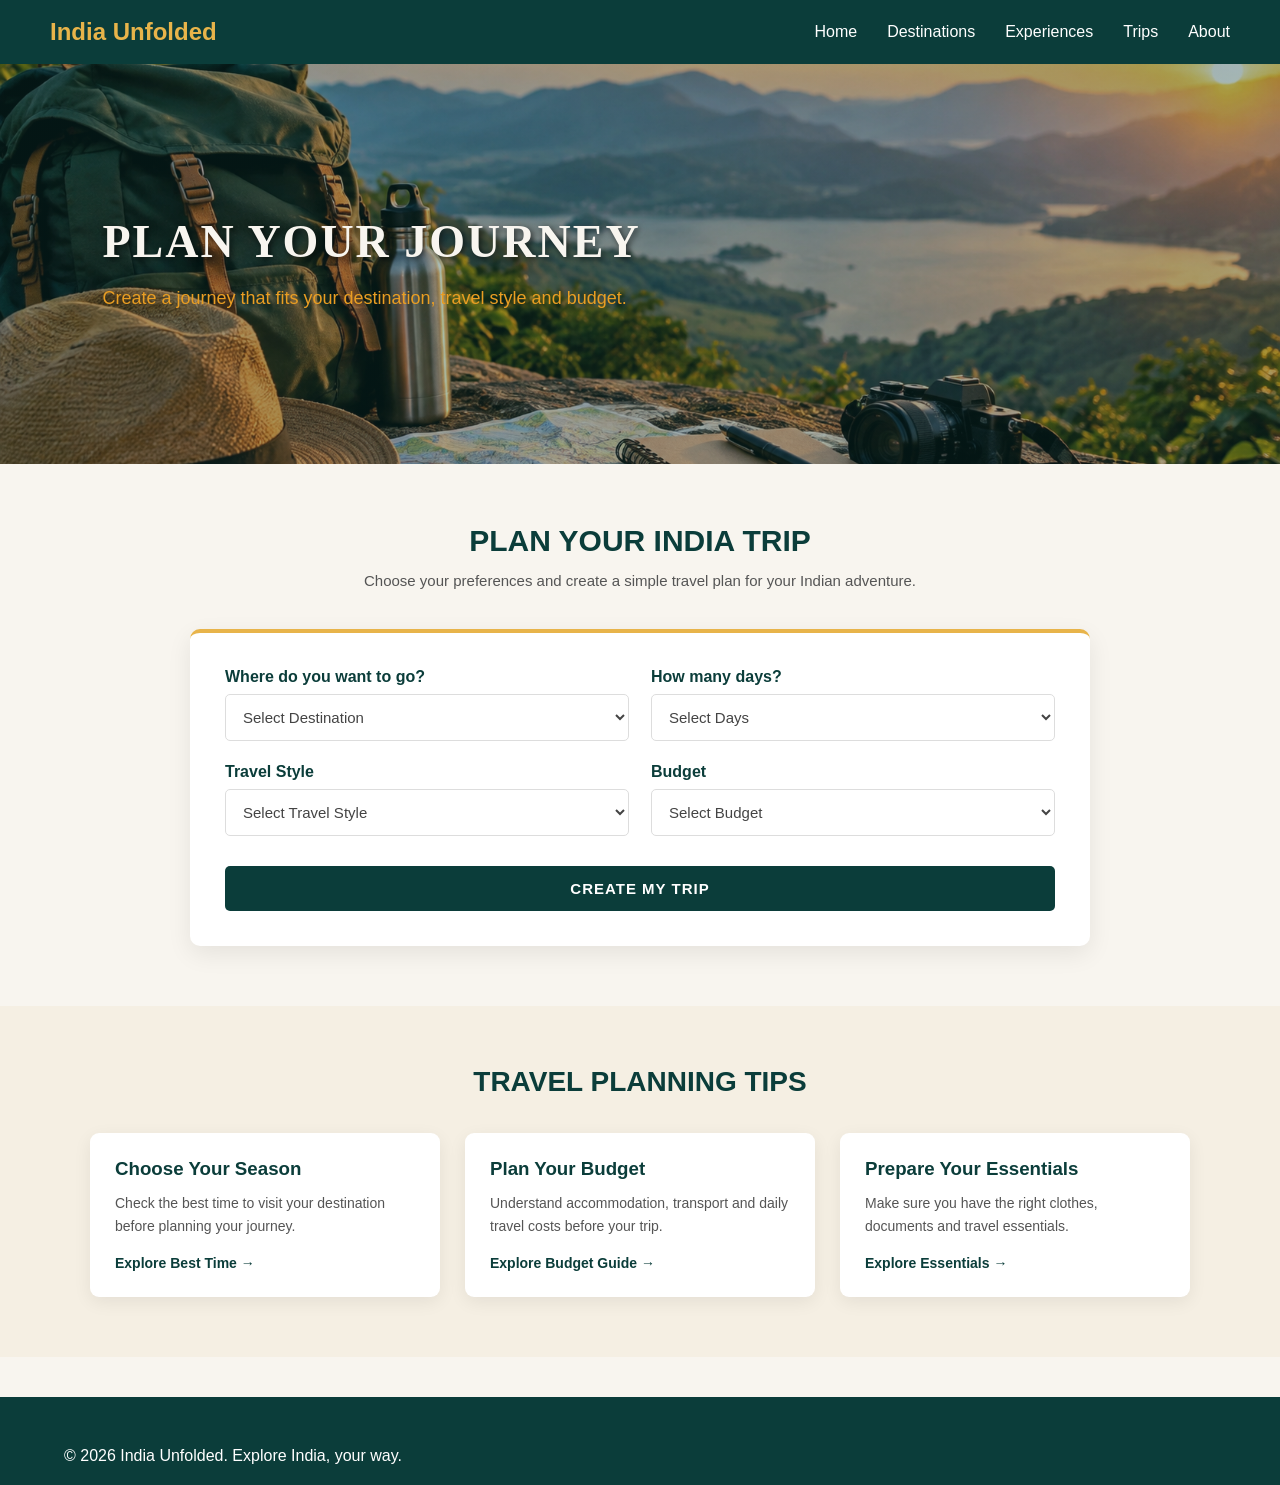
<file: planner.html>
<!DOCTYPE html>
<html lang="en">

<head>
    <meta charset="UTF-8">
    <meta name="viewport" content="width=device-width, initial-scale=1.0">

    <title>Trip Planner - India Unfolded</title>

    <link rel="stylesheet" href="css/style.css">
</head>

<body>

    <!-- HEADER -->

    <header>

        <nav>
            <a href="index.html">India Unfolded</a>

            <div>
                <a href="index.html">Home</a>
                <a href="destinations.html">Destinations</a>
                <a href="experiences.html">Experiences</a>
                <a href="trips.html">Trips</a>
                <a href="about.html">About</a>
            </div>
        </nav>

    </header>


    <main>

        <!-- HERO -->

        <section class="planner-hero">

            <div class="planner-hero-content">

                <h1>PLAN YOUR JOURNEY</h1>

                <p>
                    Create a journey that fits your destination,
                    travel style and budget.
                </p>

            </div>

        </section>


        <!-- PLANNER -->

        <section class="planner">

            <h2>PLAN YOUR INDIA TRIP</h2>

            <p class="planner-intro">
                Choose your preferences and create a simple
                travel plan for your Indian adventure.
            </p>


            <div class="planner-form">

                <!-- DESTINATION -->

                <div class="planner-field">

                    <label for="destination">
                        Where do you want to go?
                    </label>

                    <select id="destination">

                        <option value="">
                            Select Destination
                        </option>

                        <option value="Goa">
                            Goa
                        </option>

                        <option value="Rajasthan">
                            Rajasthan
                        </option>

                        <option value="Kerala">
                            Kerala
                        </option>

                        <option value="Himachal Pradesh">
                            Himachal Pradesh
                        </option>

                        <option value="Ladakh">
                            Ladakh
                        </option>

                        <option value="Varanasi">
                            Varanasi
                        </option>

                    </select>

                </div>


                <!-- DAYS -->

                <div class="planner-field">

                    <label for="days">
                        How many days?
                    </label>

                    <select id="days">

                        <option value="">
                            Select Days
                        </option>

                        <option value="3">
                            3 Days
                        </option>

                        <option value="5">
                            5 Days
                        </option>

                        <option value="7">
                            7 Days
                        </option>

                        <option value="10">
                            10 Days
                        </option>

                    </select>

                </div>


                <!-- STYLE -->

                <div class="planner-field">

                    <label for="style">
                        Travel Style
                    </label>

                    <select id="style">

                        <option value="">
                            Select Travel Style
                        </option>

                        <option value="Adventure">
                            Adventure
                        </option>

                        <option value="Relaxation">
                            Relaxation
                        </option>

                        <option value="Culture">
                            Culture & Heritage
                        </option>

                        <option value="Nature">
                            Nature & Wildlife
                        </option>

                        <option value="Spiritual">
                            Spiritual
                        </option>

                    </select>

                </div>


                <!-- BUDGET -->

                <div class="planner-field">

                    <label for="budget">
                        Budget
                    </label>

                    <select id="budget">

                        <option value="">
                            Select Budget
                        </option>

                        <option value="budget">
                            Budget
                        </option>

                        <option value="moderate">
                            Moderate
                        </option>

                        <option value="luxury">
                            Luxury
                        </option>

                    </select>

                </div>


                <button id="planButton">
                    CREATE MY TRIP
                </button>

            </div>


            <!-- RESULT -->

            <div id="tripResult"></div>

        </section>


        <!-- TRAVEL PLANNING TIPS -->

        <section class="planner-tips">

            <h2>TRAVEL PLANNING TIPS</h2>

            <div class="planner-tip-grid">

                <div class="planner-tip">

                    <h3>Choose Your Season</h3>

                    <p>
                        Check the best time to visit your destination
                        before planning your journey.
                    </p>

                    <a href="best-time.html">
                        Explore Best Time →
                    </a>

                </div>


                <div class="planner-tip">

                    <h3>Plan Your Budget</h3>

                    <p>
                        Understand accommodation, transport and
                        daily travel costs before your trip.
                    </p>

                    <a href="budget.html">
                        Explore Budget Guide →
                    </a>

                </div>


                <div class="planner-tip">

                    <h3>Prepare Your Essentials</h3>

                    <p>
                        Make sure you have the right clothes,
                        documents and travel essentials.
                    </p>

                    <a href="essentials.html">
                        Explore Essentials →
                    </a>

                </div>

            </div>

        </section>

    </main>


    <!-- FOOTER -->

    <footer>

        <p>
            © 2026 India Unfolded. Explore India, your way.
        </p>

    </footer>


    <script>

        const planButton =
            document.getElementById("planButton");

        const tripResult =
            document.getElementById("tripResult");


        planButton.addEventListener("click", function () {

            const destination =
                document.getElementById("destination").value;

            const days =
                document.getElementById("days").value;

            const style =
                document.getElementById("style").value;

            const budget =
                document.getElementById("budget").value;


            /* CHECK INPUTS */

            if (!destination ||
                !days ||
                !style ||
                !budget) {

                tripResult.innerHTML = `
                    <div class="planner-message">
                        Please select all options
                        before creating your trip.
                    </div>
                `;

                tripResult.style.display = "block";

                return;
            }


            /* BUDGET TEXT */

            let budgetText;

            if (budget === "budget") {

                budgetText = "Budget-friendly";

            } else if (budget === "moderate") {

                budgetText = "Moderate";

            } else {

                budgetText = "Luxury";

            }


            /* CREATE RESULT */

            tripResult.innerHTML = `

                <div class="trip-result-card">

                    <h2>
                        Your ${destination} Journey
                    </h2>

                    <p class="trip-summary">
                        ${days} Days •
                        ${style} •
                        ${budgetText} Travel
                    </p>


                    <div class="trip-details">

                        <div>
                            <strong>Destination</strong>
                            <span>${destination}</span>
                        </div>

                        <div>
                            <strong>Duration</strong>
                            <span>${days} Days</span>
                        </div>

                        <div>
                            <strong>Travel Style</strong>
                            <span>${style}</span>
                        </div>

                        <div>
                            <strong>Budget</strong>
                            <span>${budgetText}</span>
                        </div>

                    </div>


                    <h3>
                        Suggested Plan
                    </h3>


                    <p>
                        Start by exploring the main attractions
                        of ${destination}, then include local
                        experiences, food and enough time to relax.
                        Adjust your daily schedule according to
                        your travel style.
                    </p>


                    <div class="trip-links">

                        <a href="getting-around.html">
                            Getting Around →
                        </a>

                        <a href="stay.html">
                            Where to Stay →
                        </a>

                        <a href="food.html">
                            Food & Cuisine →
                        </a>

                        <a href="tips.html">
                            Travel Tips →
                        </a>

                    </div>

                </div>

            `;


            tripResult.style.display = "block";


            tripResult.scrollIntoView({
                behavior: "smooth",
                block: "start"
            });

        });

    </script>


    <script src="js/script.js"></script>

</body>

</html>
</file>
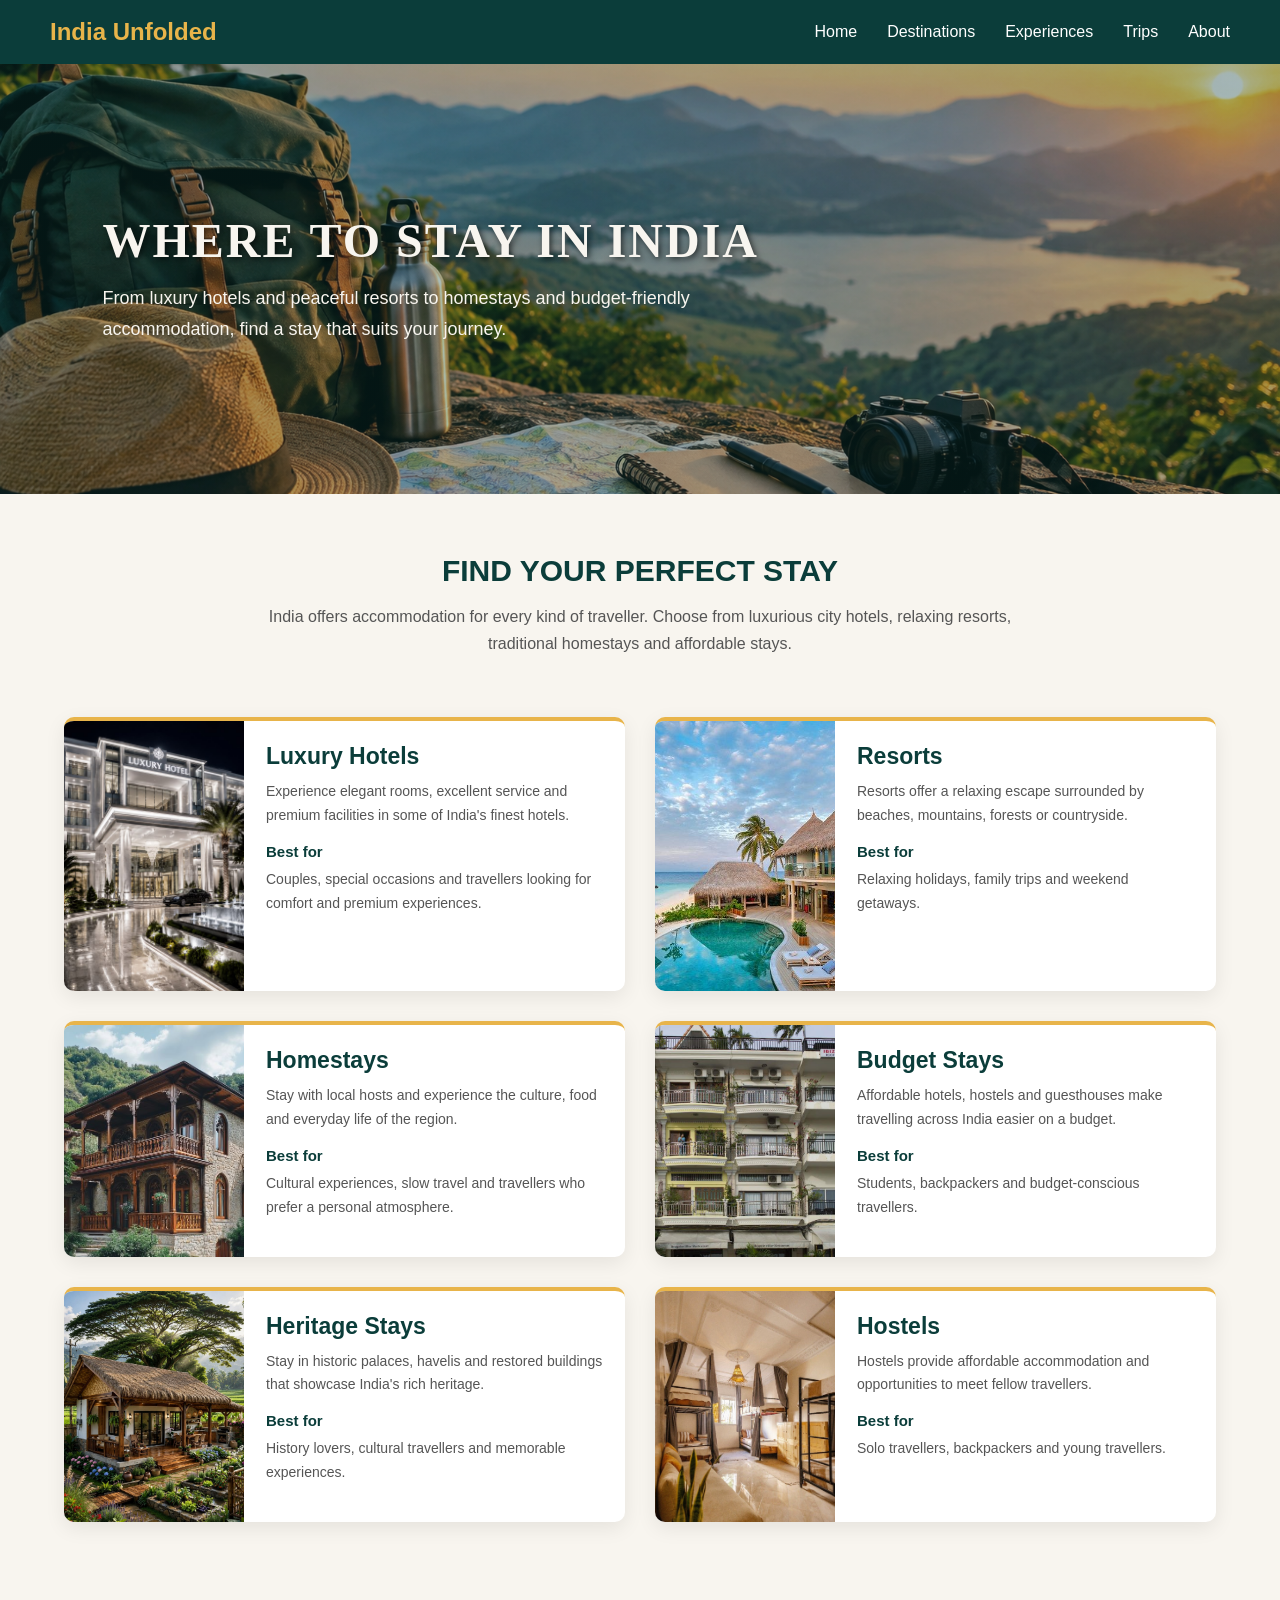
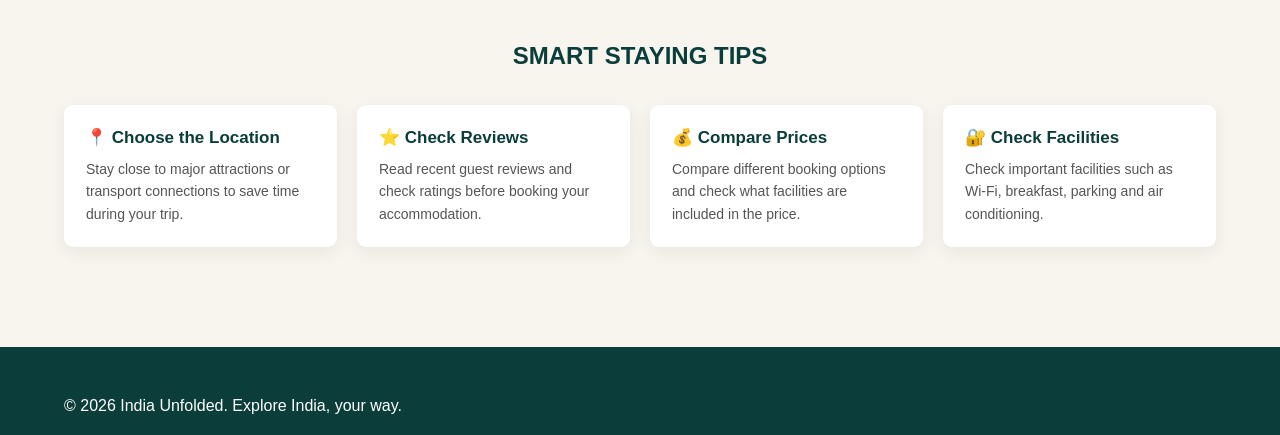
<file: stay.html>
<!DOCTYPE html>
<html lang="en">

<head>
    <meta charset="UTF-8">
    <meta name="viewport" content="width=device-width, initial-scale=1.0">

    <title>Where to Stay - India Unfolded</title>

    <link rel="stylesheet" href="css/style.css">
</head>

<body>

    <!-- HEADER -->

    <header>
        <nav>

            <a href="index.html">India Unfolded</a>

            <div>
                <a href="index.html">Home</a>
                <a href="destinations.html">Destinations</a>
                <a href="experiences.html">Experiences</a>
                <a href="trips.html">Trips</a>
                <a href="about.html">About</a>
            </div>

        </nav>
    </header>


    <main>

        <!-- HERO -->

        <section class="stay-hero">

            <div class="stay-hero-content">

                <h1>WHERE TO STAY IN INDIA</h1>

                <p>
                    From luxury hotels and peaceful resorts to homestays
                    and budget-friendly accommodation, find a stay that
                    suits your journey.
                </p>

            </div>

        </section>


        <!-- INTRODUCTION -->

        <section class="stay-intro">

            <h2>FIND YOUR PERFECT STAY</h2>

            <p>
                India offers accommodation for every kind of traveller.
                Choose from luxurious city hotels, relaxing resorts,
                traditional homestays and affordable stays.
            </p>

        </section>


        <!-- STAY TYPES -->

        <section class="stay-section">

            <div class="stay-grid">


                <!-- LUXURY HOTELS -->

                <div class="stay-card">

                    <div class="stay-image">
                        <img src="images/luxury-hotel.jpg"
                             alt="Luxury hotel in India">
                    </div>

                    <div class="stay-content">

                        <h3>Luxury Hotels</h3>

                        <p>
                            Experience elegant rooms, excellent service
                            and premium facilities in some of India's
                            finest hotels.
                        </p>

                        <h4>Best for</h4>

                        <p>
                            Couples, special occasions and travellers
                            looking for comfort and premium experiences.
                        </p>

                    </div>

                </div>


                <!-- RESORTS -->

                <div class="stay-card">

                    <div class="stay-image">
                        <img src="images/resort.jpg"
                             alt="Resort in India">
                    </div>

                    <div class="stay-content">

                        <h3>Resorts</h3>

                        <p>
                            Resorts offer a relaxing escape surrounded
                            by beaches, mountains, forests or countryside.
                        </p>

                        <h4>Best for</h4>

                        <p>
                            Relaxing holidays, family trips and weekend
                            getaways.
                        </p>

                    </div>

                </div>


                <!-- HOMESTAYS -->

                <div class="stay-card">

                    <div class="stay-image">
                        <img src="images/homestay.jpg"
                             alt="Homestay in India">
                    </div>

                    <div class="stay-content">

                        <h3>Homestays</h3>

                        <p>
                            Stay with local hosts and experience the
                            culture, food and everyday life of the region.
                        </p>

                        <h4>Best for</h4>

                        <p>
                            Cultural experiences, slow travel and
                            travellers who prefer a personal atmosphere.
                        </p>

                    </div>

                </div>


                <!-- BUDGET STAYS -->

                <div class="stay-card">

                    <div class="stay-image">
                        <img src="images/budget-stay.jpg"
                             alt="Budget accommodation in India">
                    </div>

                    <div class="stay-content">

                        <h3>Budget Stays</h3>

                        <p>
                            Affordable hotels, hostels and guesthouses
                            make travelling across India easier on a budget.
                        </p>

                        <h4>Best for</h4>

                        <p>
                            Students, backpackers and budget-conscious
                            travellers.
                        </p>

                    </div>

                </div>


                <!-- HERITAGE STAYS -->

                <div class="stay-card">

                    <div class="stay-image">
                        <img src="images/heritage-stay.jpg"
                             alt="Heritage hotel in India">
                    </div>

                    <div class="stay-content">

                        <h3>Heritage Stays</h3>

                        <p>
                            Stay in historic palaces, havelis and restored
                            buildings that showcase India's rich heritage.
                        </p>

                        <h4>Best for</h4>

                        <p>
                            History lovers, cultural travellers and
                            memorable experiences.
                        </p>

                    </div>

                </div>


                <!-- HOSTELS -->

                <div class="stay-card">

                    <div class="stay-image">
                        <img src="images/hostel.jpg"
                             alt="Hostel accommodation in India">
                    </div>

                    <div class="stay-content">

                        <h3>Hostels</h3>

                        <p>
                            Hostels provide affordable accommodation and
                            opportunities to meet fellow travellers.
                        </p>

                        <h4>Best for</h4>

                        <p>
                            Solo travellers, backpackers and young travellers.
                        </p>

                    </div>

                </div>


            </div>

        </section>


        <!-- STAY TIPS -->

        <section class="stay-tips">

            <h2>SMART STAYING TIPS</h2>

            <div class="tips-grid">

                <div class="tip-box">

                    <h3>📍 Choose the Location</h3>

                    <p>
                        Stay close to major attractions or transport
                        connections to save time during your trip.
                    </p>

                </div>


                <div class="tip-box">

                    <h3>⭐ Check Reviews</h3>

                    <p>
                        Read recent guest reviews and check ratings
                        before booking your accommodation.
                    </p>

                </div>


                <div class="tip-box">

                    <h3>💰 Compare Prices</h3>

                    <p>
                        Compare different booking options and check
                        what facilities are included in the price.
                    </p>

                </div>


                <div class="tip-box">

                    <h3>🔐 Check Facilities</h3>

                    <p>
                        Check important facilities such as Wi-Fi,
                        breakfast, parking and air conditioning.
                    </p>

                </div>

            </div>

        </section>


    </main>


    <!-- FOOTER -->

    <footer>

        <p>
            © 2026 India Unfolded. Explore India, your way.
        </p>

    </footer>


    <script src="js/script.js"></script>

</body>

</html>
</file>
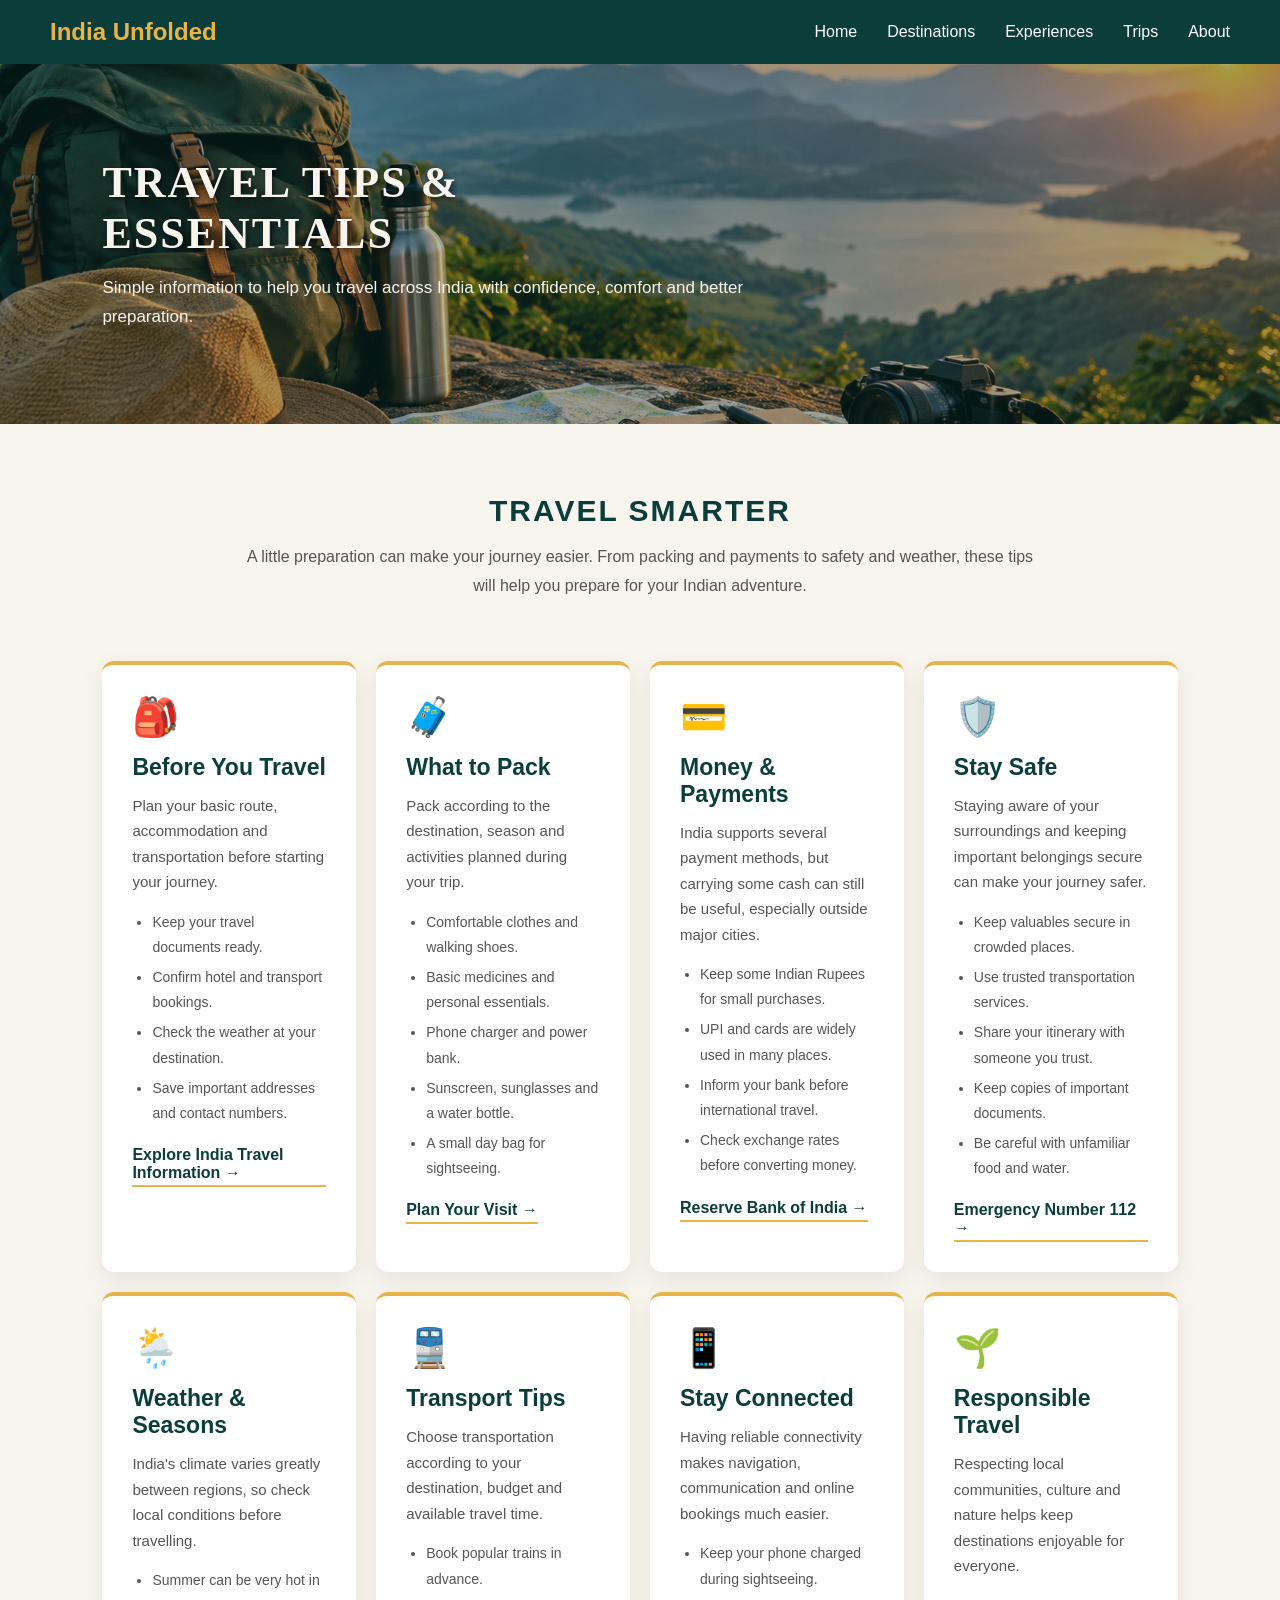
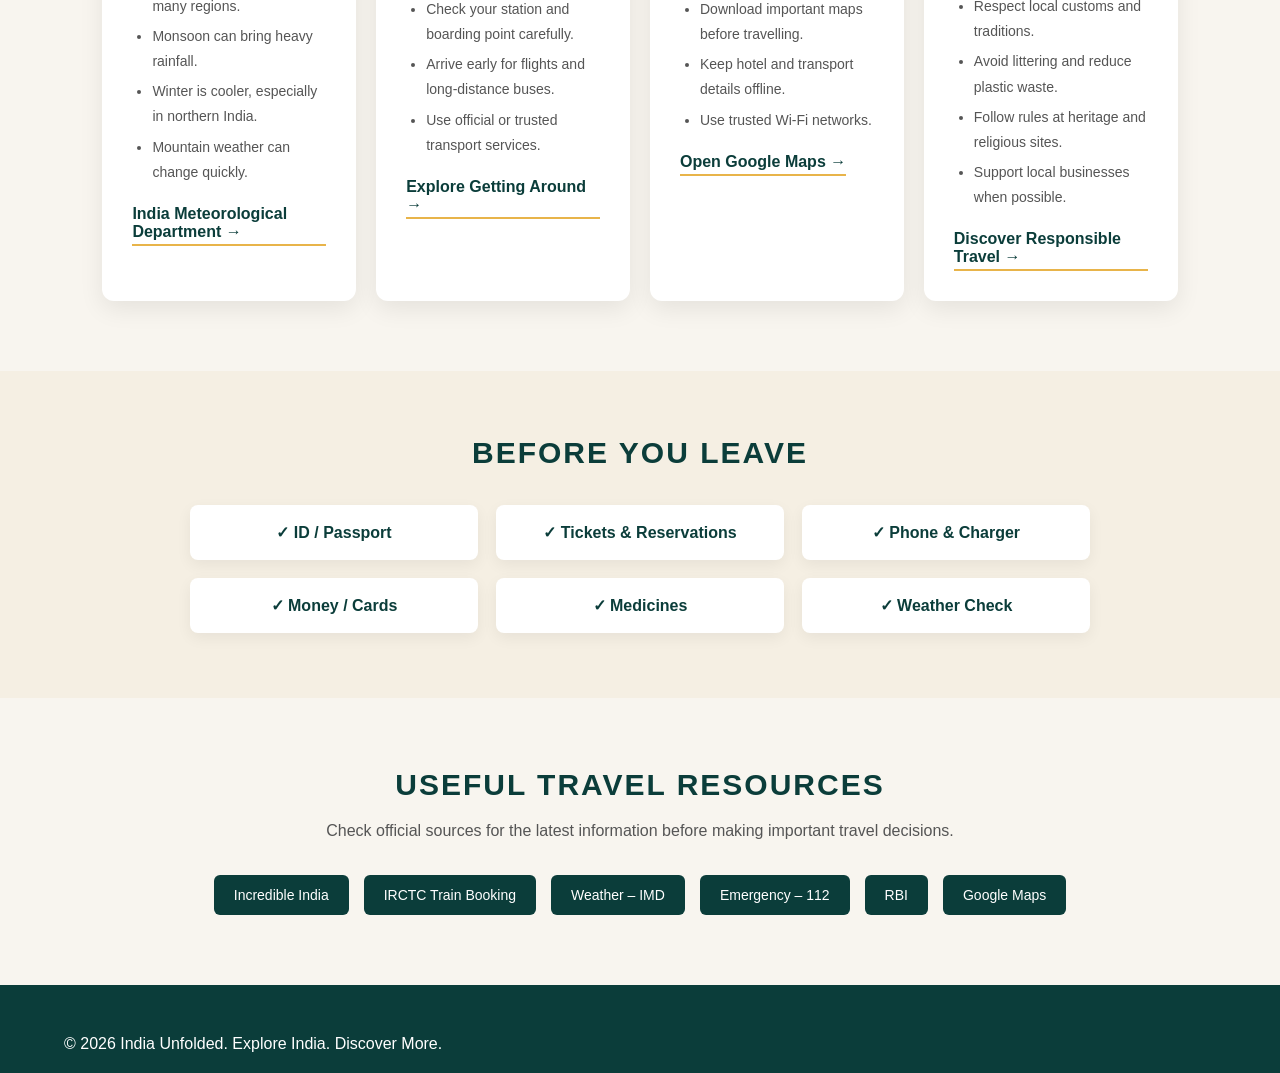
<file: tips.html>
<!DOCTYPE html>
<html lang="en">

<head>
    <meta charset="UTF-8">
    <meta name="viewport" content="width=device-width, initial-scale=1.0">

    <title>Travel Tips - India Unfolded</title>

    <link rel="stylesheet" href="css/style.css">
</head>

<body>

    <!-- HEADER -->

    <header>
        <nav>

            <a href="index.html">India Unfolded</a>

            <div>
                <a href="index.html">Home</a>
                <a href="destinations.html">Destinations</a>
                <a href="experiences.html">Experiences</a>
                <a href="trips.html">Trips</a>
                <a href="about.html">About</a>
            </div>

        </nav>
    </header>


    <main>

        <!-- HERO -->

        <section class="travel-tips-hero">

            <div class="travel-tips-hero-content">

                <h1>TRAVEL TIPS & ESSENTIALS</h1>

                <p>
                    Simple information to help you travel across India
                    with confidence, comfort and better preparation.
                </p>

            </div>

        </section>


        <!-- INTRO -->

        <section class="tips-intro">

            <h2>TRAVEL SMARTER</h2>

            <p>
                A little preparation can make your journey easier.
                From packing and payments to safety and weather,
                these tips will help you prepare for your Indian adventure.
            </p>

        </section>


        <!-- TIPS GRID -->

        <section class="tips-section">

            <div class="tips-grid">


                <!-- BEFORE YOU TRAVEL -->

                <article class="tip-card">

                    <div class="tip-icon">🎒</div>

                    <h2>Before You Travel</h2>

                    <p>
                        Plan your basic route, accommodation and transportation
                        before starting your journey.
                    </p>

                    <ul>
                        <li>Keep your travel documents ready.</li>
                        <li>Confirm hotel and transport bookings.</li>
                        <li>Check the weather at your destination.</li>
                        <li>Save important addresses and contact numbers.</li>
                    </ul>

                    <a href="https://www.incredibleindia.gov.in/"
                       target="_blank"
                       rel="noopener noreferrer"
                       class="tip-link">
                        Explore India Travel Information →
                    </a>

                </article>


                <!-- PACKING -->

                <article class="tip-card">

                    <div class="tip-icon">🧳</div>

                    <h2>What to Pack</h2>

                    <p>
                        Pack according to the destination, season and
                        activities planned during your trip.
                    </p>

                    <ul>
                        <li>Comfortable clothes and walking shoes.</li>
                        <li>Basic medicines and personal essentials.</li>
                        <li>Phone charger and power bank.</li>
                        <li>Sunscreen, sunglasses and a water bottle.</li>
                        <li>A small day bag for sightseeing.</li>
                    </ul>

                    <a href="https://www.incredibleindia.gov.in/"
                       target="_blank"
                       rel="noopener noreferrer"
                       class="tip-link">
                        Plan Your Visit →
                    </a>

                </article>


                <!-- MONEY -->

                <article class="tip-card">

                    <div class="tip-icon">💳</div>

                    <h2>Money & Payments</h2>

                    <p>
                        India supports several payment methods, but carrying
                        some cash can still be useful, especially outside major cities.
                    </p>

                    <ul>
                        <li>Keep some Indian Rupees for small purchases.</li>
                        <li>UPI and cards are widely used in many places.</li>
                        <li>Inform your bank before international travel.</li>
                        <li>Check exchange rates before converting money.</li>
                    </ul>

                    <a href="https://www.rbi.org.in/"
                       target="_blank"
                       rel="noopener noreferrer"
                       class="tip-link">
                        Reserve Bank of India →
                    </a>

                </article>


                <!-- SAFETY -->

                <article class="tip-card">

                    <div class="tip-icon">🛡️</div>

                    <h2>Stay Safe</h2>

                    <p>
                        Staying aware of your surroundings and keeping
                        important belongings secure can make your journey safer.
                    </p>

                    <ul>
                        <li>Keep valuables secure in crowded places.</li>
                        <li>Use trusted transportation services.</li>
                        <li>Share your itinerary with someone you trust.</li>
                        <li>Keep copies of important documents.</li>
                        <li>Be careful with unfamiliar food and water.</li>
                    </ul>

                    <a href="https://112.gov.in/"
                       target="_blank"
                       rel="noopener noreferrer"
                       class="tip-link">
                        Emergency Number 112 →
                    </a>

                </article>


                <!-- WEATHER -->

                <article class="tip-card">

                    <div class="tip-icon">🌦️</div>

                    <h2>Weather & Seasons</h2>

                    <p>
                        India's climate varies greatly between regions,
                        so check local conditions before travelling.
                    </p>

                    <ul>
                        <li>Summer can be very hot in many regions.</li>
                        <li>Monsoon can bring heavy rainfall.</li>
                        <li>Winter is cooler, especially in northern India.</li>
                        <li>Mountain weather can change quickly.</li>
                    </ul>

                    <a href="https://mausam.imd.gov.in/"
                       target="_blank"
                       rel="noopener noreferrer"
                       class="tip-link">
                        India Meteorological Department →
                    </a>

                </article>


                <!-- TRANSPORT -->

                <article class="tip-card">

                    <div class="tip-icon">🚆</div>

                    <h2>Transport Tips</h2>

                    <p>
                        Choose transportation according to your destination,
                        budget and available travel time.
                    </p>

                    <ul>
                        <li>Book popular trains in advance.</li>
                        <li>Check your station and boarding point carefully.</li>
                        <li>Arrive early for flights and long-distance buses.</li>
                        <li>Use official or trusted transport services.</li>
                    </ul>

                    <a href="getting-around.html"
                       class="tip-link">
                        Explore Getting Around →
                    </a>

                </article>


                <!-- CONNECTIVITY -->

                <article class="tip-card">

                    <div class="tip-icon">📱</div>

                    <h2>Stay Connected</h2>

                    <p>
                        Having reliable connectivity makes navigation,
                        communication and online bookings much easier.
                    </p>

                    <ul>
                        <li>Keep your phone charged during sightseeing.</li>
                        <li>Download important maps before travelling.</li>
                        <li>Keep hotel and transport details offline.</li>
                        <li>Use trusted Wi-Fi networks.</li>
                    </ul>

                    <a href="https://www.google.com/maps/"
                       target="_blank"
                       rel="noopener noreferrer"
                       class="tip-link">
                        Open Google Maps →
                    </a>

                </article>


                <!-- RESPONSIBLE TRAVEL -->

                <article class="tip-card">

                    <div class="tip-icon">🌱</div>

                    <h2>Responsible Travel</h2>

                    <p>
                        Respecting local communities, culture and nature
                        helps keep destinations enjoyable for everyone.
                    </p>

                    <ul>
                        <li>Respect local customs and traditions.</li>
                        <li>Avoid littering and reduce plastic waste.</li>
                        <li>Follow rules at heritage and religious sites.</li>
                        <li>Support local businesses when possible.</li>
                    </ul>

                    <a href="https://www.incredibleindia.gov.in/"
                       target="_blank"
                       rel="noopener noreferrer"
                       class="tip-link">
                        Discover Responsible Travel →
                    </a>

                </article>


            </div>

        </section>


        <!-- QUICK CHECKLIST -->

        <section class="travel-checklist">

            <h2>BEFORE YOU LEAVE</h2>

            <div class="checklist-grid">

                <div>
                    ✓ ID / Passport
                </div>

                <div>
                    ✓ Tickets & Reservations
                </div>

                <div>
                    ✓ Phone & Charger
                </div>

                <div>
                    ✓ Money / Cards
                </div>

                <div>
                    ✓ Medicines
                </div>

                <div>
                    ✓ Weather Check
                </div>

            </div>

        </section>


        <!-- USEFUL LINKS -->

        <section class="useful-links">

            <h2>USEFUL TRAVEL RESOURCES</h2>

            <p>
                Check official sources for the latest information before
                making important travel decisions.
            </p>

            <div class="resource-links">

                <a href="https://www.incredibleindia.gov.in/"
                   target="_blank"
                   rel="noopener noreferrer">
                    Incredible India
                </a>

                <a href="https://www.irctc.co.in/eticket/"
                   target="_blank"
                   rel="noopener noreferrer">
                    IRCTC Train Booking
                </a>

                <a href="https://mausam.imd.gov.in/"
                   target="_blank"
                   rel="noopener noreferrer">
                    Weather – IMD
                </a>

                <a href="https://112.gov.in/"
                   target="_blank"
                   rel="noopener noreferrer">
                    Emergency – 112
                </a>

                <a href="https://www.rbi.org.in/"
                   target="_blank"
                   rel="noopener noreferrer">
                    RBI
                </a>

                <a href="https://www.google.com/maps/"
                   target="_blank"
                   rel="noopener noreferrer">
                    Google Maps
                </a>

            </div>

        </section>

    </main>


    <!-- FOOTER -->

    <footer>

        <p>
            © 2026 India Unfolded. Explore India. Discover More.
        </p>

    </footer>


    <script src="js/script.js"></script>

</body>

</html>
</file>
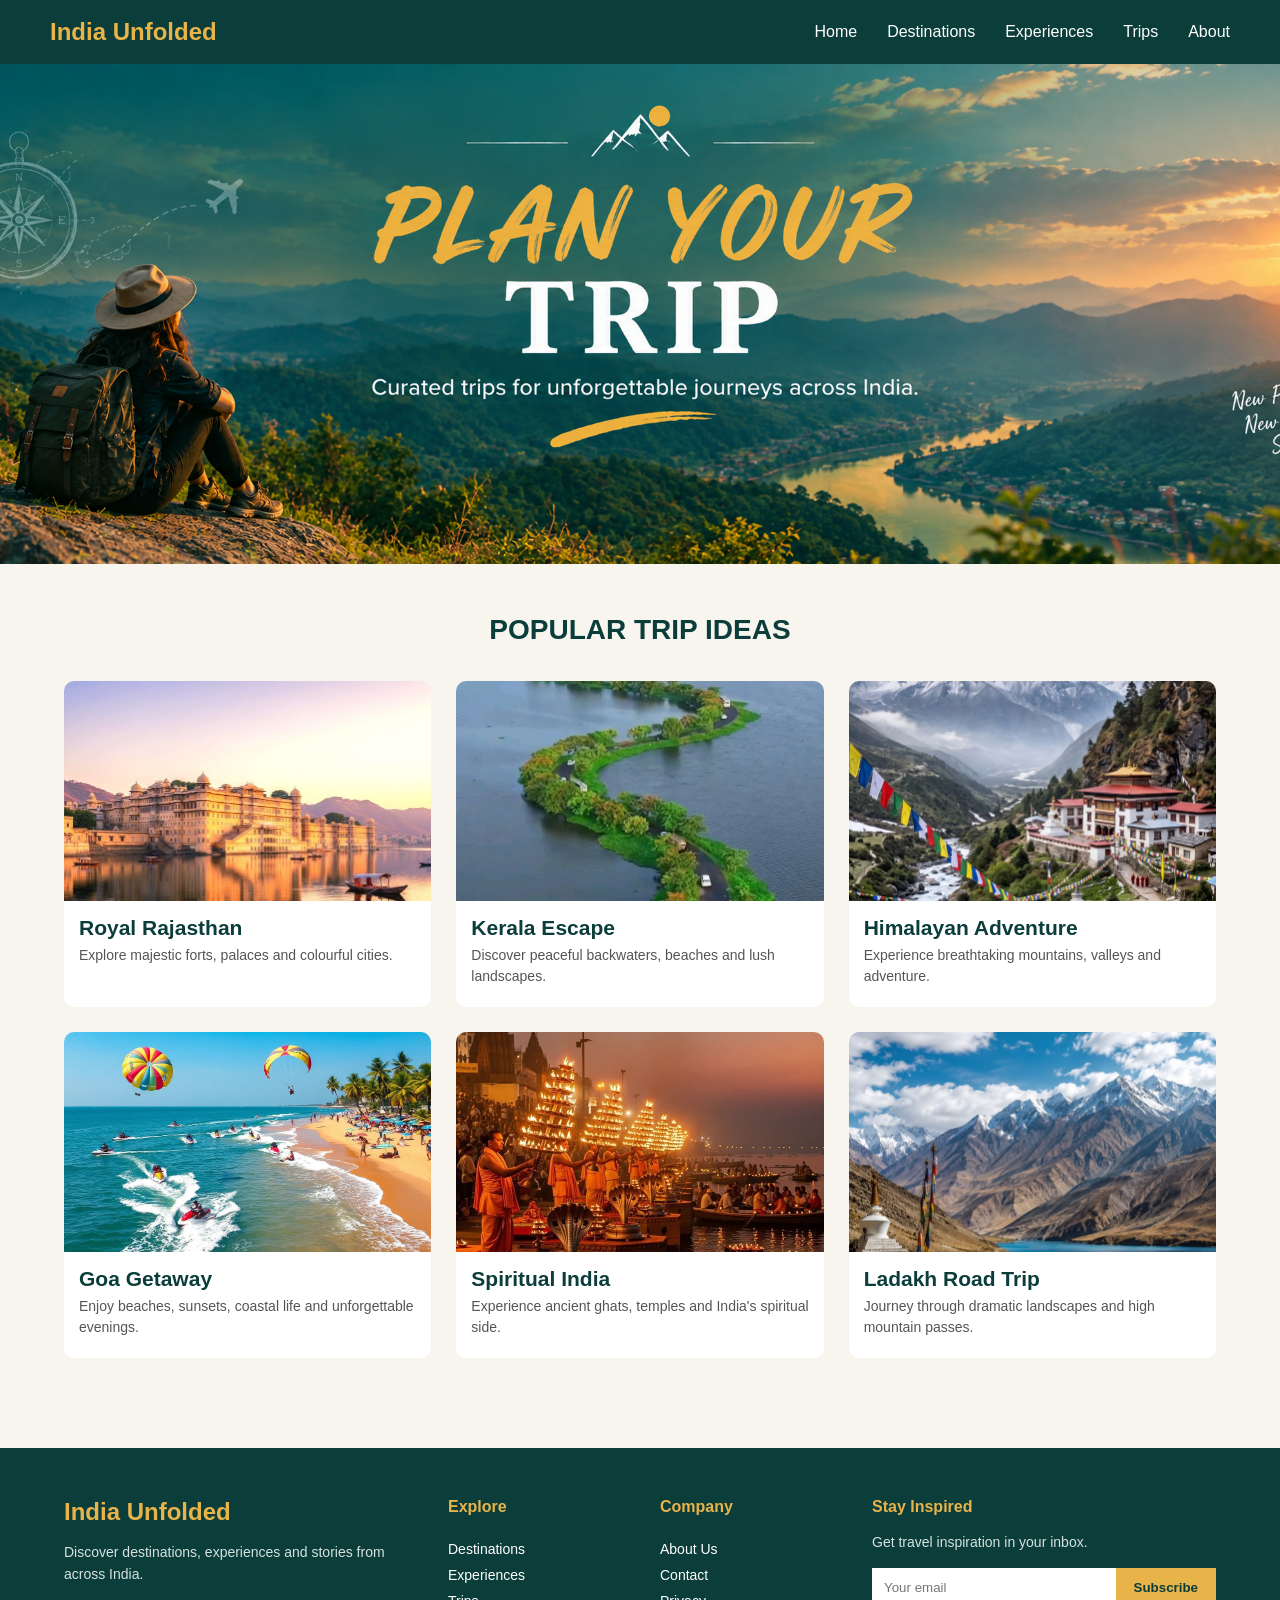
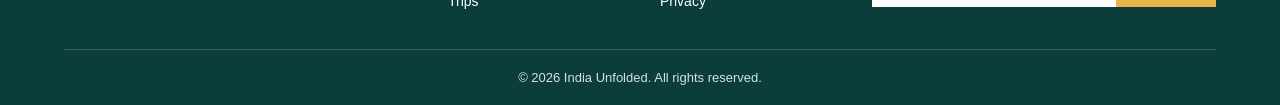
<file: trips.html>
<!DOCTYPE html>
<html lang="en">

<head>
    <meta charset="UTF-8">
    <meta name="viewport" content="width=device-width, initial-scale=1.0">

    <title>Trips - India Unfolded</title>

    <link rel="stylesheet" href="css/style.css">
</head>

<body>

<header>
    <nav>

        <a href="index.html">India Unfolded</a>

        <div>
            <a href="index.html">Home</a>
            <a href="destinations.html">Destinations</a>
            <a href="experiences.html">Experiences</a>
            <a href="trips.html">Trips</a>
            <a href="about.html">About</a>
        </div>

    </nav>
</header>


<main>

    <!-- Trips Hero -->

    <section class="trip-hero">
    </section>


    <!-- Trip Ideas -->

    <section class="trip-list">

        <h2>POPULAR TRIP IDEAS</h2>

        <div class="trip-grid">

            <div class="trip-item">
                <img src="images/rajasthan.jpg" alt="Rajasthan trip">
                <h3>Royal Rajasthan</h3>
                <p>Explore majestic forts, palaces and colourful cities.</p>
            </div>


            <div class="trip-item">
                <img src="images/kerala-backwaters.jpg" alt="Kerala trip">
                <h3>Kerala Escape</h3>
                <p>Discover peaceful backwaters, beaches and lush landscapes.</p>
            </div>


            <div class="trip-item">
                <img src="images/himalayas.jpg" alt="Himalayan trip">
                <h3>Himalayan Adventure</h3>
                <p>Experience breathtaking mountains, valleys and adventure.</p>
            </div>


            <div class="trip-item">
                <img src="images/goa.jpg" alt="Goa trip">
                <h3>Goa Getaway</h3>
                <p>Enjoy beaches, sunsets, coastal life and unforgettable evenings.</p>
            </div>


            <div class="trip-item">
                <img src="images/varanasi.jpg" alt="Varanasi trip">
                <h3>Spiritual India</h3>
                <p>Experience ancient ghats, temples and India's spiritual side.</p>
            </div>


            <div class="trip-item">
                <img src="images/ladakh.jpg" alt="Ladakh trip">
                <h3>Ladakh Road Trip</h3>
                <p>Journey through dramatic landscapes and high mountain passes.</p>
            </div>

        </div>

    </section>

</main>


<footer>

    <div class="footer-content">

        <div class="footer-about">
            <h3>India Unfolded</h3>
            <p>
                Discover destinations, experiences and stories from across India.
            </p>
        </div>


        <div class="footer-links">

            <h4>Explore</h4>

            <a href="destinations.html">Destinations</a>
            <a href="experiences.html">Experiences</a>
            <a href="trips.html">Trips</a>

        </div>


        <div class="footer-links">

            <h4>Company</h4>

            <a href="about.html">About Us</a>
            <a href="#">Contact</a>
            <a href="#">Privacy</a>

        </div>


        <div class="newsletter">

            <h4>Stay Inspired</h4>

            <p>Get travel inspiration in your inbox.</p>

            <div class="newsletter-box">

                <input type="email" placeholder="Your email">

                <button>Subscribe</button>

            </div>

        </div>

    </div>


    <div class="footer-bottom">

        <p>© 2026 India Unfolded. All rights reserved.</p>

    </div>

</footer>


<script src="js/script.js"></script>

</body>

</html>
</file>
<file: css/style.css>
* {
    margin: 0;
    padding: 0;
    box-sizing: border-box;
}

body {
    font-family: Arial, sans-serif;
    background-color: #F8F5EF;
    color: #1A1A1A;
}

header {
    background-color: #0B3D3A;
    padding: 18px 50px;
}

nav {
    display: flex;
    justify-content: space-between;
    align-items: center;
}

nav > a {
    color: #E8B44A;
    text-decoration: none;
    font-size: 24px;
    font-weight: bold;
}

nav div {
    display: flex;
    gap: 30px;
}

nav div a {
    color: #FFFFFF;
    text-decoration: none;
}

.hero {
    height: 520px;
    display: flex;
    align-items: center;
    padding-left: 8%;
    background-image: linear-gradient(rgba(248, 245, 239, 0.15), rgba(248, 245, 239, 0.15)), url("../images/india hero.jpg");
    background-size: cover;
    background-position: center;
    background-repeat: no-repeat;
}

.hero-content {
    max-width: 650px;
}

.hero-content h1 {
    font-size: 60px;
    color: #0B3D3A;
    margin-bottom: 10px;
    letter-spacing: 3px;
}

.hero-content p {
    font-size: 18px;
    color: #0B3D3A;
    margin-bottom: 25px;
}

.search-box {
    display: flex;
    width: 600px;
    margin-top: 20px;
}

.search-box input {
    flex: 1;
    padding: 16px 20px;
    border: none;
    font-size: 16px;
    outline: none;
}

.search-box button {
    width: 65px;
    border: none;
    background-color: #0B3D3A;
    color: #FFFFFF;
    font-size: 18px;
    cursor: pointer;
}

.explore {
    padding: 35px 5%;
    text-align: center;
}

.explore h2 {
    color: #0B3D3A;
    font-size: 28px;
    margin-bottom: 30px;
}

.regions {
    display: flex;
    justify-content: space-between;
    gap: 20px;
}

.region {
    flex: 1;
    padding: 25px 10px;
}

.region h3 {
    color: #1A1A1A;
    font-size: 16px;
}

.region-icon {
    font-size: 40px;
    margin-bottom: 12px;
}

.experiences {
    padding: 35px 4%;
    text-align: center;
}

.experiences h2 {
    color: #0B3D3A;
    font-size: 28px;
    margin-bottom: 25px;
}

.experience-cards {
    display: flex;
    gap: 15px;
}

.experience-card {
    flex: 1;
    height: 120px;
    display: flex;
    align-items: flex-end;
    justify-content: center;
    padding-bottom: 15px;
    border-radius: 8px;
    background-size: cover;
    background-position: center;
    text-decoration: none;
}

.experience-card h3 {
    color: #FFFFFF;
    font-size: 16px;
}

.mountains {
    background-image: url("../images/mountains.jpg");
}

.beaches {
    background-image: url("../images/beaches.jpg");
}

.heritage {
    background-image: url("../images/heritage.jpg");
}

.food {
    background-image: url("../images/food.jpg");
}

.adventure {
    background-image: url("../images/adventure.jpg");
}

.spiritual {
    background-image: url("../images/spiritual.jpg");
}

.wildlife {
    background-image: url("../images/wildlife.jpg");
}

.festivals {
    background-image: url("../images/festivals.jpg");
}

.destinations {
    padding: 50px 5%;
    text-align: center;
}

.destinations h2 {
    color: #0B3D3A;
    font-size: 28px;
    margin-bottom: 30px;
}

.destination-cards {
    display: grid;
    grid-template-columns: repeat(3, 1fr);
    gap: 20px;
}

.destination-card {
    background: #FFF;
    border-radius: 8px;
    overflow: hidden;
    text-align: left;
    text-decoration: none;
    color: inherit;
}

.destination-image {
    height: 200px;
    background-size: cover;
    background-position: center;
}

.destination-card h3 {
    color: #0B3D3A;
    font-size: 20px;
    margin: 15px 15px 5px;
}

.destination-card p {
    margin: 0 15px 15px;
    color: #555555;
    font-size: 14px;
}

.taj-mahal {
    background-image: url("../images/taj-mahal.jpg");
}

.goa {
    background-image: url("../images/goa.jpg");
}

.jaipur {
    background-image: url("../images/jaipur.jpg");
}

.kerala {
    background-image: url("../images/kerala.jpg");
}

.varanasi {
    background-image: url("../images/varanasi.jpg");
}

.ladakh {
    background-image: url("../images/ladakh.jpg");
}

.plan {
    padding: 50px 5%;
    text-align: center;
}

.plan h2 {
    color: #0B3D3A;
    font-size: 28px;
    margin-bottom: 30px;
}

.plan-cards {
    display: grid;
    grid-template-columns: repeat(4, 1fr);
    gap: 20px;
}

.plan-card {
    background-color: #FFFFFF;
    padding: 25px 15px;
    border-radius: 8px;
    text-align: center;
}

.plan-icon {
    font-size: 35px;
    margin-bottom: 12px;
}

.plan-card h3 {
    color: #0B3D3A;
    font-size: 17px;
    margin-bottom: 8px;
}

.plan-card p {
    color: #555555;
    font-size: 13px;
}

.inspiration {
    padding: 50px 5%;
    text-align: center;
}

.inspiration h2 {
    color: #0B3D3A;
    font-size: 28px;
    margin-bottom: 30px;
}

.inspiration-cards {
    display: grid;
    grid-template-columns: repeat(4, 1fr);
    gap: 20px;
}

.inspiration-card {
    background-color: #FFFFFF;
    border-radius: 8px;
    overflow: hidden;
    text-align: left;
}

.inspiration-image {
    height: 180px;
    background-size: cover;
    background-position: center;
}

.inspiration-card h3 {
    color: #0B3D3A;
    font-size: 18px;
    margin: 15px 15px 5px;
}

.inspiration-card p {
    color: #555555;
    font-size: 13px;
    margin: 0 15px 15px;
}

.rajasthan {
    background-image: url("../images/rajasthan.jpg");
}

.kerala-backwaters {
    background-image: url("../images/kerala-backwaters.jpg");
}

.himalayas {
    background-image: url("../images/himalayas.jpg");
}

.indian-food {
    background-image: url("../images/indian-food.jpg");
}

footer {
    background-color: #0B3D3A;
    color: #FFFFFF;
    padding: 50px 5% 20px;
    margin-top: 40px;
}

.footer-content {
    display: grid;
    grid-template-columns: 2fr 1fr 1fr 2fr;
    gap: 40px;
}

.footer-content h3 {
    color: #E8B44A;
    font-size: 24px;
    margin-bottom: 15px;
}

.footer-content h4 {
    color: #E8B44A;
    margin-bottom: 15px;
}

.footer-about p,
.newsletter p {
    color: #D5E2E0;
    font-size: 14px;
    line-height: 1.6;
}

.footer-links {
    display: flex;
    flex-direction: column;
    gap: 10px;
}

.footer-links a {
    color: #FFFFFF;
    text-decoration: none;
    font-size: 14px;
}

.footer-links a:hover {
    color: #E8B44A;
}

.newsletter-box {
    display: flex;
    margin-top: 15px;
}

.newsletter-box input {
    flex: 1;
    padding: 12px;
    border: none;
    outline: none;
}

.newsletter-box button {
    padding: 12px 18px;
    border: none;
    background-color: #E8B44A;
    color: #0B3D3A;
    cursor: pointer;
    font-weight: bold;
}

.footer-bottom {
    border-top: 1px solid #37615E;
    margin-top: 40px;
    padding-top: 20px;
    text-align: center;
}

.footer-bottom p {
    color: #D5E2E0;
    font-size: 13px;
}

/* Mobile Responsive Design */

@media (max-width: 768px) {

    header {
        padding: 15px 20px;
    }

    nav {
        flex-direction: column;
        gap: 15px;
    }

    nav div {
        gap: 15px;
        flex-wrap: wrap;
        justify-content: center;
    }

    nav div a {
        font-size: 14px;
    }

    .hero {
        height: 450px;
        padding-left: 20px;
        padding-right: 20px;
    }

    .hero-content h1 {
        font-size: 40px;
    }

    .search-box {
        width: 100%;
    }

    .regions {
        flex-wrap: wrap;
    }

    .region {
        flex: 0 0 30%;
    }

    .experience-cards {
        display: grid;
        grid-template-columns: repeat(2, 1fr);
    }

    .destination-cards {
        grid-template-columns: repeat(2, 1fr);
    }
    .destination-grid {
    grid-template-columns: 1fr;
    }   

    .plan-cards {
        grid-template-columns: repeat(2, 1fr);
    }

    .inspiration-cards {
        grid-template-columns: repeat(2, 1fr);
    }

    .footer-content {
        grid-template-columns: repeat(2, 1fr);
    }
    .about-story {
    grid-template-columns: 1fr;
    padding: 50px 7%;
    }

    .values-grid {
    grid-template-columns: repeat(2, 1fr);
    }
}

/* Destinations Page */

.destination-hero {
    height: 500px;
    background-image: url("../images/destination-hero.png");
    background-size: cover;
    background-position: center;
    background-repeat: no-repeat;
}

.destination-list {
    padding: 50px 5%;
}

.destination-list h2 {
    text-align: center;
    color: #0B3D3A;
    font-size: 28px;
    margin-bottom: 35px;
}

.destination-grid {
    display: grid;
    grid-template-columns: repeat(3, 1fr);
    gap: 25px;
}

.trip-grid {
    grid-template-columns: 1fr;
}

.destination-item {
    background-color: #FFFFFF;
    border-radius: 10px;
    overflow: hidden;
}

.destination-item img {
    width: 100%;
    height: 220px;
    object-fit: cover;
    display: block;
}

.destination-item h3 {
    color: #0B3D3A;
    font-size: 22px;
    margin: 15px 15px 5px;
}

.destination-item p {
    color: #555555;
    font-size: 14px;
    line-height: 1.5;
    margin: 0 15px 20px;
}

.destination-item {
    transition: transform 0.3s ease, box-shadow 0.3s ease;
}

.destination-item:hover {
    transform: translateY(-8px);
    box-shadow: 0 10px 25px rgba(11, 61, 58, 0.15);
}

/* Experiences Page */

.experience-hero {
    height: 500px;
    background-image: url("../images/experience-hero.jpg");
    background-size: cover;
    background-position: center;
    background-repeat: no-repeat;
}

.experience-list {
    padding: 50px 5%;
}

.experience-list h2 {
    text-align: center;
    color: #0B3D3A;
    font-size: 28px;
    margin-bottom: 35px;
}

.experience-grid {
    display: grid;
    grid-template-columns: repeat(4, 1fr);
    gap: 25px;
}

.experience-item {
    background-color: #FFFFFF;
    border-radius: 10px;
    overflow: hidden;
}

.experience-item img {
    width: 100%;
    height: 220px;
    object-fit: cover;
    display: block;
}

.experience-item h3 {
    color: #0B3D3A;
    font-size: 21px;
    margin: 15px 15px 5px;
}

.experience-item p {
    color: #555555;
    font-size: 14px;
    line-height: 1.5;
    margin: 0 15px 20px;
}

/* Trips Page */

.trip-hero {
    height: 500px;
    background-image: url("../images/trips-hero.png");
    background-size: cover;
    background-position: center;
    background-repeat: no-repeat;
}

.trip-list {
    padding: 50px 5%;
}

.trip-list h2 {
    text-align: center;
    color: #0B3D3A;
    font-size: 28px;
    margin-bottom: 35px;
}

.trip-grid {
    display: grid;
    grid-template-columns: repeat(3, 1fr);
    gap: 25px;
}

.trip-item {
    background-color: #FFFFFF;
    border-radius: 10px;
    overflow: hidden;
}

.trip-item img {
    width: 100%;
    height: 220px;
    object-fit: cover;
    display: block;
}

.trip-item h3 {
    color: #0B3D3A;
    font-size: 21px;
    margin: 15px 15px 5px;
}

.trip-item p {
    color: #555555;
    font-size: 14px;
    line-height: 1.5;
    margin: 0 15px 20px;
}

/* About Page */

.about-hero {
    height: 500px;
    background-image: url("../images/about-hero.png");
    background-size: cover;
    background-position: center;
    background-repeat: no-repeat;
    width: 80%;
    margin:auto;
}

.about-story {
    display: grid;
    grid-template-columns: 1fr 1fr;
    gap: 50px;
    align-items: center;
    padding: 70px 10%;
}

.story-text h2 {
    color: #0B3D3A;
    font-size: 16px;
    letter-spacing: 3px;
    margin-bottom: 15px;
}

.story-text h3 {
    color: #0B3D3A;
    font-size: 36px;
    margin-bottom: 20px;
}

.story-text p {
    color: #555555;
    font-size: 16px;
    line-height: 1.7;
    margin-bottom: 15px;
}

.story-image img {
    width: 100%;
    height: 350px;
    object-fit: cover;
    border-radius: 8px;
}

.values {
    padding: 50px 7%;
    text-align: center;
}

.values h2 {
    color: #0B3D3A;
    font-size: 28px;
    margin-bottom: 35px;
}

.values-grid {
    display: grid;
    grid-template-columns: repeat(4, 1fr);
    gap: 30px;
}

.value-item {
    text-align: center;
}

.value-icon {
    font-size: 35px;
    margin-bottom: 12px;
}

.value-item h3 {
    color: #0B3D3A;
    font-size: 19px;
    margin-bottom: 8px;
}

.value-item p {
    color: #555555;
    font-size: 14px;
}

/* Trip Planner */

.planner-hero {
    height: 350px;
    background-image: url("../images/trip-hero.png");
    background-size: cover;
    background-position: center;
    background-repeat: no-repeat;
}

.planner {
    padding: 50px 5%;
    text-align: center;
}

.planner h2 {
    color: #0B3D3A;
    font-size: 30px;
    margin-bottom: 10px;
}

.planner-intro {
    color: #555;
    font-size: 15px;
    margin-bottom: 35px;
}

.planner-form {
    max-width: 650px;
    margin: 0 auto;
    background: #FFFFFF;
    padding: 35px;
    border-radius: 10px;
    text-align: left;
}

.planner-form label {
    display: block;
    color: #0B3D3A;
    font-weight: bold;
    margin-bottom: 8px;
    margin-top: 18px;
}

.planner-form label:first-child {
    margin-top: 0;
}

.planner-form select {
    width: 100%;
    padding: 13px;
    border: 1px solid #ddd;
    border-radius: 5px;
    font-size: 15px;
    background: #FFFFFF;
}

#planButton {
    width: 100%;
    margin-top: 25px;
    padding: 14px;
    border: none;
    background: #0B3D3A;
    color: #FFFFFF;
    font-size: 15px;
    font-weight: bold;
    cursor: pointer;
}

#tripResult {
    max-width: 650px;
    margin: 30px auto 0;
}

#printTrip {
    margin-top: 20px;
    padding: 12px 25px;
    border: none;
    background: #E8B44A;
    color: #0B3D3A;
    font-weight: bold;
    cursor: pointer;
}

/* Trip Planner Result */

#tripResult {
    max-width: 750px;
    margin: 35px auto;
    padding: 35px;
    background: #FFFFFF;
    border-radius: 10px;
    text-align: left;
}

#tripResult h2 {
    color: #0B3D3A;
    font-size: 30px;
    margin-bottom: 15px;
    text-align: center;
}

#tripResult > p {
    color: #555;
    font-size: 15px;
    margin-bottom: 8px;
}

#tripResult h3 {
    color: #0B3D3A;
    font-size: 18px;
    margin-top: 30px;
    margin-bottom: 15px;
    border-bottom: 2px solid #E8B44A;
    padding-bottom: 8px;
}

#tripResult p {
    line-height: 1.6;
}

#tripResult p strong {
    color: #0B3D3A;
}

#printTrip {
    display: block;
    margin: 25px auto 0;
    padding: 12px 25px;
    border: none;
    background: #E8B44A;
    color: #0B3D3A;
    font-weight: bold;
    cursor: pointer;
}

/* Getting Around Page */

.travel-hero {
    height: 350px;
    background-image: url("../images/getting-around-hero.png");
    background-size: cover;
    background-position: center;
    background-repeat: no-repeat;
}

.transport {
    padding: 50px 5%;
    text-align: center;
}

.transport h2 {
    color: #0B3D3A;
    font-size: 30px;
    margin-bottom: 10px;
}

.transport-intro {
    color: #555555;
    font-size: 15px;
    margin-bottom: 35px;
}

.transport-grid {
    display: grid;
    grid-template-columns: repeat(3, 1fr);
    gap: 22px;
    max-width: 1100px;
    margin: auto;
}

.transport-card {
    background-color: #FFFFFF;
    padding: 30px 25px;
    border-radius: 10px;
    text-align: left;
}

.transport-icon {
    font-size: 40px;
    margin-bottom: 15px;
}

.transport-card h3 {
    color: #0B3D3A;
    font-size: 21px;
    margin-bottom: 12px;
}

.transport-card p {
    color: #555555;
    font-size: 14px;
    line-height: 1.6;
}

.transport-card h4 {
    color: #0B3D3A;
    margin-top: 20px;
    margin-bottom: 5px;
    font-size: 15px;
}

/* Getting Around - Mobile */

@media (max-width: 768px) {

    .travel-hero {
        height: 300px;
        padding: 30px;
        background-position: center;
    }

    .travel-hero-content h1 {
        font-size: 32px;
    }

    .travel-hero-content p {
        font-size: 15px;
    }

    .transport {
        padding: 40px 20px;
    }

    .transport h2 {
        font-size: 25px;
    }

    .transport-grid {
        grid-template-columns: 1fr;
        gap: 18px;
    }

    .transport-card {
        padding: 25px 20px;
    }
    @media (max-width: 768px) {

    .transport-info {
        margin: 30px 15px 0;
        padding: 25px 20px;
    }

    .transport-info h2 {
        font-size: 24px;
    }

    .transport-info h3 {
        font-size: 16px;
    }

    .transport-info p {
        font-size: 14px;
    }

}

}

/* Transport Card Hover Effect */

.transport-card {
    border: 1px solid #e5e5e5;
    transition: transform 0.3s ease, box-shadow 0.3s ease;
}

.transport-card:hover {
    transform: translateY(-6px);
    box-shadow: 0 10px 25px rgba(0, 0, 0, 0.10);
}

.transport-icon {
    width: 65px;
    height: 65px;
    display: flex;
    align-items: center;
    justify-content: center;
    background-color: #F5EFE3;
    border-radius: 50%;
    font-size: 32px;
    margin-bottom: 18px;
}

.transport-card h3 {
    margin-top: 0;
}

.transport-card h4 {
    display: inline-block;
    padding: 5px 10px;
    background-color: #F5EFE3;
    border-radius: 4px;
}

.transport-card {
    cursor: pointer;
}

.transport-info {
    display: none;
    max-width: 800px;
    margin: 40px auto 0;
    padding: 30px;
    background-color: #F5EFE3;
    border-radius: 10px;
    text-align: left;
}

.transport-info h2 {
    color: #0B3D3A;
    margin-bottom: 12px;
}

.transport-info h4 {
    color: #0B3D3A;
    margin-top: 20px;
    margin-bottom: 5px;
}

.transport-info p {
    color: #555555;
    line-height: 1.6;
}

/* Detailed Transport Information */

.transport-info {
    display: none;
    max-width: 900px;
    margin: 45px auto 0;
    padding: 35px;
    background: #ffffff;
    border-radius: 12px;
    border-left: 5px solid #E8B44A;
    box-shadow: 0 8px 25px rgba(0, 0, 0, 0.08);
    text-align: left;
}

.transport-info h2 {
    color: #0B3D3A;
    font-size: 28px;
    margin-bottom: 25px;
}

.transport-info h3 {
    color: #0B3D3A;
    font-size: 17px;
    margin-top: 22px;
    margin-bottom: 7px;
}

.transport-info p {
    color: #555555;
    font-size: 15px;
    line-height: 1.7;
    margin-bottom: 10px;
}

.transport-info h3::before {
    content: "• ";
    color: #E8B44A;
}

/* =========================================
   TRAVEL TIPS PAGE
========================================= */

/* Hero */

.travel-tips-hero {
    min-height: 360px;
    display: flex;
    align-items: center;
    padding: 60px 8%;
    background-image:
        linear-gradient(
            rgba(11, 61, 58, 0.35),
            rgba(11, 61, 58, 0.35)
        ),
        url("../images/travel-tips-hero.png");
    background-size: cover;
    background-position: center;
    background-repeat: no-repeat;
}

.travel-tips-hero-content {
    max-width: 650px;
}

.travel-tips-hero-content h1 {
    font-size: 44px;
    color: #e1df8e;
    margin-bottom: 15px;
    letter-spacing: 2px;
}

.travel-tips-hero-content p {
    font-size: 17px;
    color:  #F8F5EF;
    line-height: 1.7;
}

/* Introduction */

.tips-intro {
    max-width: 850px;
    margin: 70px auto 40px;
    padding: 0 25px;
    text-align: center;
}

.tips-intro h2 {
    color: #0B3D3A;
    font-size: 30px;
    letter-spacing: 2px;
    margin-bottom: 15px;
}

.tips-intro p {
    color: #555555;
    font-size: 16px;
    line-height: 1.8;
}

/* Tips Section */

.tips-section {
    padding: 20px 8% 70px;
}

.tips-grid {
    max-width: 1200px;
    margin: auto;

    display: grid;
    grid-template-columns: repeat(2, 1fr);
    gap: 28px;
}

/* Tip Cards */

.tip-card {
    background: #ffffff;
    padding: 30px;

    border-radius: 12px;

    box-shadow:
        0 8px 25px rgba(0, 0, 0, 0.08);

    border-top: 4px solid #E8B44A;

    transition: transform 0.3s ease,
                box-shadow 0.3s ease;
}

.tip-card:hover {
    transform: translateY(-5px);

    box-shadow:
        0 12px 30px rgba(0, 0, 0, 0.12);
}

.tip-icon {
    font-size: 38px;
    margin-bottom: 15px;
}

.tip-card h2 {
    color: #0B3D3A;
    font-size: 23px;
    margin-bottom: 12px;
}

.tip-card > p {
    color: #555555;
    font-size: 15px;
    line-height: 1.7;
    margin-bottom: 15px;
}

.tip-card ul {
    padding-left: 20px;
    margin-bottom: 20px;
}

.tip-card li {
    color: #555555;
    font-size: 14px;
    line-height: 1.8;
    margin-bottom: 5px;
}

.tip-link {
    display: inline-block;

    color: #0B3D3A;

    font-weight: 600;

    text-decoration: none;

    border-bottom: 2px solid #E8B44A;

    padding-bottom: 3px;

    transition: color 0.3s ease;
}

.tip-link:hover {
    color: #E8B44A;
}

/* Checklist */

.travel-checklist {
    padding: 65px 8%;

    background: #F5EFE3;

    text-align: center;
}

.travel-checklist h2 {
    color: #0B3D3A;
    font-size: 30px;
    letter-spacing: 2px;
    margin-bottom: 35px;
}

.checklist-grid {
    max-width: 900px;
    margin: auto;

    display: grid;
    grid-template-columns: repeat(3, 1fr);
    gap: 18px;
}

.checklist-grid div {
    background: #ffffff;

    padding: 18px;

    border-radius: 8px;

    color: #0B3D3A;

    font-weight: 600;

    box-shadow:
        0 5px 15px rgba(0, 0, 0, 0.06);
}

/* Useful Resources */

.useful-links {
    max-width: 1000px;

    margin: 70px auto;

    padding: 0 25px;

    text-align: center;
}

.useful-links h2 {
    color: #0B3D3A;

    font-size: 30px;

    letter-spacing: 2px;

    margin-bottom: 15px;
}

.useful-links > p {
    color: #555555;

    line-height: 1.7;

    margin-bottom: 30px;
}

.resource-links {
    display: flex;

    flex-wrap: wrap;

    justify-content: center;

    gap: 15px;
}

.resource-links a {
    display: inline-block;

    padding: 12px 20px;

    background: #0B3D3A;

    color: #ffffff;

    text-decoration: none;

    border-radius: 6px;

    font-size: 14px;

    transition:
        background 0.3s ease,
        transform 0.3s ease;
}

.resource-links a:hover {
    background: #E8B44A;

    color: #0B3D3A;

    transform: translateY(-2px);
}

/* =========================================
   MOBILE
========================================= */

@media (max-width: 768px) {

    .travel-tips-hero {
        min-height: 300px;

        padding: 45px 7%;
    }


    .travel-tips-hero-content h1 {
        font-size: 32px;
    }


    .travel-tips-hero-content p {
        font-size: 15px;
    }


    .tips-intro {
        margin-top: 50px;
    }


    .tips-intro h2 {
        font-size: 25px;
    }


    .tips-grid {
        grid-template-columns: 1fr;
    }


    .tip-card {
        padding: 25px;
    }


    .checklist-grid {
        grid-template-columns: 1fr;
    }


    .travel-checklist {
        padding: 50px 7%;
    }


    .useful-links {
        margin: 50px auto;
    }

}

/* =========================================
   BEST TIME PAGE
========================================= */

.best-time-hero {
    min-height: 380px;

    display: flex;
    align-items: center;

    padding: 60px 8%;

    background-image:
        linear-gradient(
            rgba(11, 61, 58, 0.38),
            rgba(11, 61, 58, 0.38)
        ),
        url("../images/mountains.jpg");

    background-size: cover;
    background-position: center;
    background-repeat: no-repeat;
}

.best-time-hero-content {
    max-width: 700px;
}

.best-time-hero-content h1 {
    font-size: 44px;
    color: #ffffff;
    letter-spacing: 2px;
    margin-bottom: 15px;
}

.best-time-hero-content p {
    color: #ffffff;
    font-size: 17px;
    line-height: 1.7;
}

/* INTRO */

.best-time-intro {
    max-width: 850px;
    margin: 70px auto 50px;

    padding: 0 25px;

    text-align: center;
}

.best-time-intro h2,
.season-section > h2,
.destination-season-section > h2,
.interest-section > h2,
.weather-check h2,
.best-time-tips h2 {
    color: #0B3D3A;

    font-size: 30px;

    letter-spacing: 2px;

    margin-bottom: 18px;
}

.best-time-intro p {
    color: #555555;

    font-size: 16px;

    line-height: 1.8;

    margin-bottom: 12px;
}

/* SEASONS */

.season-section {
    padding: 20px 8% 70px;
}

.season-section > h2 {
    text-align: center;
}

.season-grid {
    max-width: 1200px;

    margin: 40px auto 0;

    display: grid;

    grid-template-columns: repeat(2, 1fr);

    gap: 28px;
}

.season-card {
    background: #ffffff;

    padding: 30px;

    border-radius: 12px;

    border-top: 4px solid #E8B44A;

    box-shadow:
        0 8px 25px rgba(0, 0, 0, 0.08);

    transition: transform 0.3s ease,
                box-shadow 0.3s ease;
}

.season-card:hover {
    transform: translateY(-5px);

    box-shadow:
        0 12px 30px rgba(0, 0, 0, 0.12);
}

.season-icon {
    font-size: 40px;

    margin-bottom: 12px;
}

.season-card h3 {
    color: #0B3D3A;

    font-size: 25px;

    margin-bottom: 5px;
}

.season-months {
    display: inline-block;

    color: #A87918;

    font-weight: 600;

    margin-bottom: 15px;
}

.season-card p {
    color: #555555;

    font-size: 15px;

    line-height: 1.7;
}

.season-card h4 {
    color: #0B3D3A;

    margin-top: 20px;

    margin-bottom: 8px;
}

.season-card ul {
    padding-left: 20px;

    margin-bottom: 20px;
}

.season-card li {
    color: #555555;

    line-height: 1.8;

    font-size: 14px;
}

.season-card a {
    color: #0B3D3A;

    font-weight: 600;

    text-decoration: none;

    border-bottom: 2px solid #E8B44A;

    padding-bottom: 3px;
}

.season-card a:hover {
    color: #A87918;
}

/* DESTINATION GUIDE */

.destination-season-section {
    padding: 70px 8%;

    background: #F5EFE3;
}

.destination-season-section > h2 {
    text-align: center;
}

.section-intro {
    max-width: 700px;

    margin: 0 auto 35px;

    text-align: center;

    color: #555555;

    line-height: 1.7;
}

.destination-season-grid {
    max-width: 1100px;

    margin: auto;

    display: grid;

    grid-template-columns: repeat(3, 1fr);

    gap: 20px;
}

.destination-season-card {
    background: #ffffff;

    padding: 25px;

    border-radius: 10px;

    box-shadow:
        0 5px 18px rgba(0, 0, 0, 0.07);
}

.destination-season-card h3 {
    color: #0B3D3A;

    font-size: 20px;

    margin-bottom: 12px;
}

.destination-season-card p {
    color: #555555;

    font-size: 14px;

    line-height: 1.7;
}

/* TRAVEL STYLE */

.interest-section {
    padding: 70px 8%;
}

.interest-section > h2 {
    text-align: center;
}

.interest-grid {
    max-width: 1000px;

    margin: 40px auto 0;

    display: grid;

    grid-template-columns: repeat(4, 1fr);

    gap: 20px;
}

.interest-card {
    text-align: center;

    padding: 25px 18px;

    background: #ffffff;

    border-radius: 10px;

    box-shadow:
        0 5px 18px rgba(0, 0, 0, 0.07);
}

.interest-card span {
    font-size: 34px;
}

.interest-card h3 {
    color: #0B3D3A;

    margin: 12px 0 10px;

    font-size: 18px;
}

.interest-card p {
    color: #555555;

    font-size: 14px;

    line-height: 1.6;
}

/* WEATHER */

.weather-check {
    padding: 65px 8%;

    background: #0B3D3A;

    text-align: center;
}

.weather-check h2 {
    color: #ffffff;
}

.weather-check > p {
    max-width: 700px;

    margin: 0 auto 30px;

    color: #e7eeee;

    line-height: 1.7;
}

.weather-buttons {
    display: flex;

    justify-content: center;

    flex-wrap: wrap;

    gap: 15px;
}

.weather-buttons a {
    display: inline-block;

    padding: 13px 20px;

    background: #E8B44A;

    color: #0B3D3A;

    text-decoration: none;

    border-radius: 6px;

    font-weight: 600;

    transition: transform 0.3s ease;
}

.weather-buttons a:hover {
    transform: translateY(-2px);
}

/* QUICK TIPS */

.best-time-tips {
    padding: 70px 8%;
}

.best-time-tips > h2 {
    text-align: center;
}

.quick-tips {
    max-width: 1000px;

    margin: 40px auto 0;

    display: grid;

    grid-template-columns: repeat(2, 1fr);

    gap: 20px;
}

.quick-tips > div {
    display: flex;

    gap: 18px;

    padding: 22px;

    background: #ffffff;

    border-left: 4px solid #E8B44A;

    box-shadow:
        0 5px 18px rgba(0, 0, 0, 0.06);
}

.quick-tips strong {
    color: #E8B44A;

    font-size: 22px;
}

.quick-tips p {
    margin: 0;

    color: #555555;

    font-size: 14px;

    line-height: 1.7;
}

/* MOBILE */

@media (max-width: 768px) {

    .best-time-hero {
        min-height: 300px;

        padding: 45px 7%;
    }

    .best-time-hero-content h1 {
        font-size: 32px;
    }

    .best-time-hero-content p {
        font-size: 15px;
    }

    .best-time-intro {
        margin-top: 50px;
    }

    .best-time-intro h2,
    .season-section > h2,
    .destination-season-section > h2,
    .interest-section > h2,
    .weather-check h2,
    .best-time-tips h2 {
        font-size: 25px;
    }

    .season-grid {
        grid-template-columns: 1fr;
    }

    .destination-season-grid {
        grid-template-columns: 1fr;
    }

    .interest-grid {
        grid-template-columns: repeat(2, 1fr);
    }

    .quick-tips {
        grid-template-columns: 1fr;
    }

    .weather-buttons {
        flex-direction: column;

        align-items: center;
    }

    .weather-buttons a {
        width: 90%;
    }

}

@media (max-width: 480px) {

    .interest-grid {
        grid-template-columns: 1fr;
    }

}

/* =========================================
   BUDGET PAGE
========================================= */

.budget-hero {
    min-height: 380px;

    display: flex;
    align-items: center;

    padding: 60px 8%;

    background-image:
        linear-gradient(
            rgba(11, 61, 58, 0.38),
            rgba(11, 61, 58, 0.38)
        ),
        url("../images/budget-hero.jpg");

    background-size: cover;
    background-position: center;
    background-repeat: no-repeat;
}

.budget-hero-content {
    max-width: 700px;
}

.budget-hero-content h1 {
    font-size: 44px;
    color: #ffffff;
    letter-spacing: 2px;
    margin-bottom: 15px;
}

.budget-hero-content p {
    color: #ffffff;
    font-size: 17px;
    line-height: 1.7;
}

/* INTRO */

.budget-intro {
    max-width: 850px;

    margin: 70px auto 50px;

    padding: 0 25px;

    text-align: center;
}

.budget-intro h2,
.budget-level-section > h2,
.cost-section > h2,
.sample-budget-section > h2,
.saving-section > h2,
.budget-links-section > h2 {
    color: #0B3D3A;

    font-size: 30px;

    letter-spacing: 2px;

    margin-bottom: 18px;
}

.budget-intro p {
    color: #555555;

    font-size: 16px;

    line-height: 1.8;
}

/* BUDGET LEVELS */

.budget-level-section {
    padding: 20px 8% 70px;
}

.budget-level-section > h2 {
    text-align: center;
}

.budget-level-grid {
    max-width: 1150px;

    margin: 40px auto 0;

    display: grid;

    grid-template-columns: repeat(3, 1fr);

    gap: 25px;
}

.budget-level-card {
    background: #ffffff;

    padding: 30px;

    border-radius: 12px;

    border-top: 4px solid #E8B44A;

    box-shadow:
        0 8px 25px rgba(0, 0, 0, 0.08);

    transition: transform 0.3s ease,
                box-shadow 0.3s ease;
}

.budget-level-card:hover {
    transform: translateY(-5px);

    box-shadow:
        0 12px 30px rgba(0, 0, 0, 0.12);
}

.featured-budget {
    transform: translateY(-8px);
}

.featured-budget:hover {
    transform: translateY(-13px);
}

.budget-icon {
    font-size: 38px;

    margin-bottom: 12px;
}

.budget-level-card h3 {
    color: #0B3D3A;

    font-size: 23px;

    margin-bottom: 12px;
}

.budget-price {
    color: #A87918;

    font-size: 22px;

    font-weight: 700;

    margin-bottom: 15px;
}

.budget-price span {
    color: #777777;

    font-size: 13px;

    font-weight: 400;
}

.budget-level-card > p {
    color: #555555;

    font-size: 14px;

    line-height: 1.7;
}

.budget-level-card h4 {
    color: #0B3D3A;

    margin-top: 20px;

    margin-bottom: 8px;
}

.budget-level-card ul {
    padding-left: 20px;
}

.budget-level-card li {
    color: #555555;

    font-size: 14px;

    line-height: 1.8;
}

/* COST BREAKDOWN */

.cost-section {
    padding: 70px 8%;

    background: #F5EFE3;
}

.cost-section > h2 {
    text-align: center;
}

.cost-intro {
    max-width: 700px;

    margin: 0 auto 35px;

    text-align: center;

    color: #555555;

    line-height: 1.7;
}

.cost-grid {
    max-width: 1100px;

    margin: auto;

    display: grid;

    grid-template-columns: repeat(2, 1fr);

    gap: 22px;
}

.cost-card {
    background: #ffffff;

    padding: 28px;

    border-radius: 10px;

    box-shadow:
        0 5px 18px rgba(0, 0, 0, 0.07);
}

.cost-card > span {
    font-size: 35px;
}

.cost-card h3 {
    color: #0B3D3A;

    font-size: 21px;

    margin: 12px 0;
}

.cost-card p {
    color: #555555;

    font-size: 14px;

    line-height: 1.7;
}

.cost-card strong {
    color: #A87918;

    display: block;

    margin-top: 15px;
}

/* SAMPLE BUDGET */

.sample-budget-section {
    padding: 70px 8%;

    text-align: center;
}

.sample-budget-section > p {
    color: #555555;

    line-height: 1.7;
}

.sample-budget {
    max-width: 700px;

    margin: 35px auto 15px;

    border-radius: 10px;

    overflow: hidden;

    box-shadow:
        0 8px 25px rgba(0, 0, 0, 0.08);
}

.sample-row {
    display: flex;

    justify-content: space-between;

    padding: 18px 25px;

    background: #ffffff;

    border-bottom: 1px solid #eeeeee;

    color: #555555;
}

.sample-row strong {
    color: #0B3D3A;
}

.total-row {
    background: #0B3D3A;

    color: #ffffff;

    font-weight: 600;
}

.total-row strong {
    color: #E8B44A;
}

.budget-note {
    font-size: 12px;

    color: #777777 !important;
}

/* SAVING */

.saving-section {
    padding: 70px 8%;

    background: #F5EFE3;
}

.saving-section > h2 {
    text-align: center;
}

.saving-grid {
    max-width: 1000px;

    margin: 40px auto 0;

    display: grid;

    grid-template-columns: repeat(2, 1fr);

    gap: 20px;
}

.saving-grid > div {
    background: #ffffff;

    padding: 25px;

    border-left: 4px solid #E8B44A;

    box-shadow:
        0 5px 18px rgba(0, 0, 0, 0.06);
}

.saving-grid strong {
    color: #E8B44A;

    font-size: 22px;
}

.saving-grid h3 {
    color: #0B3D3A;

    margin: 8px 0;
}

.saving-grid p {
    color: #555555;

    font-size: 14px;

    line-height: 1.7;
}

/* LINKS */

.budget-links-section {
    padding: 70px 8%;

    text-align: center;
}

.budget-links-section > p {
    color: #555555;

    line-height: 1.7;

    margin-bottom: 30px;
}

.budget-links {
    display: flex;

    justify-content: center;

    flex-wrap: wrap;

    gap: 15px;
}

.budget-links a {
    padding: 13px 20px;

    background: #0B3D3A;

    color: #ffffff;

    text-decoration: none;

    border-radius: 6px;

    font-weight: 600;

    font-size: 14px;

    transition:
        background 0.3s ease,
        transform 0.3s ease;
}

.budget-links a:hover {
    background: #E8B44A;

    color: #0B3D3A;

    transform: translateY(-2px);
}

/* CTA */

.budget-cta {
    padding: 65px 8%;

    background: #0B3D3A;

    text-align: center;
}

.budget-cta h2 {
    color: #ffffff;

    font-size: 30px;

    letter-spacing: 2px;

    margin-bottom: 15px;
}

.budget-cta p {
    color: #e7eeee;

    margin-bottom: 25px;
}

.budget-cta a {
    display: inline-block;

    padding: 13px 24px;

    background: #E8B44A;

    color: #0B3D3A;

    text-decoration: none;

    border-radius: 6px;

    font-weight: 700;
}

.budget-cta a:hover {
    transform: translateY(-2px);
}

/* MOBILE */

@media (max-width: 768px) {

    .budget-hero {
        min-height: 300px;

        padding: 45px 7%;
    }

    .budget-hero-content h1 {
        font-size: 32px;
    }

    .budget-hero-content p {
        font-size: 15px;
    }

    .budget-intro {
        margin-top: 50px;
    }

    .budget-intro h2,
    .budget-level-section > h2,
    .cost-section > h2,
    .sample-budget-section > h2,
    .saving-section > h2,
    .budget-links-section > h2 {
        font-size: 25px;
    }

    .budget-level-grid {
        grid-template-columns: 1fr;
    }

    .featured-budget {
        transform: none;
    }

    .featured-budget:hover {
        transform: translateY(-5px);
    }

    .cost-grid {
        grid-template-columns: 1fr;
    }

    .saving-grid {
        grid-template-columns: 1fr;
    }

    .sample-row {
        padding: 16px 18px;
    }

    .budget-links {
        flex-direction: column;

        align-items: center;
    }

    .budget-links a {
        width: 90%;
    }

}

/* =========================================
   TRAVEL ESSENTIALS
========================================= */

.essentials-hero {
    min-height: 380px;

    display: flex;
    align-items: center;

    padding: 60px 8%;

    background-image:
        linear-gradient(
            rgba(11, 61, 58, 0.40),
            rgba(11, 61, 58, 0.40)
        ),
        url("../images/travel-essentials-hero.jpg");

    background-size: cover;
    background-position: center;
    background-repeat: no-repeat;
}

.essentials-hero-content {
    max-width: 700px;
}

.essentials-hero-content h1 {
    color: #ffffff;

    font-size: 44px;

    letter-spacing: 2px;

    margin-bottom: 15px;
}

.essentials-hero-content p {
    color: #ffffff;

    font-size: 17px;

    line-height: 1.7;
}

/* INTRO */

.essentials-intro {
    max-width: 850px;

    margin: 70px auto 50px;

    padding: 0 25px;

    text-align: center;
}

.essentials-intro h2,
.essential-categories > h2,
.packing-section > h2,
.checklist-section > h2,
.essential-tips > h2 {
    color: #0B3D3A;

    font-size: 30px;

    letter-spacing: 2px;

    margin-bottom: 18px;
}

.essentials-intro p {
    color: #555555;

    font-size: 16px;

    line-height: 1.8;
}

/* CATEGORIES */

.essential-categories {
    padding: 20px 8% 70px;
}

.essential-categories > h2 {
    text-align: center;
}

.essential-grid {
    max-width: 1150px;

    margin: 40px auto 0;

    display: grid;

    grid-template-columns: repeat(3, 1fr);

    gap: 25px;
}

.essential-card {
    background: #ffffff;

    padding: 28px;

    border-radius: 10px;

    border-top: 4px solid #E8B44A;

    box-shadow:
        0 7px 22px rgba(0, 0, 0, 0.08);

    transition: transform 0.3s ease,
                box-shadow 0.3s ease;
}

.essential-card:hover {
    transform: translateY(-5px);

    box-shadow:
        0 12px 28px rgba(0, 0, 0, 0.12);
}

.essential-icon {
    font-size: 36px;

    margin-bottom: 12px;
}

.essential-card h3 {
    color: #0B3D3A;

    font-size: 21px;

    margin-bottom: 10px;
}

.essential-card p {
    color: #555555;

    font-size: 14px;

    line-height: 1.7;
}

.essential-card ul {
    padding-left: 20px;

    margin-top: 15px;
}

.essential-card li {
    color: #555555;

    font-size: 14px;

    line-height: 1.8;
}

/* DESTINATION PACKING */

.packing-section {
    padding: 70px 8%;

    background: #F5EFE3;
}

.packing-section > h2 {
    text-align: center;
}

.packing-intro {
    max-width: 750px;

    margin: 0 auto 35px;

    text-align: center;

    color: #555555;

    line-height: 1.7;
}

.packing-grid {
    max-width: 1050px;

    margin: auto;

    display: grid;

    grid-template-columns: repeat(2, 1fr);

    gap: 22px;
}

.packing-card {
    background: #ffffff;

    padding: 28px;

    border-radius: 10px;

    box-shadow:
        0 5px 18px rgba(0, 0, 0, 0.07);
}

.packing-card span {
    font-size: 35px;
}

.packing-card h3 {
    color: #0B3D3A;

    margin: 12px 0;
}

.packing-card p {
    color: #555555;

    font-size: 14px;

    line-height: 1.7;
}

/* CHECKLIST */

.checklist-section {
    padding: 70px 8%;
}

.checklist-section > h2 {
    text-align: center;
}

.checklist {
    max-width: 750px;

    margin: 35px auto 0;

    display: grid;

    grid-template-columns: repeat(2, 1fr);

    gap: 12px;
}

.checklist label {
    display: flex;

    align-items: center;

    gap: 12px;

    padding: 15px 18px;

    background: #ffffff;

    border: 1px solid #eeeeee;

    border-radius: 7px;

    color: #444444;

    font-size: 14px;

    cursor: pointer;
}

.checklist input {
    width: 17px;

    height: 17px;

    accent-color: #0B3D3A;
}

/* TIPS */

.essential-tips {
    padding: 70px 8%;

    background: #F5EFE3;
}

.essential-tips > h2 {
    text-align: center;
}

.essential-tips-grid {
    max-width: 1000px;

    margin: 40px auto 0;

    display: grid;

    grid-template-columns: repeat(2, 1fr);

    gap: 20px;
}

.essential-tips-grid > div {
    background: #ffffff;

    padding: 25px;

    border-left: 4px solid #E8B44A;
}

.essential-tips-grid strong {
    color: #E8B44A;

    font-size: 21px;
}

.essential-tips-grid h3 {
    color: #0B3D3A;

    margin: 8px 0;
}

.essential-tips-grid p {
    color: #555555;

    font-size: 14px;

    line-height: 1.7;
}

/* CTA */

.essentials-cta {
    padding: 65px 8%;

    background: #0B3D3A;

    text-align: center;
}

.essentials-cta h2 {
    color: #ffffff;

    font-size: 30px;

    letter-spacing: 2px;

    margin-bottom: 15px;
}

.essentials-cta p {
    color: #e7eeee;

    margin-bottom: 25px;
}

.essentials-cta a {
    display: inline-block;

    padding: 13px 24px;

    background: #E8B44A;

    color: #0B3D3A;

    text-decoration: none;

    border-radius: 6px;

    font-weight: 700;
}

/* MOBILE */

@media (max-width: 768px) {

    .essentials-hero {
        min-height: 300px;

        padding: 45px 7%;
    }

    .essentials-hero-content h1 {
        font-size: 32px;
    }

    .essentials-hero-content p {
        font-size: 15px;
    }

    .essentials-intro h2,
    .essential-categories > h2,
    .packing-section > h2,
    .checklist-section > h2,
    .essential-tips > h2 {
        font-size: 25px;
    }

    .essential-grid {
        grid-template-columns: 1fr;
    }

    .packing-grid {
        grid-template-columns: 1fr;
    }

    .checklist {
        grid-template-columns: 1fr;
    }

    .essential-tips-grid {
        grid-template-columns: 1fr;
    }

}

/* =========================================
   FOOD & CUISINE
========================================= */

.food-hero {
    min-height: 380px;

    display: flex;
    align-items: center;

    padding: 60px 8%;

    background-image:
        linear-gradient(
            rgba(11, 61, 58, 0.42),
            rgba(11, 61, 58, 0.42)
        ),
        url("../images/travel-tips-hero.png");

    background-size: cover;
    background-position: center;
    background-repeat: no-repeat;
}

.food-hero-content {
    max-width: 700px;
}

.food-hero-content h1 {
    color: #efcc3f;

    font-size: 44px;

    letter-spacing: 2px;

    margin-bottom: 15px;
}

.food-hero-content p {
    color: #efcc3f;

    font-size: 17px;

    line-height: 1.7;
}

/* INTRO */

.food-intro {
    max-width: 850px;

    margin: 70px auto 50px;

    padding: 0 25px;

    text-align: center;
}

.food-intro h2,
.food-section > h2,
.street-food > h2,
.food-tips > h2 {
    color: #0B3D3A;

    font-size: 30px;

    letter-spacing: 2px;

    margin-bottom: 18px;
}

.food-intro p {
    color: #555555;

    font-size: 16px;

    line-height: 1.8;
}

/* REGIONAL FOOD */

.food-section {
    padding: 20px 8% 70px;
}

.food-section > h2 {
    text-align: center;
}

.food-grid {
    max-width: 1150px;

    margin: 40px auto 0;

    display: grid;

    grid-template-columns: repeat(2, 1fr);

    gap: 25px;
}

.food-card {
    background: #ffffff;
    padding: 22px;
    border-radius: 10px;
    border-top: 4px solid #E8B44A;

    box-shadow: 0 7px 22px rgba(0, 0, 0, 0.08);

    display: grid;
    grid-template-columns: 150px 1fr;
    column-gap: 22px;

    align-items: center;

    transition: transform 0.3s ease,
                box-shadow 0.3s ease;
}

.food-card:hover {
    transform: translateY(-5px);
    box-shadow: 0 12px 28px rgba(0, 0, 0, 0.12);
}

.food-icon {
    width: 150px;
    height: 150px;
    overflow: hidden;
    border-radius: 8px;
    grid-row: span 4;
    background: #f5efe3;
}

.food-icon img {
    width: 100%;
    height: 100%;
    object-fit: cover;
    object-position: center;
}

.food-card h3 {
    color: #0B3D3A;

    font-size: 21px;

    margin-bottom: 10px;
}

.food-card p {
    color: #555555;

    font-size: 14px;

    line-height: 1.7;
}

.food-card strong {
    display: block;

    color: #0B3D3A;

    margin-top: 15px;

    margin-bottom: 5px;
}

/* STREET FOOD */

.street-food {
    padding: 70px 8%;

    background: #F5EFE3;
}

.street-food > h2 {
    text-align: center;
}

.street-intro {
    max-width: 750px;

    margin: 0 auto 35px;

    text-align: center;

    color: #555555;

    line-height: 1.7;
}

.street-grid {
    max-width: 1100px;

    margin: auto;

    display: grid;

    grid-template-columns: repeat(3, 1fr);

    gap: 20px;
}

.street-card {
    background: #ffffff;
    padding: 15px;
    border-radius: 9px;

    box-shadow: 0 5px 18px rgba(0, 0, 0, 0.07);

    transition: transform 0.3s ease,
                box-shadow 0.3s ease;
}

.street-card:hover {
    transform: translateY(-5px);
    box-shadow: 0 10px 24px rgba(0, 0, 0, 0.12);
}

.street-image {
    width: 180px;
    height: 180px;
    margin: 0 auto 15px;
    overflow: hidden;
    border-radius: 8px;
}

.street-image img {
    width: 100%;
    height: 100%;
    object-fit: cover;
    display: block;
}

.street-card h3 {
    color: #0B3D3A;
    margin: 8px 0;
}

.street-card p {
    color: #555555;
    font-size: 14px;
    line-height: 1.7;
}

/* Better positioning for wide food images */

.street-card img[alt="Kathi Roll"] {
    object-fit: cover;
    object-position: center;
}

.street-card img[alt="Dosa"] {
    object-fit: cover;
    object-position: center;
}

/* FOOD EXPERIENCE */

.food-experience {
    min-height: 300px;

    display: flex;

    align-items: center;

    justify-content: center;

    padding: 60px 8%;

    background:
        linear-gradient(
            rgba(11, 61, 58, 0.93),
            rgba(11, 61, 58, 0.93)
        );
}

.food-experience-content {
    max-width: 750px;

    text-align: center;
}

.food-experience h2 {
    color: #ffffff;

    font-size: 30px;

    letter-spacing: 2px;

    margin-bottom: 15px;
}

.food-experience p {
    color: #e7eeee;

    line-height: 1.7;

    margin-bottom: 25px;
}

.food-experience a {
    display: inline-block;

    padding: 13px 24px;

    background: #E8B44A;

    color: #0B3D3A;

    text-decoration: none;

    border-radius: 6px;

    font-weight: 700;
}

/* FOOD TIPS */

.food-tips {
    padding: 70px 8%;
}

.food-tips > h2 {
    text-align: center;
}

.food-tips-grid {
    max-width: 1000px;

    margin: 40px auto 0;

    display: grid;

    grid-template-columns: repeat(2, 1fr);

    gap: 20px;
}

.food-tips-grid > div {
    padding: 25px;

    border-left: 4px solid #E8B44A;

    background: #ffffff;
}

.food-tips-grid strong {
    color: #E8B44A;

    font-size: 21px;
}

.food-tips-grid h3 {
    color: #0B3D3A;

    margin: 8px 0;
}

.food-tips-grid p {
    color: #555555;

    font-size: 14px;

    line-height: 1.7;
}

/* MOBILE */

@media (max-width: 768px) {

    .food-hero {
        min-height: 300px;

        padding: 45px 7%;
    }

    .food-hero-content h1 {
        font-size: 32px;
    }

    .food-hero-content p {
        font-size: 15px;
    }

    .food-intro h2,
    .food-section > h2,
    .street-food > h2,
    .food-tips > h2 {
        font-size: 25px;
    }

    .food-grid {
        grid-template-columns: 1fr;
    }

    .street-grid {
        grid-template-columns: 1fr;
    }

    .food-tips-grid {
        grid-template-columns: 1fr;
    }

}

/* ================================
   WHERE TO STAY PAGE
================================ */

.stay-hero {
    height: 430px;

    display: flex;
    align-items: center;

    padding-left: 8%;

    background-image:
        linear-gradient(
            rgba(11, 61, 58, 0.35),
            rgba(11, 61, 58, 0.35)
        ),
        url("../images/travel-tips-hero.png");

    background-size: cover;
    background-position: center;
    background-repeat: no-repeat;
}

.stay-hero-content {
    max-width: 700px;
    color:  #F8F5EF;
}

.stay-hero-content h1 {
    font-size: 48px;
    letter-spacing: 2px;
    margin-bottom: 15px;
}

.stay-hero-content p {
    font-size: 18px;
    line-height: 1.7;
}

/* INTRO */

.stay-intro {
    text-align: center;
    max-width: 850px;

    margin: 60px auto 40px;
    padding: 0 20px;
}

.stay-intro h2 {
    color: #0B3D3A;
    font-size: 30px;
    margin-bottom: 15px;
}

.stay-intro p {
    color: #555555;
    line-height: 1.7;
}

/* STAY GRID */

.stay-section {
    padding: 20px 5% 60px;
}

.stay-grid {
    display: grid;

    grid-template-columns: repeat(2, 1fr);

    gap: 30px;
}

/* CARD */

.stay-card {
    background: #ffffff;

    border-radius: 10px;

    overflow: hidden;

    box-shadow:
        0 6px 20px rgba(0, 0, 0, 0.08);

    border-top: 4px solid #E8B44A;

    display: grid;

    grid-template-columns: 180px 1fr;

    min-height: 220px;

    transition:
        transform 0.3s ease,
        box-shadow 0.3s ease;
}

.stay-card:hover {
    transform: translateY(-5px);

    box-shadow:
        0 12px 28px rgba(0, 0, 0, 0.12);
}

/* IMAGE */

.stay-image {
    width: 180px;
    height: 100%;

    overflow: hidden;
}

.stay-image img {
    width: 100%;
    height: 100%;

    object-fit: cover;

    display: block;
}

/* CONTENT */

.stay-content {
    padding: 22px;
}

.stay-content h3 {
    color: #0B3D3A;

    font-size: 23px;

    margin: 0 0 10px;
}

.stay-content p {
    color: #555555;

    font-size: 14px;

    line-height: 1.7;

    margin-bottom: 15px;
}

.stay-content h4 {
    color: #0B3D3A;

    margin: 8px 0;

    font-size: 15px;
}

/* TIPS */

.stay-tips {
    background: #F8F5EF;

    padding: 60px 5%;
}

.stay-tips h2 {
    text-align: center;

    color: #0B3D3A;

    margin-bottom: 35px;
}

.tips-grid {
    display: grid;

    grid-template-columns: repeat(4, 1fr);

    gap: 20px;
}

.tip-box {
    background: #ffffff;

    padding: 22px;

    border-radius: 9px;

    box-shadow:
        0 5px 18px rgba(0, 0, 0, 0.07);
}

.tip-box h3 {
    color: #0B3D3A;

    font-size: 17px;

    margin-bottom: 10px;
}

.tip-box p {
    color: #555555;

    font-size: 14px;

    line-height: 1.6;
}

/* MOBILE */

@media (max-width: 768px) {

    .stay-hero {
        height: 350px;

        padding: 30px;
    }

    .stay-hero-content h1 {
        font-size: 34px;
    }

    .stay-hero-content p {
        font-size: 16px;
    }

    .stay-grid {
        grid-template-columns: 1fr;
    }

    .stay-card {
        grid-template-columns: 130px 1fr;
    }

    .stay-image {
        width: 130px;
    }

    .tips-grid {
        grid-template-columns: 1fr 1fr;
    }
}

@media (max-width: 500px) {

    .stay-card {
        display: block;
    }

    .stay-image {
        width: 100%;
        height: 200px;
    }

    .tips-grid {
        grid-template-columns: 1fr;
    }

}

/* =====================================================
   FINAL FIXES + TRIP PLANNER
   India Unfolded
===================================================== */


/* Fix the ending mobile media query */




/* =====================================================
   PLAN YOUR JOURNEY - CLICKABLE CARDS
===================================================== */

.plan-card {
    display: block;
    background-color: #FFFFFF;

    padding: 25px 15px;

    border-radius: 8px;

    text-align: center;

    text-decoration: none;

    color: inherit;

    transition:
        transform 0.3s ease,
        box-shadow 0.3s ease;
}

.plan-card:hover {
    transform: translateY(-6px);

    box-shadow:
        0 10px 25px rgba(0, 0, 0, 0.10);
}

.plan-card:visited {
    color: inherit;
}

.plan-card h3 {
    color: #0B3D3A;
}

.plan-card p {
    color: #555555;
}

/* =====================================================
   TRIP PLANNER HERO
===================================================== */

.planner-hero {
    height: 400px;

    display: flex;
    align-items: center;

    padding-left: 8%;

    background-image:
        linear-gradient(
            rgba(11, 61, 58, 0.35),
            rgba(11, 61, 58, 0.35)
        ),
        url("../images/travel-tips-hero.png");

    background-size: cover;

    background-position: center;

    background-repeat: no-repeat;
}

.planner-hero-content {
    max-width: 650px;

    color: #ea9e23;
}

.planner-hero-content h1 {
    color: #ea9e23;

    font-size: 46px;

    letter-spacing: 2px;

    margin-bottom: 15px;
}

.planner-hero-content p {
    color: #ea9e23;

    font-size: 18px;

    line-height: 1.7;
}

/* =====================================================
   PLANNER SECTION
===================================================== */

.planner {
    padding: 60px 5%;

    text-align: center;
}

.planner > h2 {
    color: #0B3D3A;

    font-size: 30px;

    margin-bottom: 10px;
}

.planner-intro {
    color: #555555;

    font-size: 15px;

    line-height: 1.7;

    margin-bottom: 35px;
}

/* =====================================================
   PLANNER FORM
===================================================== */

.planner-form {
    max-width: 900px;

    margin: 0 auto;

    padding: 35px;

    background-color: #FFFFFF;

    border-radius: 10px;

    border-top: 4px solid #E8B44A;

    box-shadow:
        0 8px 25px rgba(0, 0, 0, 0.08);

    display: grid;

    grid-template-columns: 1fr 1fr;

    gap: 22px;

    text-align: left;
}

/* Individual fields */

.planner-field {
    display: flex;

    flex-direction: column;
}

.planner-field label {
    display: block;

    color: #0B3D3A;

    font-weight: bold;

    margin: 0 0 8px;
}

.planner-field select {
    width: 100%;

    padding: 13px;

    border: 1px solid #DDDDDD;

    border-radius: 5px;

    background-color: #FFFFFF;

    color: #444444;

    font-size: 15px;

    cursor: pointer;
}

.planner-field select:focus {
    outline: none;

    border-color: #0B3D3A;
}

/* Create button */

#planButton {
    grid-column: 1 / -1;

    width: 100%;

    margin-top: 8px;

    padding: 14px;

    border: none;

    border-radius: 5px;

    background-color: #0B3D3A;

    color: #FFFFFF;

    font-size: 15px;

    font-weight: bold;

    letter-spacing: 1px;

    cursor: pointer;

    transition:
        background-color 0.3s ease,
        transform 0.3s ease;
}

#planButton:hover {
    background-color: #082F2D;

    transform: translateY(-2px);
}

/* =====================================================
   TRIP RESULT
===================================================== */

#tripResult {
    display: none;

    max-width: 900px;

    margin: 40px auto 0;

    padding: 0;

    background: transparent;

    text-align: left;
}

.planner-message {
    padding: 18px;

    background-color: #F5EFE3;

    color: #0B3D3A;

    border-left: 4px solid #E8B44A;

    border-radius: 7px;

    text-align: center;

    font-weight: bold;
}

/* Result card */

.trip-result-card {
    padding: 35px;

    background-color: #FFFFFF;

    border-radius: 10px;

    border-top: 4px solid #E8B44A;

    box-shadow:
        0 8px 25px rgba(0, 0, 0, 0.08);
}

.trip-result-card h2 {
    color: #0B3D3A;

    font-size: 30px;

    margin: 0 0 10px;

    text-align: center;
}

.trip-summary {
    color: #777777;

    text-align: center;

    margin-bottom: 25px;
}

.trip-result-card h3 {
    color: #0B3D3A;

    font-size: 19px;

    margin-top: 25px;

    margin-bottom: 12px;

    border-bottom: 2px solid #E8B44A;

    padding-bottom: 8px;
}

.trip-result-card > p {
    color: #555555;

    line-height: 1.7;
}

/* Result information */

.trip-details {
    display: grid;

    grid-template-columns: repeat(4, 1fr);

    gap: 12px;

    margin: 25px 0;
}

.trip-details div {
    padding: 15px;

    background-color: #F8F5EF;

    border-radius: 7px;
}

.trip-details strong {
    display: block;

    color: #0B3D3A;

    font-size: 13px;

    margin-bottom: 6px;
}

.trip-details span {
    color: #555555;

    font-size: 14px;
}

/* Result links */

.trip-links {
    display: flex;

    flex-wrap: wrap;

    gap: 12px;

    margin-top: 25px;
}

.trip-links a {
    display: inline-block;

    padding: 10px 16px;

    border: 1px solid #0B3D3A;

    border-radius: 5px;

    color: #0B3D3A;

    text-decoration: none;

    font-size: 14px;

    transition:
        background-color 0.3s ease,
        color 0.3s ease;
}

.trip-links a:hover {
    background-color: #0B3D3A;

    color: #FFFFFF;
}

/* =====================================================
   PLANNER TIPS
===================================================== */

.planner-tips {
    padding: 60px 5%;

    background-color: #F5EFE3;
}

.planner-tips > h2 {
    color: #0B3D3A;

    text-align: center;

    font-size: 28px;

    margin-bottom: 35px;
}

.planner-tip-grid {
    max-width: 1100px;

    margin: auto;

    display: grid;

    grid-template-columns: repeat(3, 1fr);

    gap: 25px;
}

.planner-tip {
    padding: 25px;

    background-color: #FFFFFF;

    border-radius: 9px;

    box-shadow:
        0 5px 18px rgba(0, 0, 0, 0.07);
}

.planner-tip h3 {
    color: #0B3D3A;

    margin-bottom: 12px;
}

.planner-tip p {
    color: #555555;

    font-size: 14px;

    line-height: 1.7;

    margin-bottom: 15px;
}

.planner-tip a {
    color: #0B3D3A;

    font-size: 14px;

    font-weight: bold;

    text-decoration: none;
}

.planner-tip a:hover {
    color: #E8B44A;
}

/* =====================================================
   MOBILE - TRIP PLANNER
===================================================== */

@media (max-width: 768px) {

    .planner-hero {
        height: 350px;

        padding: 30px;
    }

    .planner-hero-content h1 {
        font-size: 34px;
    }

    .planner-hero-content p {
        font-size: 16px;
    }

    .planner {
        padding: 45px 20px;
    }

    .planner-form {
        grid-template-columns: 1fr;

        padding: 25px;
    }

    #planButton {
        grid-column: auto;
    }

    .trip-details {
        grid-template-columns: 1fr 1fr;
    }

    .planner-tip-grid {
        grid-template-columns: 1fr;
    }

}

@media (max-width: 500px) {

    .planner-hero {
        height: 300px;

        padding: 25px;
    }

    .planner-hero-content h1 {
        font-size: 28px;
    }

    .planner-form {
        padding: 20px;
    }

    .trip-result-card {
        padding: 25px 20px;
    }

    .trip-details {
        grid-template-columns: 1fr;
    }

    .trip-links {
        flex-direction: column;
    }

    .trip-links a {
        text-align: center;
    }

}

/* Destination packing images */

.packing-card img {
    width: 100%;
    height: 180px;
    object-fit: cover;
    border-radius: 8px;
    display: block;
    margin-bottom: 20px;
}

.packing-card h3 {
    color: #0B3D3A;
    margin-bottom: 12px;
}

.packing-card p {
    color: #555555;
    line-height: 1.7;
}
/* Hero headings */
.planner-hero-content h1,
.best-time-hero-content h1,
.travel-hero-content h1,
.stay-hero-content h1,
.budget-hero-content h1,
.essentials-hero-content h1,
.travel-tips-hero-content h1,
.map-hero-content h1 {
    font-family: Georgia, "Times New Roman", serif;
    color: #F8F5EF !important;
    font-weight: 700;
    letter-spacing: 2px;
    text-shadow: 2px 2px 6px rgba(0, 0, 0, 0.65);

/* Hero paragraphs */
.planner-hero-content p,
.best-time-hero-content p,
.travel-hero-content p,
.stay-hero-content p,
.budget-hero-content p,
.essentials-hero-content p,
.travel-tips-hero-content p,
.map-hero-content p {
    font-family: Arial, sans-serif;
    color: #F8F5EF !important;
}
}
/* =========================================
   EXPERIENCE PAGE - CURRENT VERSION
========================================= */

.experience-intro {
    max-width: 900px;
    margin: 55px auto 20px;
    padding: 0 25px;
    text-align: center;
}

.experience-intro h1 {
    color: #0B3D3A;
    font-size: 34px;
    letter-spacing: 2px;
    margin-bottom: 15px;
}

.experience-intro p {
    color: #555;
    font-size: 16px;
    line-height: 1.7;
    max-width: 750px;
    margin: 0 auto;
}

.experience-list {
    max-width: 1200px;
    margin: 0 auto;
    padding: 55px 25px;
}

.experience-list h2 {
    color: #0B3D3A;
    font-size: 30px;
    letter-spacing: 2px;
    margin-bottom: 10px;
}

.experience-description {
    color: #555;
    font-size: 15px;
    line-height: 1.7;
    margin-bottom: 30px;
}

/* PLACE GRID */

.experience-place-grid {
    display: grid;
    grid-template-columns: repeat(5, minmax(0, 1fr));
    gap: 18px;
}

/* PLACE CARD */

.experience-place-card {
    display: block;
    background: #FFFFFF;
    border-radius: 9px;
    overflow: hidden;
    text-decoration: none;
    color: inherit;
    box-shadow: 0 5px 18px rgba(0,0,0,0.07);
    transition: transform 0.3s ease, box-shadow 0.3s ease;
}

.experience-place-card:hover {
    transform: translateY(-7px);
    box-shadow: 0 12px 28px rgba(11,61,58,0.14);
}

/* CARD IMAGE */

.experience-place-card img {
    width: 100%;
    height: 150px;
    display: block;
    object-fit: cover;
    object-position: center;
}

/* CARD CONTENT */

.experience-place-content {
    padding: 16px;
}

.experience-place-content h3 {
    color: #0B3D3A;
    font-size: 18px;
    margin: 0 0 8px;
}

.experience-place-content p {
    color: #555;
    font-size: 13px;
    line-height: 1.6;
    margin: 0;
}

/* CTA */

.experience-cta {
    margin-top: 30px;
    padding: 70px 25px;
    text-align: center;
    background: #0B3D3A;
    color: #FFFFFF;
}

.experience-cta h2 {
    color: #FFFFFF;
    font-size: 30px;
    letter-spacing: 2px;
    margin-bottom: 15px;
}

.experience-cta p {
    max-width: 650px;
    margin: 0 auto 25px;
    color: #D5E2E0;
    font-size: 15px;
    line-height: 1.7;
}

.experience-cta a {
    display: inline-block;
    padding: 13px 24px;
    background: #E8B44A;
    color: #0B3D3A;
    text-decoration: none;
    border-radius: 5px;
    font-size: 14px;
    font-weight: bold;
}

/* TABLET */

@media (max-width: 1100px) {
    .experience-place-grid {
        grid-template-columns: repeat(3, minmax(0, 1fr));
    }
}

/* MOBILE */

@media (max-width: 768px) {

    .experience-intro {
        margin-top: 40px;
        padding: 0 20px;
    }

    .experience-intro h1 {
        font-size: 28px;
    }

    .experience-intro p {
        font-size: 14px;
    }

    .experience-list {
        padding: 40px 20px;
    }

    .experience-list h2 {
        font-size: 25px;
    }

    .experience-place-grid {
        grid-template-columns: repeat(2, minmax(0, 1fr));
        gap: 15px;
    }

    .experience-place-card img {
        height: 150px;
    }
}

/* SMALL PHONE */

@media (max-width: 480px) {

    .experience-place-grid {
        grid-template-columns: 1fr;
    }

    .experience-place-card img {
        height: 190px;
    }
}
</file>
